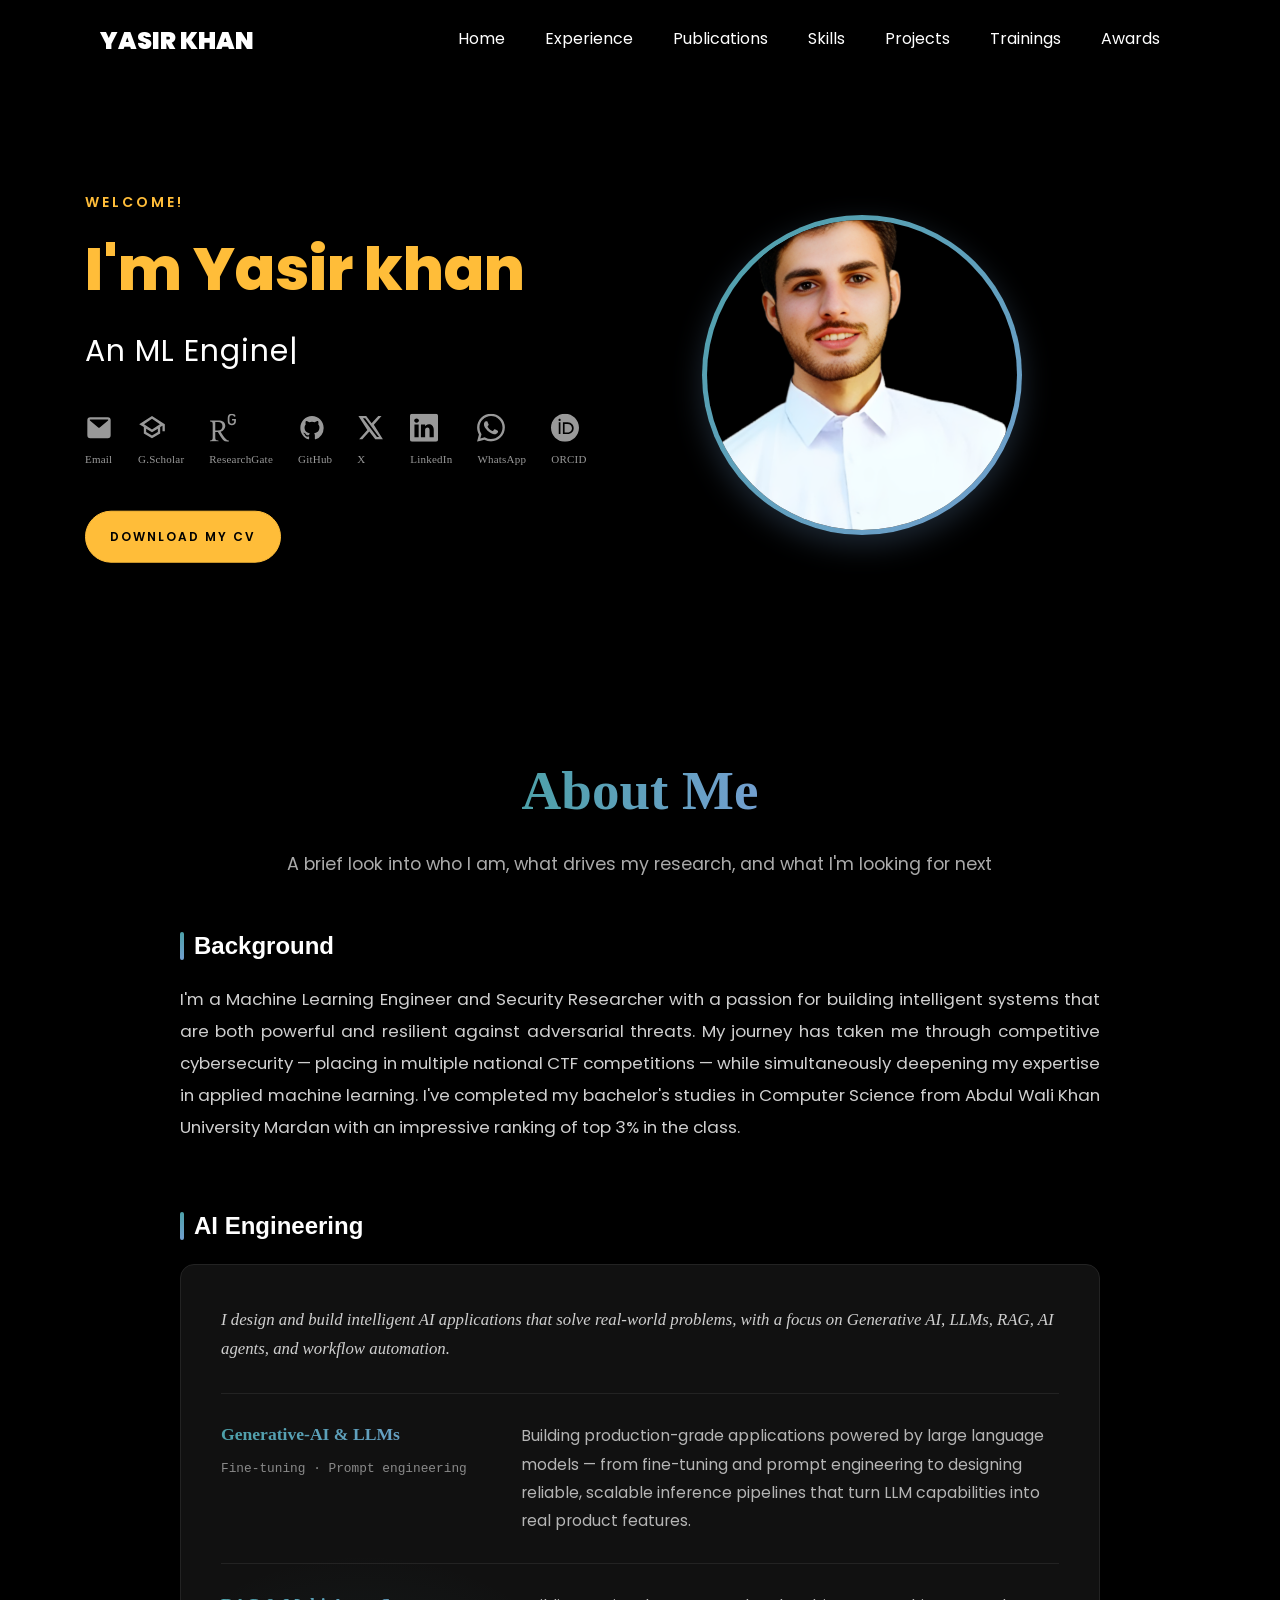
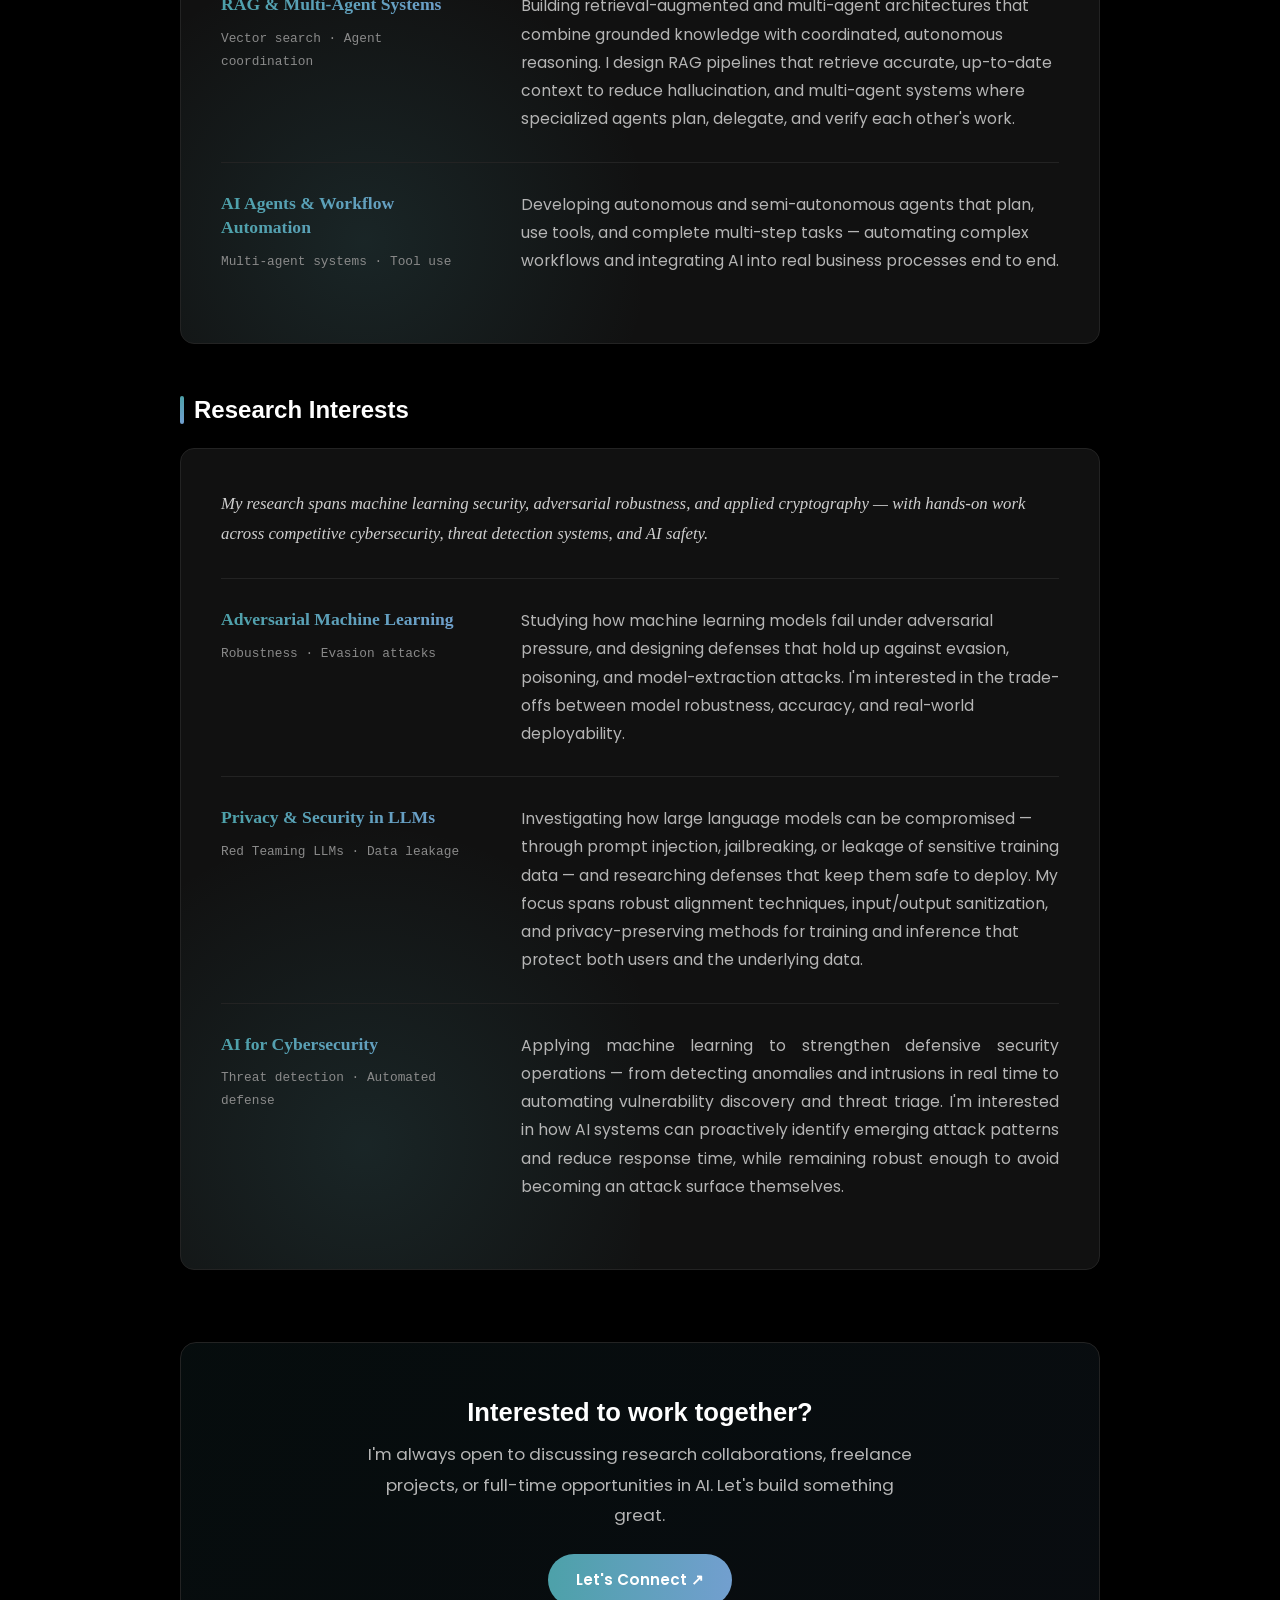
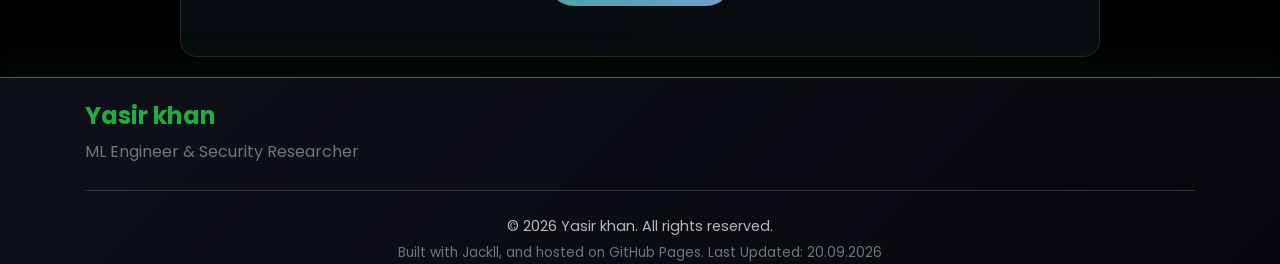
<file: index.html>
<!DOCTYPE html>
<html lang="en">
  <head>
    <title>Yasir Khan - Personal Portfolio</title>
    <meta charset="utf-8">
    <meta name="viewport" content="width=device-width, initial-scale=1, shrink-to-fit=no">

	
    
    <link href="https://fonts.googleapis.com/css?family=Poppins:100,200,300,400,500,600,700,800,900" rel="stylesheet">

    <link rel="stylesheet" href="css/open-iconic-bootstrap.min.css">
    <link rel="stylesheet" href="css/animate.css">
    
    <link rel="stylesheet" href="css/owl.carousel.min.css">
    <link rel="stylesheet" href="css/owl.theme.default.min.css">
    <link rel="stylesheet" href="css/magnific-popup.css">

    <link rel="stylesheet" href="css/aos.css">

    <link rel="stylesheet" href="css/ionicons.min.css">
    
    <link rel="stylesheet" href="css/flaticon.css">
    <link rel="stylesheet" href="css/icomoon.css">
    <link rel="stylesheet" href="css/style.css">

	
  </head>
  <body data-spy="scroll" data-target=".site-navbar-target" data-offset="300">
	  
	  
    <nav class="navbar navbar-expand-lg navbar-dark ftco_navbar ftco-navbar-light site-navbar-target" id="ftco-navbar">
	    <div class="container">
	      <a class="navbar-brand" href="index.html">Yasir khan</a>
	      <button class="navbar-toggler js-fh5co-nav-toggle fh5co-nav-toggle" type="button" data-toggle="collapse" data-target="#ftco-nav" aria-controls="ftco-nav" aria-expanded="false" aria-label="Toggle navigation">
	        <span class="oi oi-menu"></span> Menu
	      </button>

	      <div class="collapse navbar-collapse" id="ftco-nav">
	        <ul class="navbar-nav nav ml-auto">
	          <li class="nav-item"><a href="index.html" class="nav-link"><span>Home</span></a></li>
	          <li class="nav-item"><a href="experience.html" class="nav-link"><span>Experience</span></a></li>
	          <li class="nav-item"><a href="publications.html" class="nav-link"><span>Publications</span></a></li>
	          <li class="nav-item"><a href="skills.html" class="nav-link"><span>Skills</span></a></li>
	          <li class="nav-item"><a href="projects.html" class="nav-link"><span>Projects</span></a></li>
	          <li class="nav-item"><a href="trainings.html" class="nav-link"><span>Trainings</span></a></li>
	          <li class="nav-item"><a href="awards.html" class="nav-link"><span>Awards</span></a></li>
	        </ul>
	      </div>
	    </div>
	  </nav>
	  <section id="home-section" class="hero">
		  <div class="home-slider  owl-carousel">
	      <div class="slider-item ">
	      	<div class="overlay"></div>
	        <div class="container">
	          <div class="row d-flex flex-column flex-md-row-reverse no-gutters slider-text align-items-center justify-content-between" data-scrollax-parent="true">
  
  <div class="one-third d-flex justify-content-center align-items-center mb-5 mb-md-0">
    <div class="hero-profile-img-container">
      
      <img src="images/UpdatedPicture.png" alt="Yasir Khan" class="hero-profile-avatar">
    </div>
  </div>

  <div class="one-forth d-flex align-items-center ftco-animate" data-scrollax=" properties: { translateY: '70%' }">
    <div class="text">
        <span class="subheading">Welcome!</span>
        <h1 class="mb-4 mt-3"><span>I'm Yasir khan</span></h1>
        <p style="color: white;"><span class="typed" data-typed-items="An ML Engineer,A Security Researcher, A Mentor, A Programmer"></span><span class="typed-cursor typed-cursor--blink" aria-hidden="true"></span><span class="typed-cursor typed-cursor--blink" aria-hidden="true"></span></p>

        <div class="icon-bar">
  <a class="icon-item" href="mailto:imyasir.308@gmail.com">
    <svg viewBox="0 0 24 24"><path d="M2 5.5A2.5 2.5 0 0 1 4.5 3h15A2.5 2.5 0 0 1 22 5.5v13a2.5 2.5 0 0 1-2.5 2.5h-15A2.5 2.5 0 0 1 2 18.5v-13Zm2.2.3 7.13 6.06a1 1 0 0 0 1.3 0L19.8 5.8a.5.5 0 0 0-.32-.8H4.52a.5.5 0 0 0-.32.8Z"/></svg>
    <span>Email</span>
  </a>

  <a class="icon-item" href="https://scholar.google.com/citations?user=UYNC5c8AAAAJ&hl=en" target="_blank" rel="noopener noreferrer">
    <svg viewBox="0 0 24 24"><path d="M12 2 1 9l4 2.5V17l7 4 7-4v-5.5l2-1.25V15h2V9L12 2Zm0 2.4L18.8 9 12 13.6 5.2 9 12 4.4ZM7 12.8l5 3.1 5-3.1v2.9l-5 2.9-5-2.9v-2.9Z"/></svg>
    <span>G.Scholar</span>
  </a>

  <a class="icon-item" href="https://www.researchgate.net/profile/Yasir-Khan-85" target="_blank" rel="noopener noreferrer">
    <svg viewBox="0 0 24 24"><path d="M19.586 0c-.818 0-1.508.19-2.073.565-.563.377-.97.936-1.213 1.68a3.193 3.193 0 00-.112.437 8.365 8.365 0 00-.078.53 9 9 0 00-.05.727c-.01.282-.013.621-.013 1.016a31.121 31.123 0 00.014 1.017 9 9 0 00.05.727 7.946 7.946 0 00.077.53h-.005a3.334 3.334 0 00.113.438c.245.743.65 1.303 1.214 1.68.565.376 1.256.564 2.075.564.8 0 1.536-.213 2.105-.603.57-.39.94-.916 1.175-1.65.076-.235.135-.558.177-.93a10.9 10.9 0 00.043-1.207v-.82c0-.095-.047-.142-.14-.142h-3.064c-.094 0-.14.047-.14.141v.956c0 .094.046.14.14.14h1.666c.056 0 .084.03.084.086 0 .36 0 .62-.036.865-.038.244-.1.447-.147.606-.108.385-.348.664-.638.876-.29.212-.738.35-1.227.35-.545 0-.901-.15-1.21-.353-.306-.203-.517-.454-.67-.915a3.136 3.136 0 01-.147-.762 17.366 17.367 0 01-.034-.656c-.01-.26-.014-.572-.014-.939a26.401 26.403 0 01.014-.938 15.821 15.822 0 01.035-.656 3.19 3.19 0 01.148-.76 1.89 1.89 0 01.742-1.01c.344-.244.593-.352 1.137-.352.508 0 .815.096 1.144.303.33.207.528.492.764.925.047.094.111.118.198.07l1.044-.43c.075-.048.09-.115.042-.199a3.549 3.549 0 00-.466-.742 3 3 0 00-.679-.607 3.313 3.313 0 00-.903-.41A4.068 4.068 0 0019.586 0zM8.217 5.836c-1.69 0-3.036.086-4.297.086-1.146 0-2.291 0-3.007-.029v.831l1.088.2c.744.144 1.174.488 1.174 2.264v11.288c0 1.777-.43 2.12-1.174 2.263l-1.088.2v.832c.773-.029 2.12-.086 3.465-.086 1.29 0 2.951.057 3.667.086v-.831l-1.49-.2c-.773-.115-1.174-.487-1.174-2.264v-4.784c.688.057 1.29.057 2.206.057 1.748 3.123 3.41 5.472 4.355 6.56.86 1.032 2.177 1.691 3.839 1.691.487 0 1.003-.086 1.318-.23v-.744c-1.031 0-2.063-.716-2.808-1.518-1.26-1.376-2.95-3.582-4.355-6.074 2.32-.545 4.04-2.722 4.04-4.9 0-3.208-2.492-4.698-5.758-4.698zm-.515 1.29c2.406 0 3.839 1.26 3.839 3.552 0 2.263-1.547 3.782-4.097 3.782-.974 0-1.404-.03-2.063-.086v-7.19c.66-.059 1.547-.059 2.32-.059z"/></svg>
    <span>ResearchGate</span>
  </a>

  <a class="icon-item" href="https://github.com/YasirISkhan" target="_blank" rel="noopener noreferrer">
    <svg viewBox="0 0 24 24"><path d="M12 2C6.48 2 2 6.58 2 12.25c0 4.53 2.87 8.37 6.84 9.73.5.1.68-.22.68-.49 0-.24-.01-1.04-.01-1.89-2.78.62-3.37-1.21-3.37-1.21-.46-1.19-1.11-1.51-1.11-1.51-.91-.64.07-.63.07-.63 1 .07 1.53 1.05 1.53 1.05.89 1.56 2.34 1.11 2.91.85.09-.66.35-1.11.63-1.37-2.22-.26-4.56-1.14-4.56-5.07 0-1.12.39-2.03 1.03-2.75-.1-.26-.45-1.31.1-2.72 0 0 .84-.28 2.75 1.05a9.3 9.3 0 0 1 5 0c1.91-1.33 2.75-1.05 2.75-1.05.55 1.41.2 2.46.1 2.72.64.72 1.03 1.63 1.03 2.75 0 3.94-2.35 4.8-4.58 5.06.36.32.68.94.68 1.9 0 1.37-.01 2.47-.01 2.81 0 .27.18.6.69.49A10.26 10.26 0 0 0 22 12.25C22 6.58 17.52 2 12 2Z"/></svg>
    <span>GitHub</span>
  </a>

  <a class="icon-item" href="https://x.com/Yasirkhan___" target="_blank" rel="noopener noreferrer">
    <svg viewBox="0 0 24 24"><path d="M18.24 2H21l-6.56 7.5L22.2 22h-6.54l-5.12-6.7L4.6 22H1.83l7.02-8.03L1.2 2h6.7l4.63 6.13L18.24 2Zm-1.14 18h1.83L7.02 3.9H5.06L17.1 20Z"/></svg>
    <span>X</span>
  </a>

  <!-- LinkedIn -->
<a class="icon-item" href="https://www.linkedin.com/in/yasir-khan308" target="_blank" rel="noopener noreferrer">
    <svg viewBox="0 0 16 16"><path d="M0 1.146C0 .513.526 0 1.175 0h13.65C15.474 0 16 .513 16 1.146v13.708c0 .633-.526 1.146-1.175 1.146H1.175C.526 16 0 15.487 0 14.854zm4.943 12.248V6.169H2.542v7.225zm-1.2-8.212c.837 0 1.358-.554 1.358-1.248-.015-.709-.52-1.248-1.342-1.248S2.4 3.226 2.4 3.934c0 .694.521 1.248 1.327 1.248zm4.908 8.212V9.359c0-.216.016-.432.08-.586.173-.431.568-.878 1.232-.878.869 0 1.216.662 1.216 1.634v3.865h2.401V9.25c0-2.22-1.184-3.252-2.764-3.252-1.274 0-1.845.7-2.165 1.193v.025h-.016l.016-.025V6.169h-2.4c.03.678 0 7.225 0 7.225z"/></svg>
    <span>LinkedIn</span>
  </a>

<!-- WhatsApp -->
<a class="icon-item" href="https://wa.me/+966531493948" target="_blank" rel="noopener noreferrer">
    <svg viewBox="0 0 16 16"><path d="M13.601 2.326A7.85 7.85 0 0 0 7.994 0C3.627 0 .068 3.558.064 7.926c0 1.399.366 2.76 1.057 3.965L0 16l4.204-1.102a7.9 7.9 0 0 0 3.79.965h.004c4.368 0 7.926-3.558 7.93-7.93A7.9 7.9 0 0 0 13.6 2.326zM7.994 14.521a6.6 6.6 0 0 1-3.356-.92l-.24-.144-2.494.654.666-2.433-.156-.251a6.56 6.56 0 0 1-1.007-3.505c0-3.626 2.957-6.584 6.591-6.584a6.56 6.56 0 0 1 4.66 1.931 6.56 6.56 0 0 1 1.928 4.66c-.004 3.639-2.961 6.592-6.592 6.592m3.615-4.934c-.197-.099-1.17-.578-1.353-.646-.182-.065-.315-.099-.445.099-.133.197-.513.646-.627.775-.114.133-.232.148-.43.05-.197-.1-.836-.308-1.592-.985-.59-.525-.985-1.175-1.103-1.372-.114-.198-.011-.304.088-.403.087-.088.197-.232.296-.346.1-.114.133-.198.198-.33.065-.134.034-.248-.015-.347-.05-.099-.445-1.076-.612-1.47-.16-.389-.323-.335-.445-.34-.114-.007-.247-.007-.38-.007a.73.73 0 0 0-.529.247c-.182.198-.691.677-.691 1.654s.71 1.916.81 2.049c.098.133 1.394 2.132 3.383 2.992.47.205.84.326 1.129.418.475.152.904.129 1.246.08.38-.058 1.171-.48 1.338-.943.164-.464.164-.86.114-.943-.049-.084-.182-.133-.38-.232"/></svg>
    <span>WhatsApp</span>
  </a>

  <a class="icon-item" href="https://orcid.org/0009-0001-9993-2574" target="_blank" rel="noopener noreferrer">
    <svg viewBox="0 0 32 32"><path d="M16 0C7.161 0 0 7.161 0 16s7.161 16 16 16 16-7.161 16-16S24.839 0 16 0zM9.823 5.839c.704 0 1.265.573 1.265 1.26 0 .688-.561 1.265-1.265 1.265a1.268 1.268 0 01-1.26-1.265c0-.697.563-1.26 1.26-1.26zm-.959 4.046h1.923v13.391H8.864zm4.751 0h5.197c4.948 0 7.125 3.541 7.125 6.703 0 3.439-2.687 6.699-7.099 6.699h-5.224zm1.921 1.74v9.927h3.063c4.365 0 5.365-3.312 5.365-4.964 0-2.687-1.713-4.963-5.464-4.963z"/></svg>
    <span>ORCID</span>
  </a>

</div>
        <p><a href="images/Yasir-Khan-CV.pdf" class="btn btn-primary py-3 px-4" target="_blank" rel="noopener noreferrer">Download my CV</a></p>
    </div>
  </div>
</div>
	</div>
	</div>
    </section>

    <section class="ftco-section" id="about-section" style="padding-top: 0px; padding-bottom: 20px;">
  <div class="container">

    <!-- Heading -->
    <div class="row justify-content-center pb-0">
      <div class="col-md-10 heading-section text-center ftco-animate">
        <h2 class="mb-3" style="font-family: Georgia, 'Times New Roman', serif; !important; font-weight: 700; background: linear-gradient(90deg, #4da1a9 0%, #729fcf 100%); -webkit-background-clip: text; -webkit-text-fill-color: transparent; display: inline-block;">About Me</h2>
        <p class="mb-5" style="font-size: 1.1rem; color: #aaaaaa;">A brief look into who I am, what drives my research, and what I'm looking for next</p>
      </div>
    </div>

    <!-- Background -->
    <div class="row justify-content-center ftco-animate">
      <div class="col-lg-10">
        <h4 class="about-subhead">Background</h4>
        <p style="font-size: 1.05rem; line-height: 1.9; color: #cfcfcf; text-align: justify;">
          I'm a Machine Learning Engineer and Security Researcher with a passion for building intelligent
          systems that are both powerful and resilient against adversarial threats. My journey has taken me
          through competitive cybersecurity — placing in multiple national CTF competitions — while
          simultaneously deepening my expertise in applied machine learning. I've completed my bachelor's studies in Computer Science
          from Abdul Wali Khan University Mardan with an impressive ranking of top 3% in the class.
        </p>
      </div>
    </div>

    <!-- AI Engineering -->
<div class="row justify-content-center mt-5 ftco-animate">
  <div class="col-lg-10">
    <h4 class="about-subhead">AI Engineering</h4>

    <div class="research-section">
      <div class="research-intro">
        I design and build intelligent AI applications that solve real-world problems, with a focus on
        Generative AI, LLMs, RAG, AI agents, and workflow automation.
      </div>

      <div class="research-list">

        <div class="research-item">
          <div class="research-label">
            <h3>Generative-AI &amp; LLMs</h3>
            <p class="research-tags">Fine-tuning · Prompt engineering</p>
          </div>
          <div class="research-desc">
            Building production-grade applications powered by large language models — from fine-tuning
            and prompt engineering to designing reliable, scalable inference pipelines that turn LLM
            capabilities into real product features.
          </div>
        </div>

        <div class="research-item">
          <div class="research-label">
            <h3>RAG &amp; Multi-Agent Systems</h3>
            <p class="research-tags">Vector search · Agent coordination</p>
          </div>
          <div class="research-desc">
            Building retrieval-augmented and multi-agent architectures that combine grounded knowledge with
            coordinated, autonomous reasoning. I design RAG pipelines that retrieve accurate, up-to-date context
            to reduce hallucination, and multi-agent systems where specialized agents plan, delegate, and verify
            each other's work.
          </div>
        </div>

        <div class="research-item">
          <div class="research-label">
            <h3>AI Agents &amp; Workflow Automation</h3>
            <p class="research-tags">Multi-agent systems · Tool use</p>
          </div>
          <div class="research-desc">
            Developing autonomous and semi-autonomous agents that plan, use tools, and complete
            multi-step tasks — automating complex workflows and integrating AI into real business
            processes end to end.
          </div>
        </div>

      </div>
    </div>

  </div>
</div>

    <!-- Research Interests -->
    <div class="row justify-content-center mt-5 ftco-animate">
      <div class="col-lg-10">
        <h4 class="about-subhead">Research Interests</h4>

        <div class="research-section">
          <div class="research-intro">
            My research spans machine learning security, adversarial robustness, and applied cryptography —
            with hands-on work across competitive cybersecurity, threat detection systems, and AI safety.
          </div>

          <div class="research-list">

            <div class="research-item">
              <div class="research-label">
                <h3>Adversarial Machine Learning</h3>
                <p class="research-tags">Robustness · Evasion attacks</p>
              </div>
              <div class="research-desc">
                Studying how machine learning models fail under adversarial pressure, and designing defenses
                that hold up against evasion, poisoning, and model-extraction attacks. I'm interested in the
                trade-offs between model robustness, accuracy, and real-world deployability.
              </div>
            </div>

            <div class="research-item">
              <div class="research-label">
                <h3>Privacy &amp; Security in LLMs</h3>
                <p class="research-tags">Red Teaming LLMs · Data leakage</p>
              </div>
              <div class="research-desc">
                Investigating how large language models can be compromised — through prompt injection, jailbreaking,
                or leakage of sensitive training data — and researching defenses that keep them safe to deploy. My
                focus spans robust alignment techniques, input/output sanitization, and privacy-preserving methods for
                training and inference that protect both users and the underlying data.
              </div>
            </div>

            <div class="research-item">
              <div class="research-label">
                <h3>AI for Cybersecurity</h3>
                <p class="research-tags">Threat detection · Automated defense</p>
              </div>
              <div class="research-desc" style=" text-align: justify;">
                Applying machine learning to strengthen defensive security operations — from detecting anomalies and
                intrusions in real time to automating vulnerability discovery and threat triage. I'm interested in how
                AI systems can proactively identify emerging attack patterns and reduce response time, while remaining
                robust enough to avoid becoming an attack surface themselves.
              </div>
            </div>

          </div>
        </div>

      </div>
    </div>

    <!-- Call to Action -->
    <div class="row justify-content-center mt-5 pt-4">
      <div class="col-md-10">
        <div class="cta-banner ftco-animate">
          <h3 class="mb-2">Interested to work together?</h3>
          <p class="mb-4">
            I'm always open to discussing research collaborations, freelance projects, or full-time
            opportunities in AI. Let's build something great.
          </p>
          <a href="mailto:imyasir.308@gmail.com" class="cta-btn">Let's Connect ↗</a>
        </div>
      </div>
    </div>

  </div>
</section>


    <footer class="ftco-footer ftco-section highlighted-footer pb-0">
      <div class="container">
        <div class="row mb-0">
          <div class="col-md">

          </div>
          <div class="col-md">

          </div>
        </div>
        <div class="row">
  <div class="col-md-12">
    <div class="d-flex flex-column flex-md-row justify-content-between align-items-center mb-4">

      <div class="text-center text-md-left mb-3 mb-md-0">
        <h3 class="text-success font-weight-bold mb-1" style="font-size: 1.5rem;">Yasir khan</h3>
        <p class="text-muted mb-0" style="font-size: 1rem;">ML Engineer & Security Researcher</p>
      </div>
    </div>
    <hr style="border-top: 1px solid #333;" class="my-4">

    <div class="text-center text-muted" style="font-size: 0.9rem; line-height: 1.6;">
      <p class="mb-1">
        &copy; <script>document.write(new Date().getFullYear());</script> Yasir khan. All rights reserved.
      </p>
      <p class="mb-0 text-secondary" style="font-size: 0.85rem;">
        Built with Jackll, and hosted on GitHub Pages. Last Updated: 20.09.2026
      </p>
    </div>

  </div>
</div>

      </div>
    </footer>
    
  <!-- loader -->
  <div id="ftco-loader" class="show fullscreen"><svg class="circular" width="48px" height="48px"><circle class="path-bg" cx="24" cy="24" r="22" fill="none" stroke-width="4" stroke="#eeeeee"/><circle class="path" cx="24" cy="24" r="22" fill="none" stroke-width="4" stroke-miterlimit="10" stroke="#F96D00"/></svg></div>


  <script src="js/jquery.min.js"></script>
  <script src="js/jquery-migrate-3.0.1.min.js"></script>
  <script src="js/popper.min.js"></script>
  <script src="js/bootstrap.min.js"></script>
  <script src="js/jquery.easing.1.3.js"></script>
  <script src="js/jquery.waypoints.min.js"></script>
  <script src="js/jquery.stellar.min.js"></script>
  <script src="js/owl.carousel.min.js"></script>
  <script src="js/jquery.magnific-popup.min.js"></script>
  <script src="js/aos.js"></script>
  <script src="js/jquery.animateNumber.min.js"></script>
  <script src="js/scrollax.min.js"></script>
  <script src="js/typed.umd.js"></script>
  <script src="js/main.js"></script>
    
  </body>
</html>
</file>
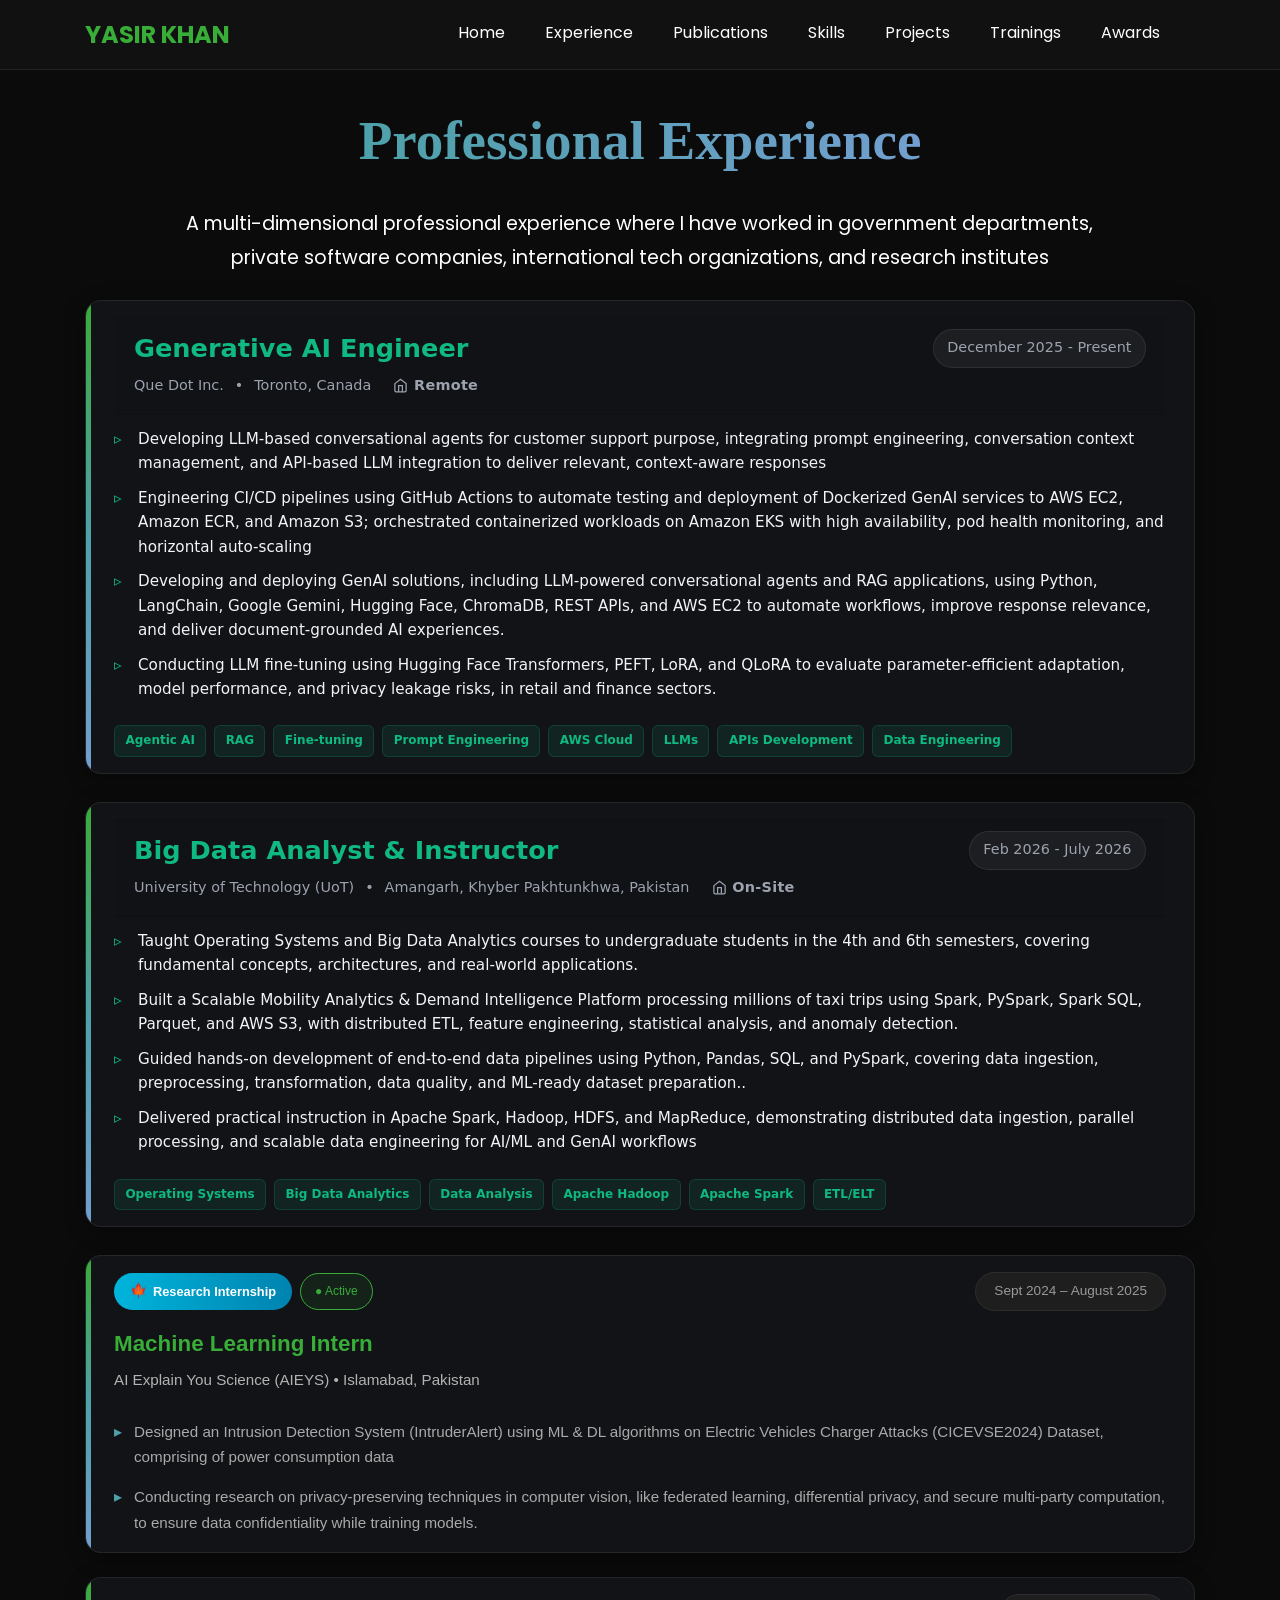
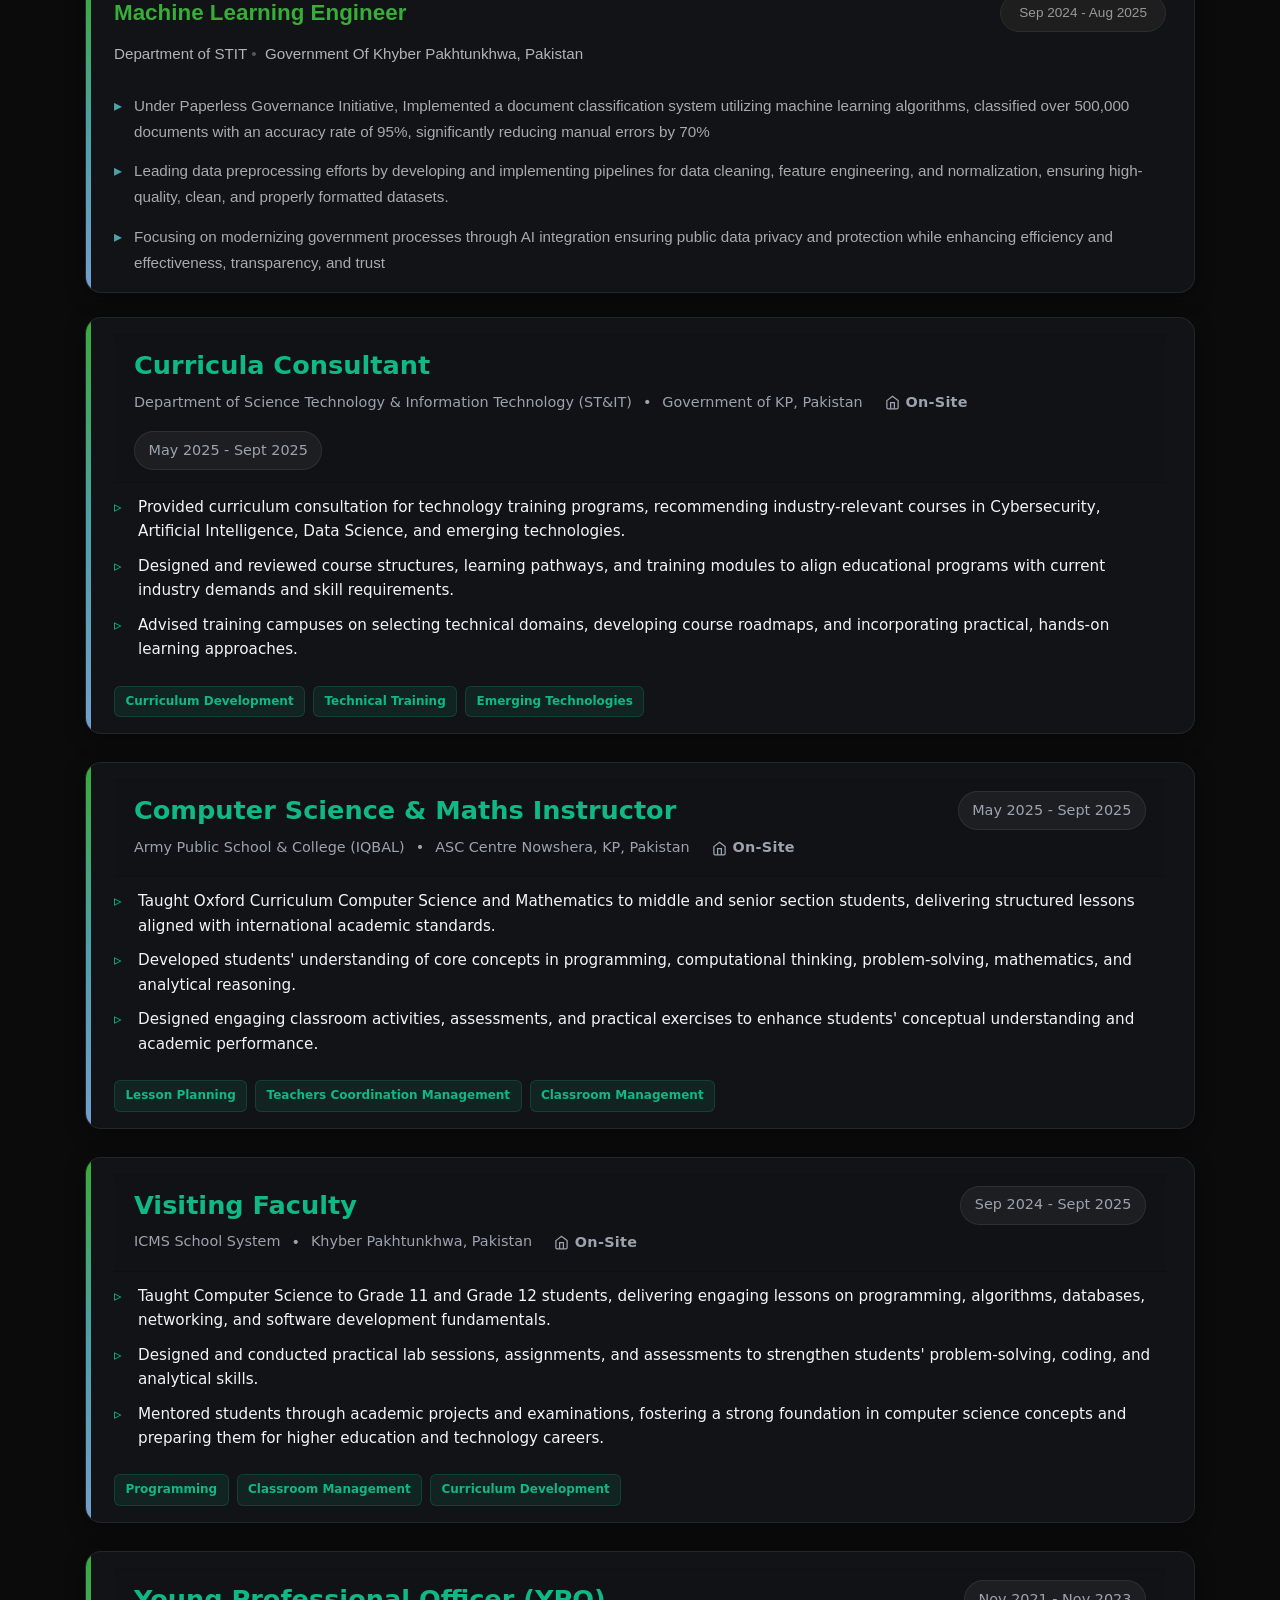
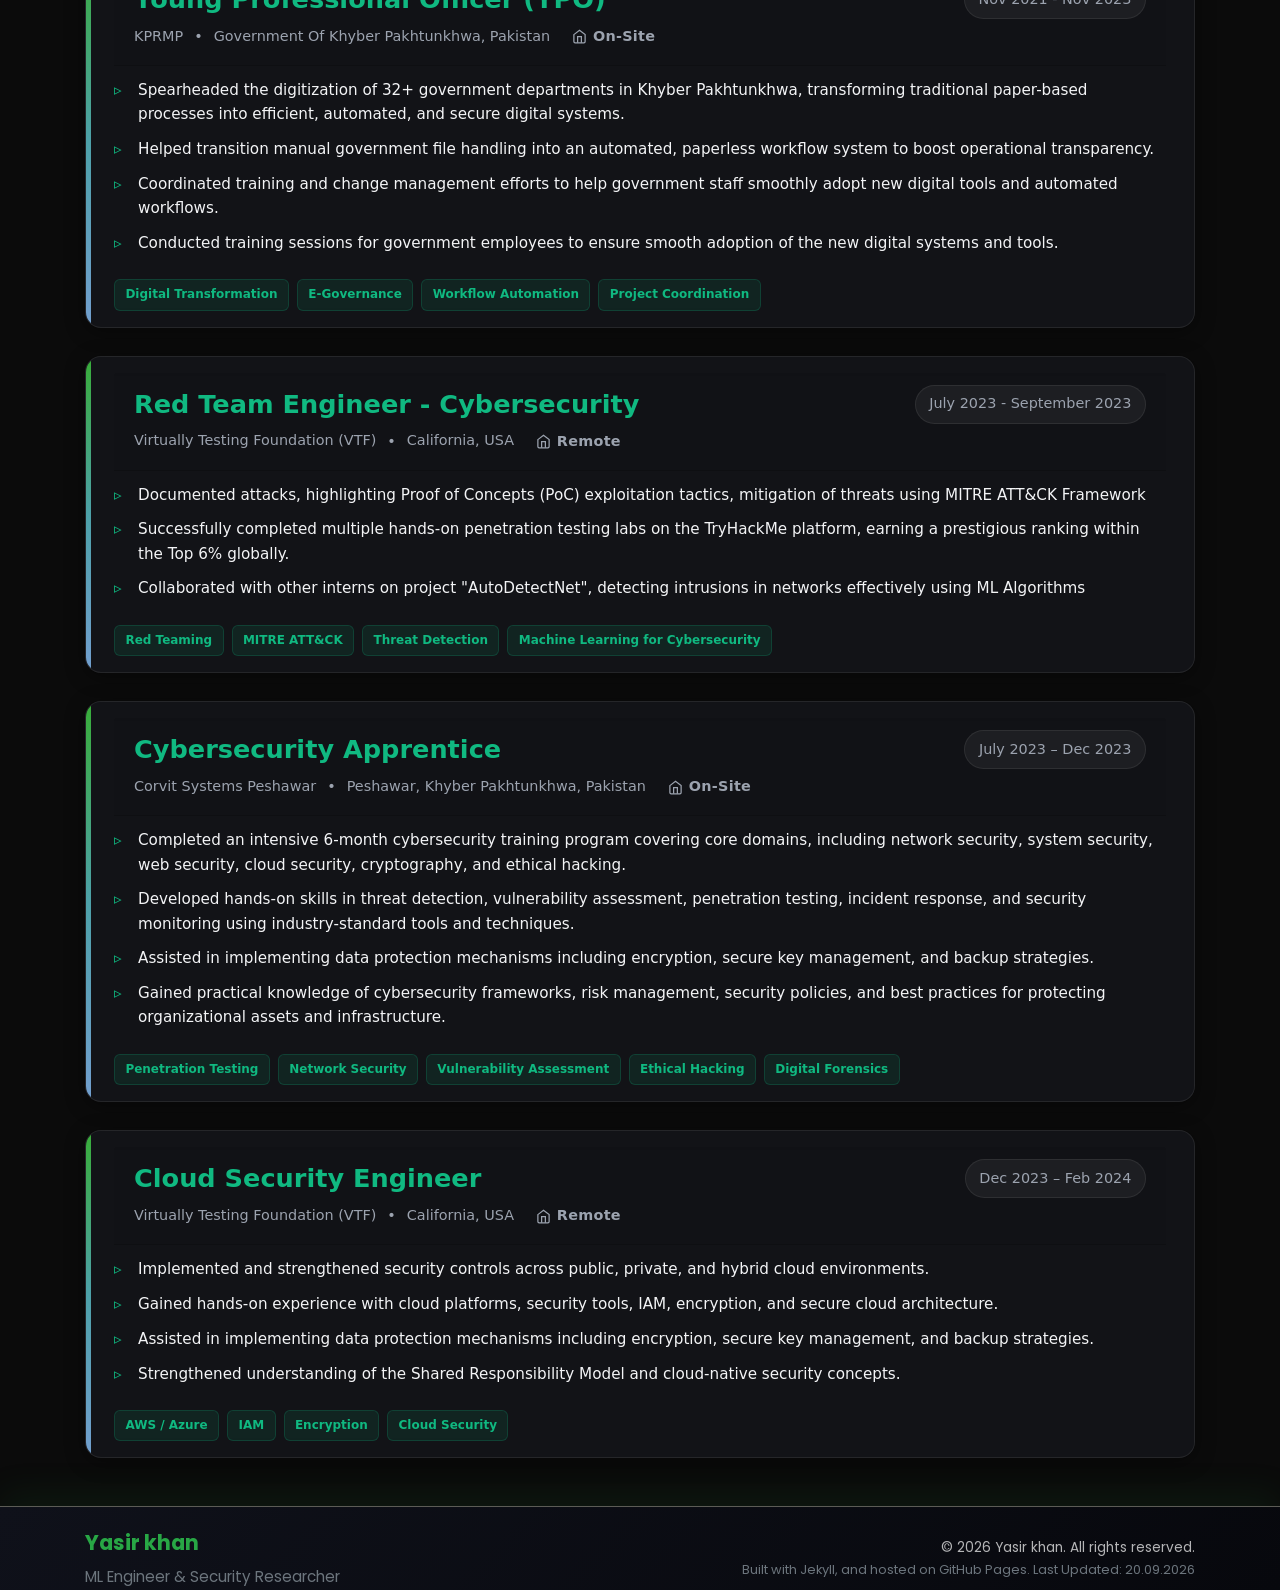
<file: experience.html>
<!DOCTYPE html>
<html lang="en">
<head>
  <meta charset="UTF-8">
  <meta name="viewport" content="width=device-width, initial-scale=1.0">
  <title>Experience</title>
  
  <link href="https://cdn.jsdelivr.net/npm/bootstrap@5.3.0/dist/css/bootstrap.min.css" rel="stylesheet">
  
  <link rel="stylesheet" href="F:\Becoming MASTER\Portfolio\clark-master\clark-master\css\style.css">
  <link href="https://fonts.googleapis.com/css?family=Poppins:100,200,300,400,500,600,700,800,900" rel="stylesheet">

    <link rel="stylesheet" href="css/open-iconic-bootstrap.min.css">
    <link rel="stylesheet" href="css/animate.css">
    
    <link rel="stylesheet" href="css/owl.carousel.min.css">
    <link rel="stylesheet" href="css/owl.theme.default.min.css">
    <link rel="stylesheet" href="css/magnific-popup.css">

    <link rel="stylesheet" href="css/aos.css">

    <link rel="stylesheet" href="css/ionicons.min.css">
    
    <link rel="stylesheet" href="css/flaticon.css">
    <link rel="stylesheet" href="css/icomoon.css">
    <link rel="stylesheet" href="css/style.css">
</head>
<body style="background-color: #0b0b0b; color: #ffffff;">

  <nav class="navbar navbar-expand-lg navbar-dark" style="background-color: #111111; border-bottom: 1px solid #222;">
    <div class="container">
      <a class="navbar-brand" href="index.html" style="font-weight: 700; color: #38ad38;">Yasir khan</a>
      <button class="navbar-toggler" type="button" data-bs-toggle="collapse" data-bs-target="#navbarNav">
        <span class="navbar-toggler-icon"></span>
      </button>
      <nav class="navbar navbar-expand-lg navbar-dark ftco_navbar ftco-navbar-light site-navbar-target" id="ftco-navbar">
	    <div class="container">
	      
	      <button class="navbar-toggler js-fh5co-nav-toggle fh5co-nav-toggle" type="button" data-toggle="collapse" data-target="#ftco-nav" aria-controls="ftco-nav" aria-expanded="false" aria-label="Toggle navigation">
	        <span class="oi oi-menu"></span> Menu
	      </button>

	      <div class="collapse navbar-collapse" id="ftco-nav">
	        <ul class="navbar-nav nav ml-auto">
	          <li class="nav-item"><a href="index.html" class="nav-link"><span>Home</span></a></li>
	          <li class="nav-item"><a href="experience.html" class="nav-link"><span>Experience</span></a></li>
	          <li class="nav-item"><a href="publications.html" class="nav-link"><span>Publications</span></a></li>
	          <li class="nav-item"><a href="skills.html" class="nav-link"><span>Skills</span></a></li>
	          <li class="nav-item"><a href="projects.html" class="nav-link"><span>Projects</span></a></li>
	          <li class="nav-item"><a href="trainings.html" class="nav-link"><span>Trainings</span></a></li>
	          <li class="nav-item"><a href="awards.html" class="nav-link"><span>Awards</span></a></li>
	        </ul>
	      </div>
	    </div>
	  </nav>
    </div>
  </nav>

  <section class="ftco-section ftco-no-pb" id="experience-section" style="padding-top: 30px !important;">
    	<div class="container">

    		<div class="row justify-content-center pb-0">
          <div class="col-md-10 heading-section text-center ftco-animate">
            <h2 class="mb-4" style="font-family: Georgia, 'Times New Roman', serif; !important; font-weight: 700; background: linear-gradient(90deg, #4da1a9 0%, #729fcf 100%); -webkit-background-clip: text; -webkit-text-fill-color: transparent; display: inline-block;">Professional Experience</h2>
            <p class="mb-4 text-center" style="font-size: 1.20rem;">A multi-dimensional professional experience where I have worked in government departments, private software companies, international tech organizations, and research institutes</p>
          </div>
        </div> 

        <div class="row">
    			<div class="col-md-12">
            <div class="experience-card">
  <div class="card-header">
    <div class="title-group">
      <h3 class="role-title"> Generative AI Engineer</h3>
      <p class="company-info">
        <span class="company"> Que Dot Inc. </span>
        <span class="dot">•</span>
        <span class="location">Toronto, Canada</span>
        <span class="work-mode-badge remote">
        <svg class="badge-icon" viewBox="0 0 24 24" fill="none" stroke="currentColor" stroke-width="2">
          <path d="M3 9l9-7 9 7v11a2 2 0 0 1-2 2H5a2 2 0 0 1-2-2z"></path>
          <polyline points="9 22 9 12 15 12 15 22"></polyline>
        </svg>
        Remote
      </span>
      </p>
    </div>
    <span class="date-badge">December 2025 - Present</span>
  </div>

  <ul class="highlights-list">
    <li>Developing LLM-based conversational agents for customer support purpose, integrating prompt engineering, conversation context management, and API-based LLM integration to deliver relevant, context-aware responses</li>
    <li>Engineering CI/CD pipelines using GitHub Actions to automate testing and deployment of Dockerized GenAI services to AWS EC2, Amazon ECR, and Amazon S3; orchestrated containerized workloads on Amazon EKS with high availability, pod health monitoring, and horizontal auto-scaling</li>
    <li>Developing and deploying GenAI solutions, including LLM-powered conversational agents and RAG applications, using Python, LangChain, Google Gemini, Hugging Face, ChromaDB, REST APIs, and AWS EC2 to automate workflows, improve response relevance, and deliver document-grounded AI experiences.</li>
    <li>Conducting LLM fine-tuning using Hugging Face Transformers, PEFT, LoRA, and QLoRA to evaluate parameter-efficient adaptation, model performance, and privacy leakage risks, in retail and finance sectors.</li>
  </ul>
  <div class="skills-tags">
    <span>Agentic AI</span>
    <span>RAG</span>
     <span>Fine-tuning</span>
     <span>Prompt Engineering</span>
     <span>AWS Cloud</span>
     <span>LLMs</span>
     <span>APIs Development</span>
     <span>Data Engineering</span>
  </div>
</div>
        
        
    		<div class="row">
    			<div class="col-md-12">
            <div class="experience-card">
              <div class="card-header">
                <div class="title-group">
      <h3 class="role-title"> Big Data Analyst & Instructor</h3>
      <p class="company-info">
        <span class="company"> University of Technology (UoT)</span>
        <span class="dot">•</span>
        <span class="location">Amangarh, Khyber Pakhtunkhwa, Pakistan</span>
        <span class="work-mode-badge remote">
        <svg class="badge-icon" viewBox="0 0 24 24" fill="none" stroke="currentColor" stroke-width="2">
          <path d="M3 9l9-7 9 7v11a2 2 0 0 1-2 2H5a2 2 0 0 1-2-2z"></path>
          <polyline points="9 22 9 12 15 12 15 22"></polyline>
        </svg>
        On-Site
      </span>
      </p>
    </div>
    <span class="date-badge">Feb 2026 - July 2026</span>
  </div>

  <ul class="highlights-list">
    <li>Taught Operating Systems and Big Data Analytics courses to undergraduate students in the 4th and 6th semesters, covering fundamental concepts, architectures, and real-world applications.</li>
    <li>Built a Scalable Mobility Analytics & Demand Intelligence Platform processing millions of taxi trips using Spark, PySpark, Spark SQL, Parquet, and AWS S3, with distributed ETL, feature engineering, statistical analysis, and anomaly detection.</li>
    <li>Guided hands-on development of end-to-end data pipelines using Python, Pandas, SQL, and PySpark, covering data ingestion, preprocessing, transformation, data quality, and ML-ready dataset preparation..</li>
    <li>Delivered practical instruction in Apache Spark, Hadoop, HDFS, and MapReduce, demonstrating distributed data ingestion, parallel processing, and scalable data engineering for AI/ML and GenAI workflows</li>
  </ul>
  <div class="skills-tags">
    <span>Operating Systems</span>
    <span>Big Data Analytics</span>
     <span>Data Analysis</span>
     <span>Apache Hadoop</span>
     <span>Apache Spark</span>
     <span>ETL/ELT</span>
  </div>
</div>


					<div class="experience-card position-relative mb-4">
  <div class="d-flex flex-column flex-md-row justify-content-between align-items-start align-items-md-center mb-3">
    <div class="d-flex flex-wrap gap-2 mb-2 mb-md-0">
      <span class="badge-pill-program">
        <span class="flag-icon">🍁</span> Research Internship
      </span>
      <span class="badge-pill-active">● Active</span>
    </div>
    
    <div class="date-pill-container">
      Sept 2024 – August 2025
    </div>
  </div>

  <h3 class="experience-role-title">Machine Learning Intern</h3>
  
  <p class="experience-location">
    AI Explain You Science (AIEYS) • Islamabad, Pakistan <span class="location-separator"></span>
  </p>

  <ul class="experience-bullet-list">
    <li>
      <strong class="text-white-emp"></strong>Designed an Intrusion Detection System (IntruderAlert) using ML & DL algorithms on Electric Vehicles Charger Attacks (CICEVSE2024) Dataset, comprising of power consumption data
    </li>
    <li>
      Conducting research on privacy-preserving techniques in computer vision, like federated learning, differential privacy, and secure multi-party computation, to ensure data confidentiality while training models.
    </li>
  </ul>
</div>

    
    <div class="experience-card position-relative mb-4">
  <!-- Top Row: Role Title on Left, Date Box on Right -->
  <div class="d-flex flex-column flex-md-row justify-content-between align-items-start align-items-md-center mb-2">
    <h3 class="experience-role-title mb-2 mb-md-0">Machine Learning Engineer </h3>
    
    <div class="date-pill-container">
      Sep 2024 - Aug 2025
    </div>
  </div>

  <!-- Institution / Location Details -->
  <p class="experience-location">
    Department of STIT<span class="location-separator">•</span> Government Of Khyber Pakhtunkhwa, Pakistan
  </p>

  <!-- Key Achievement Bullet Points -->
  <ul class="experience-bullet-list">
    <li>
        Under Paperless Governance Initiative, Implemented a document classification system utilizing machine learning algorithms, classified over 500,000 documents with an accuracy rate of 95%, significantly reducing manual errors by 70%	
    </li>
    <li>
	Leading data preprocessing efforts by developing and implementing pipelines for data cleaning, feature engineering, and normalization, ensuring high-quality, clean, and properly formatted datasets.
	</li>
    <li>
Focusing on modernizing government processes through AI integration ensuring public data privacy and protection while enhancing efficiency and effectiveness, transparency, and trust	</li>
  </ul>
</div>

<div class="experience-card">
  <div class="card-header">
    <div class="title-group">
      <h3 class="role-title">Curricula Consultant</h3>
      <p class="company-info">
        <span class="company"> Department of Science Technology & Information Technology (ST&IT)</span>
        <span class="dot">•</span>
        <span class="location">Government of KP, Pakistan</span>
        <span class="work-mode-badge remote">
        <svg class="badge-icon" viewBox="0 0 24 24" fill="none" stroke="currentColor" stroke-width="2">
          <path d="M3 9l9-7 9 7v11a2 2 0 0 1-2 2H5a2 2 0 0 1-2-2z"></path>
          <polyline points="9 22 9 12 15 12 15 22"></polyline>
        </svg>
        On-Site
      </span>
      </p>
    </div>
    <span class="date-badge">May 2025 - Sept 2025</span>
  </div>

  <ul class="highlights-list">
    <li>Provided curriculum consultation for technology training programs, recommending industry-relevant courses in Cybersecurity, Artificial Intelligence, Data Science, and emerging technologies.</li>
    <li>Designed and reviewed course structures, learning pathways, and training modules to align educational programs with current industry demands and skill requirements.</li>
    <li>Advised training campuses on selecting technical domains, developing course roadmaps, and incorporating practical, hands-on learning approaches.</li>
  </ul>

  <div class="skills-tags">
    <span>Curriculum Development</span>
    <span>Technical Training</span>
     <span>Emerging Technologies</span>
  </div>
</div>



<div class="experience-card">
  <div class="card-header">
    <div class="title-group">
      <h3 class="role-title">Computer Science & Maths Instructor</h3>
      <p class="company-info">
        <span class="company"> Army Public School & College (IQBAL)</span>
        <span class="dot">•</span>
        <span class="location">ASC Centre Nowshera, KP, Pakistan</span>
        <span class="work-mode-badge remote">
        <svg class="badge-icon" viewBox="0 0 24 24" fill="none" stroke="currentColor" stroke-width="2">
          <path d="M3 9l9-7 9 7v11a2 2 0 0 1-2 2H5a2 2 0 0 1-2-2z"></path>
          <polyline points="9 22 9 12 15 12 15 22"></polyline>
        </svg>
        On-Site
      </span>
      </p>
    </div>
    <span class="date-badge">May 2025 - Sept 2025</span>
  </div>

  <ul class="highlights-list">
    <li>Taught Oxford Curriculum Computer Science and Mathematics to middle and senior section students, delivering structured lessons aligned with international academic standards.</li>
    <li>Developed students' understanding of core concepts in programming, computational thinking, problem-solving, mathematics, and analytical reasoning.</li>
    <li>Designed engaging classroom activities, assessments, and practical exercises to enhance students' conceptual understanding and academic performance.</li>
  </ul>

  <div class="skills-tags">
    <span>Lesson Planning</span>
    <span>Teachers Coordination Management</span>
     <span>Classroom Management</span>
  </div>
</div>

<div class="experience-card">
  <div class="card-header">
    <div class="title-group">
      <h3 class="role-title">Visiting Faculty</h3>
      <p class="company-info">
        <span class="company"> ICMS School System</span>
        <span class="dot">•</span>
        <span class="location">Khyber Pakhtunkhwa, Pakistan</span>
        <span class="work-mode-badge remote">
        <svg class="badge-icon" viewBox="0 0 24 24" fill="none" stroke="currentColor" stroke-width="2">
          <path d="M3 9l9-7 9 7v11a2 2 0 0 1-2 2H5a2 2 0 0 1-2-2z"></path>
          <polyline points="9 22 9 12 15 12 15 22"></polyline>
        </svg>
        On-Site
      </span>
      </p>
    </div>
    <span class="date-badge">Sep 2024 - Sept 2025</span>
  </div>

  <ul class="highlights-list">
    <li>Taught Computer Science to Grade 11 and Grade 12 students, delivering engaging lessons on programming, algorithms, databases, networking, and software development fundamentals.</li>
    <li>Designed and conducted practical lab sessions, assignments, and assessments to strengthen students' problem-solving, coding, and analytical skills.</li>
    <li>Mentored students through academic projects and examinations, fostering a strong foundation in computer science concepts and preparing them for higher education and technology careers.</li>
  </ul>

  <div class="skills-tags">
    <span>Programming</span>
    <span>Classroom Management</span>
    <span>Curriculum Development</span>
  </div>
</div>


<div class="experience-card">
  <div class="card-header">
    <div class="title-group">
      <h3 class="role-title">Young Professional Officer (YPO)</h3>
      <p class="company-info">
        <span class="company"> KPRMP</span>
        <span class="dot">•</span>
        <span class="location">Government Of Khyber Pakhtunkhwa, Pakistan</span>
        <span class="work-mode-badge remote">
        <svg class="badge-icon" viewBox="0 0 24 24" fill="none" stroke="currentColor" stroke-width="2">
          <path d="M3 9l9-7 9 7v11a2 2 0 0 1-2 2H5a2 2 0 0 1-2-2z"></path>
          <polyline points="9 22 9 12 15 12 15 22"></polyline>
        </svg>
        On-Site
      </span>
      </p>
    </div>
    <span class="date-badge">Nov 2021 - Nov 2023</span>
  </div>

  <ul class="highlights-list">
    <li>Spearheaded the digitization of 32+ government departments in Khyber Pakhtunkhwa, transforming traditional paper-based processes into efficient, automated, and secure digital systems.</li>
    <li>Helped transition manual government file handling into an automated, paperless workflow system to boost operational transparency.</li>
    <li>Coordinated training and change management efforts to help government staff smoothly adopt new digital tools and automated workflows.</li>
    <li>Conducted training sessions for government employees to ensure smooth adoption of the new digital systems and tools.</li>
  </ul>

  <div class="skills-tags">
    <span>Digital Transformation</span>
    <span>E-Governance</span>
    <span>Workflow Automation</span>
    <span>Project Coordination</span>
  </div>
</div>


<div class="experience-card">
  <div class="card-header">
    <div class="title-group">
      <h3 class="role-title">Red Team Engineer - Cybersecurity</h3>
      <p class="company-info">
        <span class="company"> Virtually Testing Foundation (VTF)</span>
        <span class="dot">•</span>
        <span class="location">California, USA</span>
        <span class="work-mode-badge remote">
        <svg class="badge-icon" viewBox="0 0 24 24" fill="none" stroke="currentColor" stroke-width="2">
          <path d="M3 9l9-7 9 7v11a2 2 0 0 1-2 2H5a2 2 0 0 1-2-2z"></path>
          <polyline points="9 22 9 12 15 12 15 22"></polyline>
        </svg>
        Remote
      </span>
      </p>
    </div>
    <span class="date-badge">July 2023 - September 2023</span>
  </div>

  <ul class="highlights-list">
    <li>Documented attacks, highlighting Proof of Concepts (PoC) exploitation tactics, mitigation of threats using MITRE ATT&CK Framework</li>
    <li>Successfully completed multiple hands-on penetration testing labs on the TryHackMe platform, earning a prestigious ranking within the Top 6% globally.</li>
    <li>Collaborated with other interns on project "AutoDetectNet", detecting intrusions in networks effectively using ML Algorithms</li>
  </ul>

  <div class="skills-tags">
    <span>Red Teaming</span>
    <span>MITRE ATT&CK</span>
    <span>Threat Detection</span>
    <span>Machine Learning for Cybersecurity</span>
  </div>
</div>

	

<div class="experience-card">
  <div class="card-header">
    <div class="title-group">
      <h3 class="role-title">Cybersecurity Apprentice</h3>
      <p class="company-info">
        <span class="company"> Corvit Systems Peshawar</span>
        <span class="dot">•</span>
        <span class="location">Peshawar, Khyber Pakhtunkhwa, Pakistan</span>
        <span class="work-mode-badge remote">
        <svg class="badge-icon" viewBox="0 0 24 24" fill="none" stroke="currentColor" stroke-width="2">
          <path d="M3 9l9-7 9 7v11a2 2 0 0 1-2 2H5a2 2 0 0 1-2-2z"></path>
          <polyline points="9 22 9 12 15 12 15 22"></polyline>
        </svg>
        On-Site
      </span>
      </p>
    </div>
    <span class="date-badge">July 2023 – Dec 2023</span>
  </div>

  <ul class="highlights-list">
    <li>Completed an intensive 6-month cybersecurity training program covering core domains, including network security, system security, web security, cloud security, cryptography, and ethical hacking.</li>
    <li>Developed hands-on skills in threat detection, vulnerability assessment, penetration testing, incident response, and security monitoring using industry-standard tools and techniques.</li>
    <li>Assisted in implementing data protection mechanisms including encryption, secure key management, and backup strategies.</li>
    <li>Gained practical knowledge of cybersecurity frameworks, risk management, security policies, and best practices for protecting organizational assets and infrastructure.</li>
  </ul>

  <div class="skills-tags">
    <span>Penetration Testing</span>
    <span>Network Security</span>
    <span>Vulnerability Assessment</span>
    <span>Ethical Hacking</span>
    <span>Digital Forensics</span>
  </div>
</div>


				
				<div class="experience-card">
  <div class="card-header">
    <div class="title-group">
      <h3 class="role-title">Cloud Security Engineer</h3>
      <p class="company-info">
        <span class="company">Virtually Testing Foundation (VTF)</span>
        <span class="dot">•</span>
        <span class="location">California, USA</span>
        <span class="work-mode-badge remote">
        <svg class="badge-icon" viewBox="0 0 24 24" fill="none" stroke="currentColor" stroke-width="2">
          <path d="M3 9l9-7 9 7v11a2 2 0 0 1-2 2H5a2 2 0 0 1-2-2z"></path>
          <polyline points="9 22 9 12 15 12 15 22"></polyline>
        </svg>
        Remote
      </span>
      </p>
    </div>
    <span class="date-badge">Dec 2023 – Feb 2024</span>
  </div>

  <ul class="highlights-list">
    <li>Implemented and strengthened security controls across public, private, and hybrid cloud environments.</li>
    <li>Gained hands-on experience with cloud platforms, security tools, IAM, encryption, and secure cloud architecture.</li>
    <li>Assisted in implementing data protection mechanisms including encryption, secure key management, and backup strategies.</li>
    <li>Strengthened understanding of the Shared Responsibility Model and cloud-native security concepts.</li>
  </ul>

  <div class="skills-tags">
    <span>AWS / Azure</span>
    <span>IAM</span>
    <span>Encryption</span>
    <span>Cloud Security</span>
  </div>
</div>

    			</div>
    		</div>
    		<div class="row justify-content-center mt-5">
    			
    		</div>
    	</div>
    </section>

    <!-- CLEAN COMPACT FOOTER GRID -->
  <footer class="ftco-footer ftco-section highlighted-footer pb-0" style="padding: 50px 0;">
  <div class="container">
    <div class="d-flex flex-column flex-md-row justify-content-between align-items-center">
      <div class="text-center text-md-left mb-3 mb-md-0">
        <h3 class="text-success font-weight-bold mb-1" style="font-size: 1.3rem;">Yasir khan</h3>
        <p class="text-muted mb-0" style="font-size: 0.95rem;">ML Engineer & Security Researcher</p>
      </div>

      <div class="text-center text-md-right text-muted" style="font-size: 0.85rem; line-height: 1.7;">
        <p class="mb-0">
          &copy; <script>document.write(new Date().getFullYear());</script> Yasir khan. All rights reserved.
        </p>
        <p class="mb-0 text-secondary" style="font-size: 0.8rem;">
          Built with Jekyll, and hosted on GitHub Pages. Last Updated: 20.09.2026
        </p>
      </div>

    </div>
  </div>
</footer>

  <script src="https://cdn.jsdelivr.net/npm/bootstrap@5.3.0/dist/js/bootstrap.bundle.min.js"></script>

  <script>
  document.querySelectorAll('.ftco-animate').forEach(el => {
    el.classList.add('fadeIn', 'ftco-animated');
  });
</script>
</body>
</html>
</file>
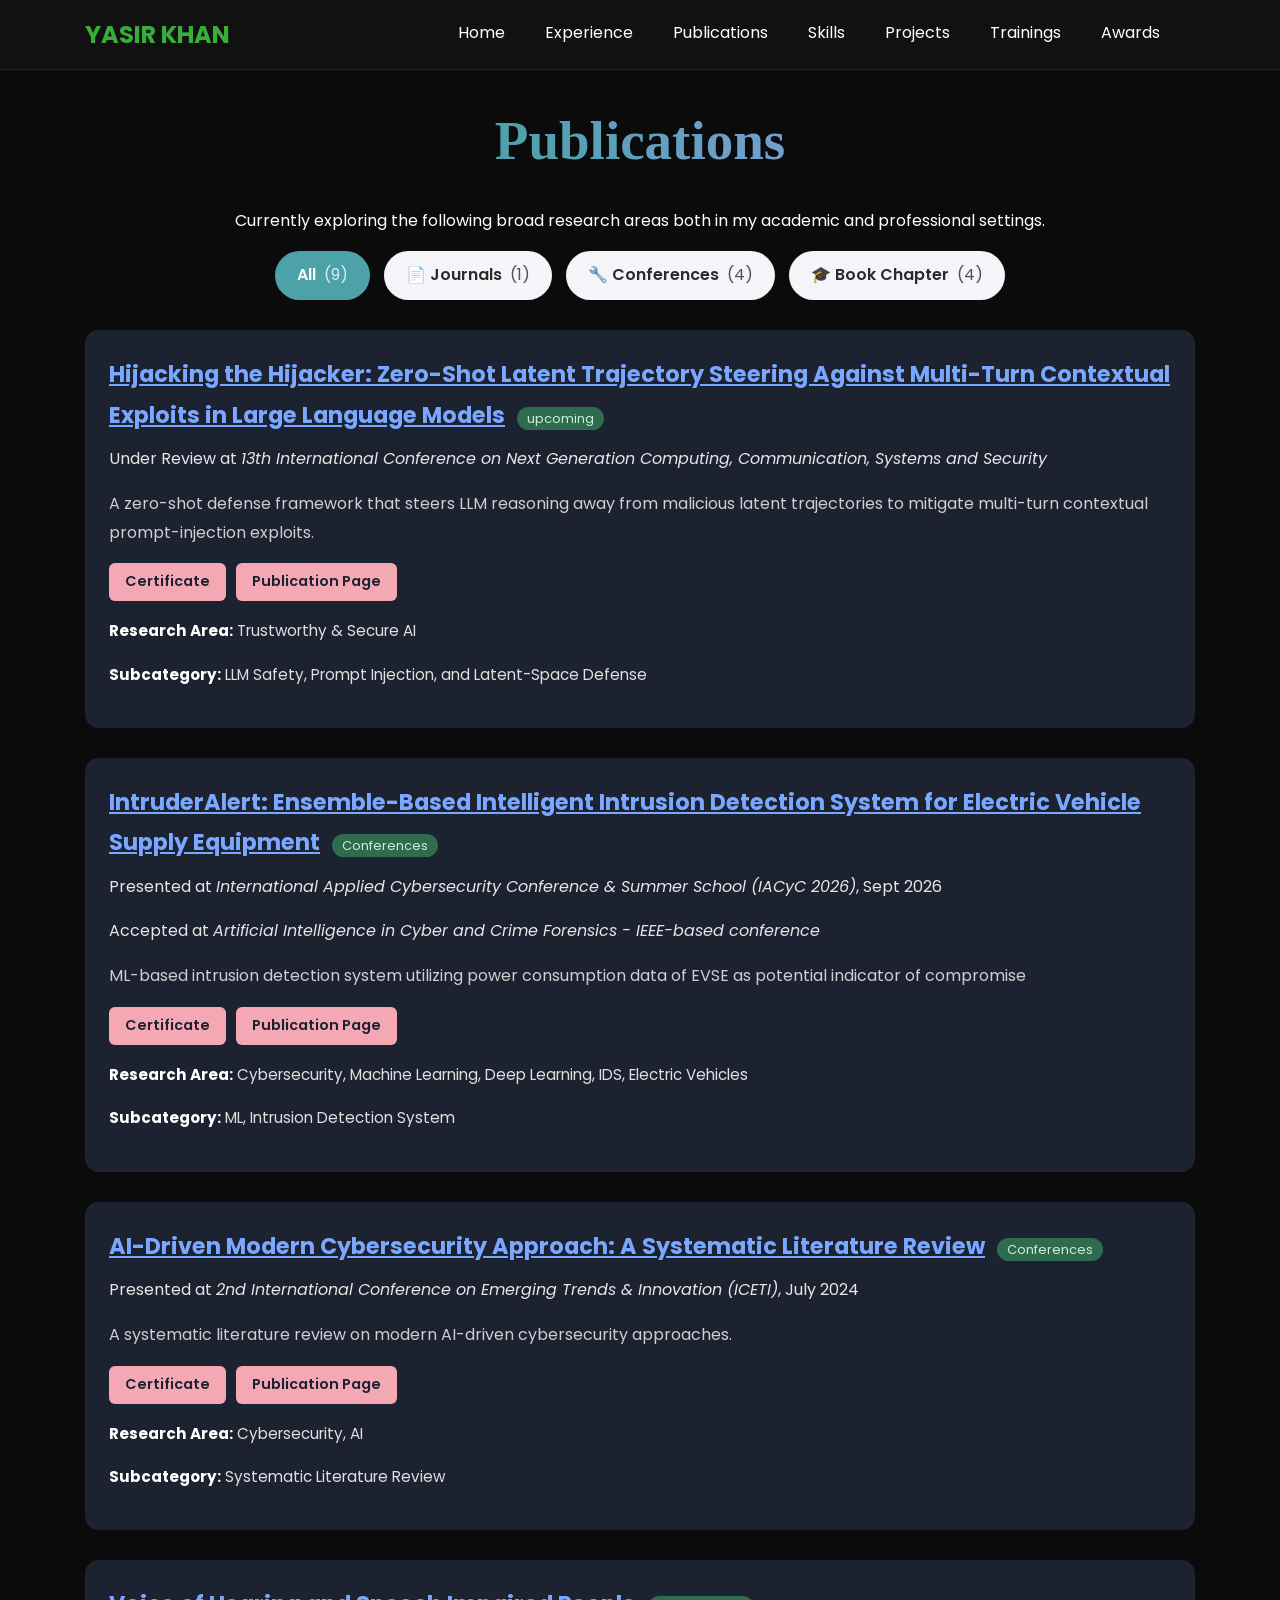
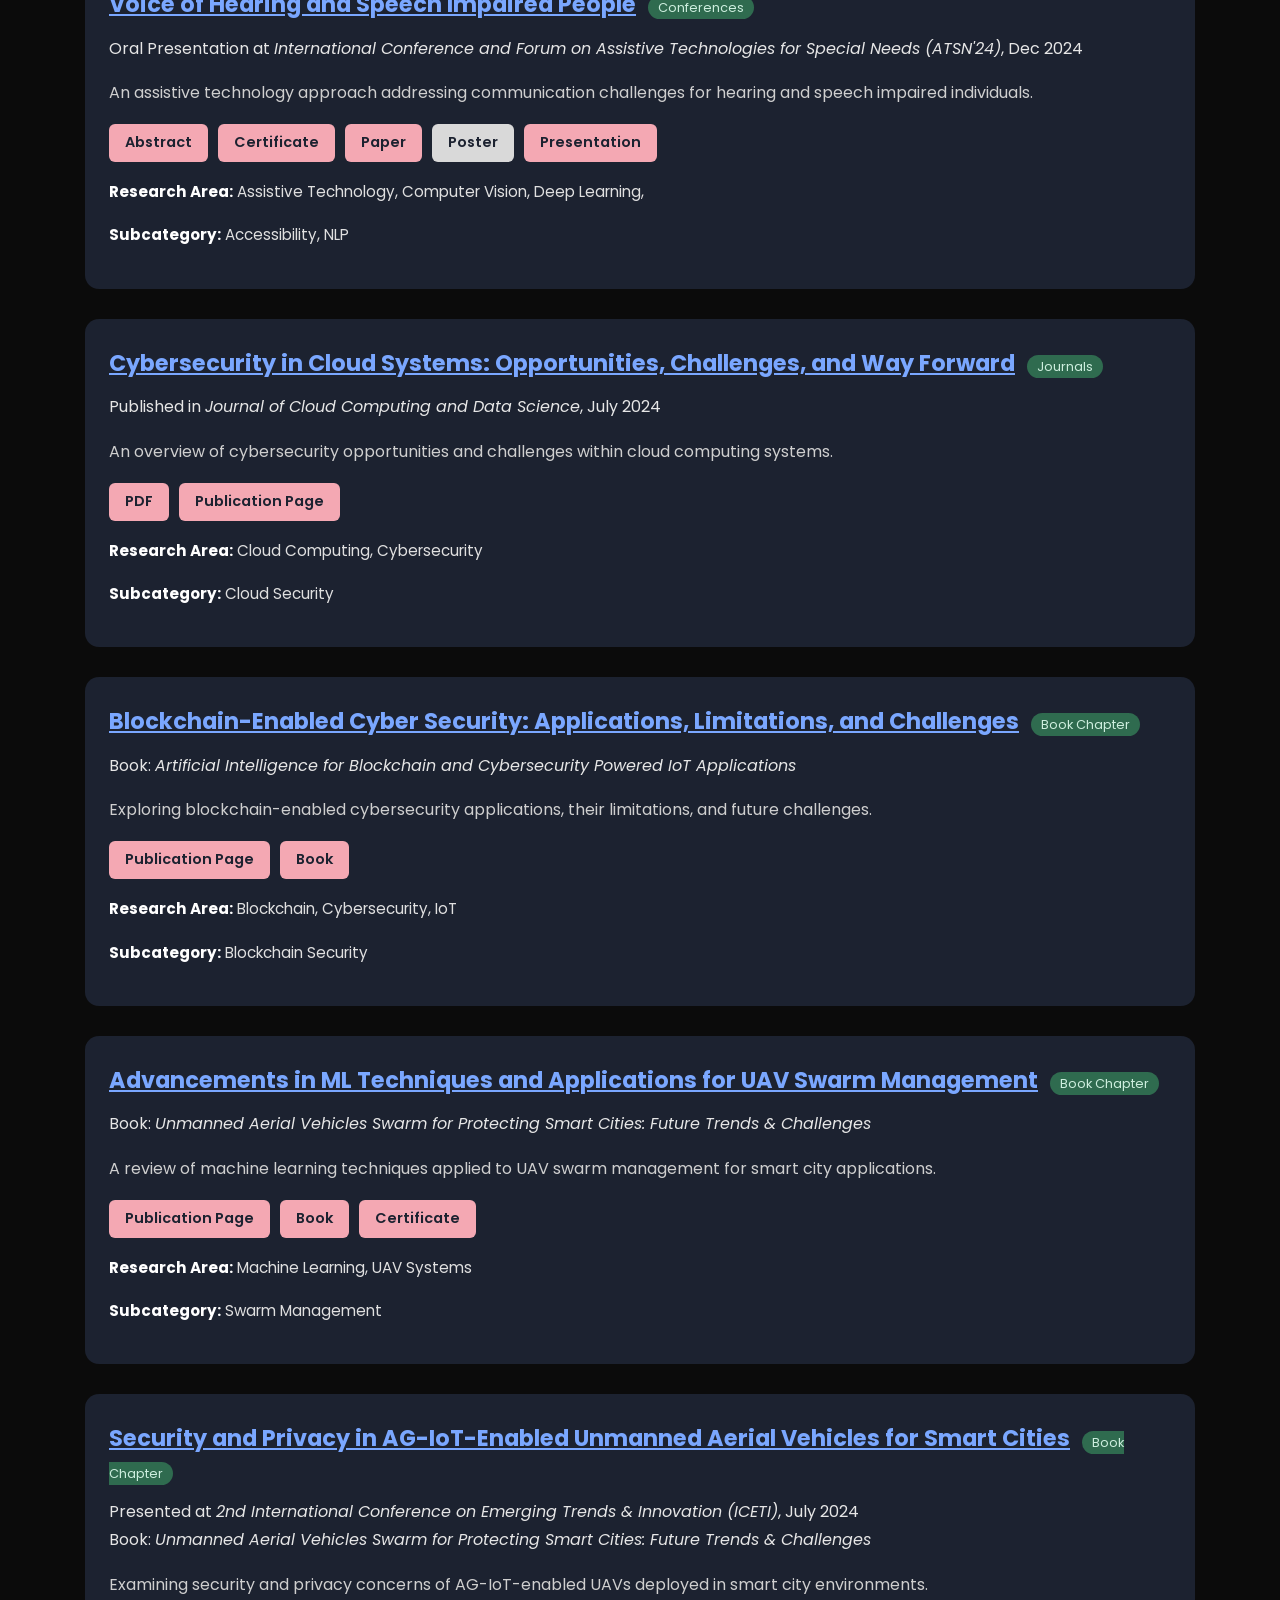
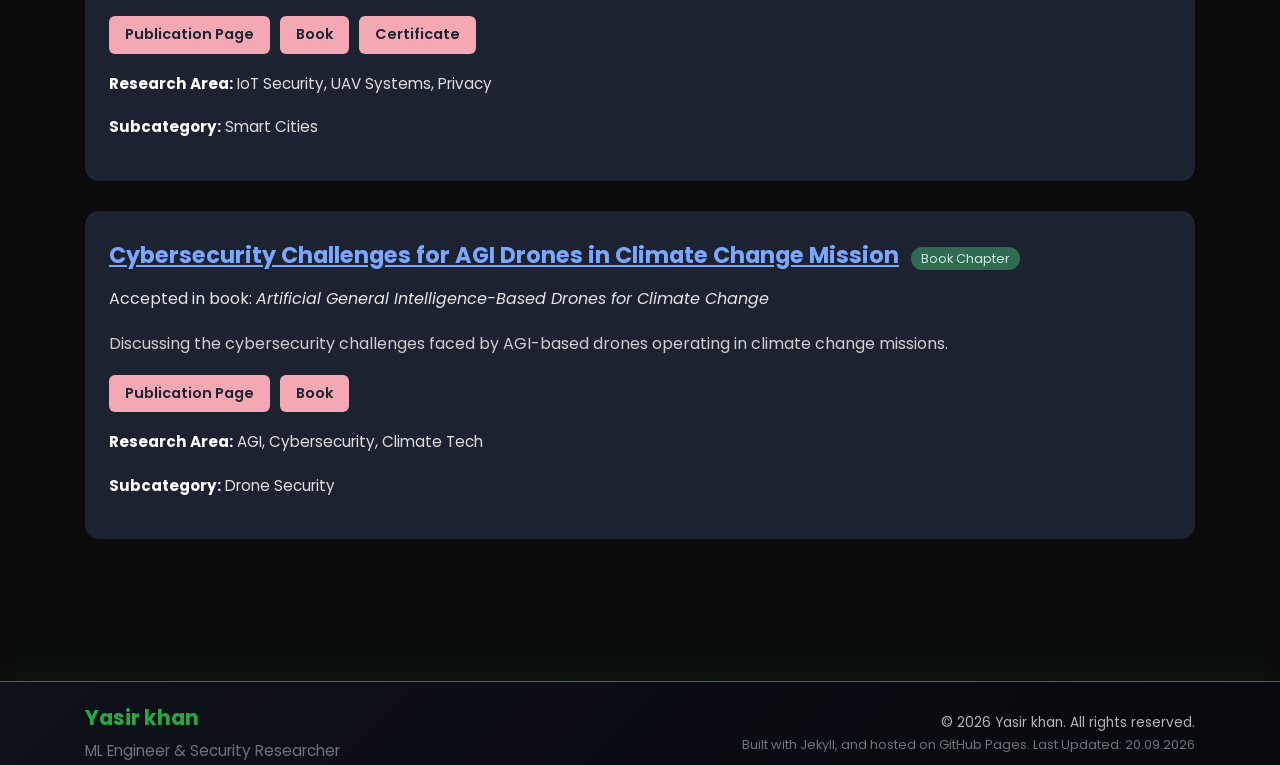
<file: publications.html>
<!DOCTYPE html>
<html lang="en">
<head>
  <meta charset="UTF-8">
  <meta name="viewport" content="width=device-width, initial-scale=1.0">
  <title>Publications</title>
  
  <link href="https://cdn.jsdelivr.net/npm/bootstrap@5.3.0/dist/css/bootstrap.min.css" rel="stylesheet">
  <link href="https://fonts.googleapis.com/css?family=Poppins:100,200,300,400,500,600,700,800,900" rel="stylesheet">

  <link rel="stylesheet" href="css/open-iconic-bootstrap.min.css">
  <link rel="stylesheet" href="css/animate.css">
  <link rel="stylesheet" href="css/owl.carousel.min.css">
  <link rel="stylesheet" href="css/owl.theme.default.min.css">
  <link rel="stylesheet" href="css/magnific-popup.css">
  <link rel="stylesheet" href="css/aos.css">
  <link rel="stylesheet" href="css/ionicons.min.css">
  <link rel="stylesheet" href="css/flaticon.css">
  <link rel="stylesheet" href="css/icomoon.css">
  <link rel="stylesheet" href="css/style.css">
</head>
<body style="background-color: #0b0b0b; color: #ffffff;">

  <nav class="navbar navbar-expand-lg navbar-dark" style="background-color: #111111; border-bottom: 1px solid #222;">
    <div class="container">
      <a class="navbar-brand" href="index.html" style="font-weight: 700; color: #38ad38;">Yasir khan</a>
      <button class="navbar-toggler" type="button" data-bs-toggle="collapse" data-bs-target="#navbarNav">
        <span class="navbar-toggler-icon"></span>
      </button>
      <nav class="navbar navbar-expand-lg navbar-dark ftco_navbar ftco-navbar-light site-navbar-target" id="ftco-navbar">
	    <div class="container">
	      
	      <button class="navbar-toggler js-fh5co-nav-toggle fh5co-nav-toggle" type="button" data-toggle="collapse" data-target="#ftco-nav" aria-controls="ftco-nav" aria-expanded="false" aria-label="Toggle navigation">
	        <span class="oi oi-menu"></span> Menu
	      </button>

	      <div class="collapse navbar-collapse" id="ftco-nav">
	        <ul class="navbar-nav nav ml-auto">
	          <li class="nav-item"><a href="index.html" class="nav-link"><span>Home</span></a></li>
	          <li class="nav-item"><a href="experience.html" class="nav-link"><span>Experience</span></a></li>
	          <li class="nav-item"><a href="publications.html" class="nav-link"><span>Publications</span></a></li>
	          <li class="nav-item"><a href="skills.html" class="nav-link"><span>Skills</span></a></li>
	          <li class="nav-item"><a href="projects.html" class="nav-link"><span>Projects</span></a></li>
	          <li class="nav-item"><a href="trainings.html" class="nav-link"><span>Trainings</span></a></li>
	          <li class="nav-item"><a href="awards.html" class="nav-link"><span>Awards</span></a></li>
	        </ul>
	      </div>
	    </div>
	  </nav>
    </div>
  </nav>

  <section class="ftco-section" id="services-section" style="padding-top: 30px !important;">
    <div class="container">
      
      <div class="row justify-content-center py-0 mt-0">
        <div class="col-md-12 heading-section text-center ftco-animate">
          <h2 class="mb-4" style="font-family: Georgia, 'Times New Roman', serif; !important; font-weight: 700; background: linear-gradient(90deg, #4da1a9 0%, #729fcf 100%); -webkit-background-clip: text; -webkit-text-fill-color: transparent; display: inline-block;">Publications</h2>
          <p>Currently exploring the following broad research areas both in my academic and professional settings.</p>
        </div>
      </div>

  <div class="filter-bar">
  <button class="filter-btn active" data-filter="all">All <span class="count" data-count-for="all">(0)</span></button>
  <button class="filter-btn" data-filter="journal">📄 Journals <span class="count" data-count-for="journal">(0)</span></button>
  <button class="filter-btn" data-filter="conference">🔧 Conferences <span class="count" data-count-for="conference">(0)</span></button>
  <button class="filter-btn" data-filter="book">🎓 Book Chapter <span class="count" data-count-for="book">(0)</span></button>
</div>

      <div class="pub-card" data-category="conference">
        <div class="pub-content">
          <a href="#" class="pub-title">Hijacking the Hijacker: Zero-Shot Latent Trajectory Steering Against Multi-Turn Contextual Exploits in Large Language Models</a>
          <span class="pub-badge">upcoming</span>
          <p class="pub-venue">Under Review at <em>13th International Conference on Next Generation Computing, Communication, Systems and Security </em></p>

          <p class="pub-desc">A zero-shot defense framework that steers LLM reasoning away from malicious latent trajectories to mitigate multi-turn contextual prompt-injection exploits.</p>
          <div class="pub-links">
            <a href="" class="pub-btn pub-btn-pub">Certificate</a>
            <a href="" class="pub-btn pub-btn-arxiv">Publication Page</a>
          </div>
          <p class="pub-meta"><strong>Research Area:</strong> Trustworthy & Secure AI</p>
          <p class="pub-meta"><strong>Subcategory:</strong> LLM Safety, Prompt Injection, and Latent-Space Defense</p>
        </div>
      </div>

      <div class="pub-card" data-category="conference">
        <div class="pub-content">
          <a href="#" class="pub-title">IntruderAlert: Ensemble-Based Intelligent Intrusion Detection System for Electric Vehicle Supply Equipment</a>
          <span class="pub-badge">Conferences</span>
          <p class="pub-venue">Presented at <em>International Applied Cybersecurity Conference & Summer School (IACyC 2026)</em>, Sept 2026</p>
          <p class="pub-venue">Accepted at <em>Artificial Intelligence in Cyber and Crime Forensics - IEEE-based conference</em></p>

          <p class="pub-desc">ML-based intrusion detection system utilizing power consumption data of EVSE as potential indicator of compromise</p>
          <div class="pub-links">
            <a href="images/IAcYC2026.jpeg" class="pub-btn pub-btn-pub">Certificate</a>
            <a href="" class="pub-btn pub-btn-arxiv">Publication Page</a>
          </div>
          <p class="pub-meta"><strong>Research Area:</strong> Cybersecurity, Machine Learning, Deep Learning, IDS, Electric Vehicles</p>
          <p class="pub-meta"><strong>Subcategory:</strong> ML, Intrusion Detection System</p>
        </div>
      </div>

      <div class="pub-card" data-category="conference">
        <div class="pub-content">
          <a href="#" class="pub-title">AI-Driven Modern Cybersecurity Approach: A Systematic Literature Review</a>
          <span class="pub-badge">Conferences</span>
          <p class="pub-venue">Presented at <em>2nd International Conference on Emerging Trends & Innovation (ICETI)</em>, July 2024</p>
          <p class="pub-desc">A systematic literature review on modern AI-driven cybersecurity approaches.</p>
          <div class="pub-links">
            <a href="https://github.com/YasirISkhan/Files/blob/6f236ff936d9f39b93868f305120c3f1db5b6e9e/Cert3.png" class="pub-btn pub-btn-pub">Certificate</a>
            <a href="https://link.springer.com/chapter/10.1007/978-3-031-81481-5_1" class="pub-btn pub-btn-arxiv">Publication Page</a>
          </div>
          <p class="pub-meta"><strong>Research Area:</strong> Cybersecurity, AI</p>
          <p class="pub-meta"><strong>Subcategory:</strong> Systematic Literature Review</p>
        </div>
      </div>

      <div class="pub-card" data-category="conference">
        <div class="pub-content">
          <a href="#" class="pub-title">Voice of Hearing and Speech Impaired People</a>
          <span class="pub-badge">Conferences</span>
          <p class="pub-venue">Oral Presentation at <em>International Conference and Forum on Assistive Technologies for Special Needs (ATSN'24)</em>, Dec 2024</p>
          <p class="pub-desc">An assistive technology approach addressing communication challenges for hearing and speech impaired individuals.</p>
          <div class="pub-links">
            <a href="https://github.com/YasirISkhan/ATSN-24-Conference/blob/main/YasirKhan_Abstract.pdf" class="pub-btn pub-btn-pub">Abstract</a>
            <a href="images/ATSN-certificate.png" class="pub-btn pub-btn-pub">Certificate</a>
            <a href="https://www.researchgate.net/publication/398781150_Voice_of_Hearing_and_Speech_Impaired_People" class="pub-btn pub-btn-paper">Paper</a>
            <a href="https://github.com/YasirISkhan/ATSN-24-Conference/blob/7e7c56e733131443f78282dda8717891ba8db5ae/Poster_image.png" class="pub-btn pub-btn-poster">Poster</a>
            <a href="https://www.youtube.com/watch?t=14300&v=jTFplmoF7q4&feature=youtu.be" class="pub-btn pub-btn-pub">Presentation</a>
          </div>
          <p class="pub-meta"><strong>Research Area:</strong> Assistive Technology, Computer Vision, Deep Learning, </p>
          <p class="pub-meta"><strong>Subcategory:</strong> Accessibility, NLP</p>
        </div>
      </div>

      <div class="pub-card" data-category="journal">
        <div class="pub-content">
          <a href="#" class="pub-title">Cybersecurity in Cloud Systems: Opportunities, Challenges, and Way Forward</a>
          <span class="pub-badge">Journals</span>
          <p class="pub-venue">Published in <em>Journal of Cloud Computing and Data Science</em>, July 2024</p>
          <p class="pub-desc">An overview of cybersecurity opportunities and challenges within cloud computing systems.</p>
          <div class="pub-links">
            <a href="https://ojs.wiserpub.com/index.php/CCDS/article/view/6399/3263" class="pub-btn pub-btn-paper">PDF</a>
            <a href="https://ojs.wiserpub.com/index.php/CCDS/article/view/6399" class="pub-btn pub-btn-arxiv">Publication Page</a>
          </div>
          <p class="pub-meta"><strong>Research Area:</strong> Cloud Computing, Cybersecurity</p>
          <p class="pub-meta"><strong>Subcategory:</strong> Cloud Security</p>
        </div>
      </div>

      <div class="pub-card" data-category="book">
        <div class="pub-content">
          <a href="#" class="pub-title">Blockchain-Enabled Cyber Security: Applications, Limitations, and Challenges</a>
          <span class="pub-badge">Book Chapter</span>
          <p class="pub-venue">Book: <em>Artificial Intelligence for Blockchain and Cybersecurity Powered IoT Applications</em></p>
          <p class="pub-desc">Exploring blockchain-enabled cybersecurity applications, their limitations, and future challenges.</p>
          <div class="pub-links">
            <a href="https://www.taylorfrancis.com/chapters/edit/10.1201/9781003497585-4/blockchain-enabled-cyber-security-yasir-khan?context=ubx&refId=a6c34180-0057-4d63-838d-090c2efc1c9c" class="pub-btn pub-btn-pub">Publication Page</a>
            <a href="https://www.taylorfrancis.com/books/edit/10.1201/9781003497585/artificial-intelligence-blockchain-cybersecurity-powered-iot-applications-mariya-ouaissa-mariyam-ouaissa-zakaria-boulouard-abhishek-kumar-vandana-sharma-keshav-kaushik?refId=32f48dcf-538e-4fdc-8e0d-60c9e3b2b34f&context=ubx" class="pub-btn pub-btn-paper">Book</a>
          </div>
          <p class="pub-meta"><strong>Research Area:</strong> Blockchain, Cybersecurity, IoT</p>
          <p class="pub-meta"><strong>Subcategory:</strong> Blockchain Security</p>
        </div>
      </div>

      <div class="pub-card" data-category="book">
        <div class="pub-content">
          <a href="#" class="pub-title">Advancements in ML Techniques and Applications for UAV Swarm Management</a>
          <span class="pub-badge">Book Chapter</span>
          <p class="pub-venue">Book: <em>Unmanned Aerial Vehicles Swarm for Protecting Smart Cities: Future Trends & Challenges</em></p>
          <p class="pub-desc">A review of machine learning techniques applied to UAV swarm management for smart city applications.</p>
          <div class="pub-links">
            <a href="https://link.springer.com/chapter/10.1007/979-8-8688-1047-3_17" class="pub-btn pub-btn-pub">Publication Page</a>
            <a href="https://link.springer.com/book/10.1007/979-8-8688-1047-3" class="pub-btn pub-btn-paper">Book</a>
            <a href="https://github.com/YasirISkhan/Files/blob/6f236ff936d9f39b93868f305120c3f1db5b6e9e/Cert1.png" class="pub-btn pub-btn-paper">Certificate</a>

          </div>
          <p class="pub-meta"><strong>Research Area:</strong> Machine Learning, UAV Systems</p>
          <p class="pub-meta"><strong>Subcategory:</strong> Swarm Management</p>
        </div>
      </div>

      <div class="pub-card" data-category="book">
        <div class="pub-content">
          <a href="#" class="pub-title">Security and Privacy in AG-IoT-Enabled Unmanned Aerial Vehicles for Smart Cities</a>
          <span class="pub-badge">Book Chapter</span>
          <p class="pub-venue">Presented at <em>2nd International Conference on Emerging Trends & Innovation (ICETI)</em>, July 2024<br>Book: <em>Unmanned Aerial Vehicles Swarm for Protecting Smart Cities: Future Trends & Challenges</em></p>
          <p class="pub-desc">Examining security and privacy concerns of AG-IoT-enabled UAVs deployed in smart city environments.</p>
          <div class="pub-links">
            <a href="https://link.springer.com/chapter/10.1007/979-8-8688-1047-3_10" class="pub-btn pub-btn-pub">Publication Page</a>
            <a href="https://link.springer.com/book/10.1007/979-8-8688-1047-3" class="pub-btn pub-btn-paper">Book</a>
            <a href="https://github.com/YasirISkhan/Files/blob/6f236ff936d9f39b93868f305120c3f1db5b6e9e/Cert2.png" class="pub-btn pub-btn-pub">Certificate</a>
          </div>
          <p class="pub-meta"><strong>Research Area:</strong> IoT Security, UAV Systems, Privacy</p>
          <p class="pub-meta"><strong>Subcategory:</strong> Smart Cities</p>
        </div>
      </div>

      <div class="pub-card" data-category="book">
        <div class="pub-content">
          <a href="#" class="pub-title">Cybersecurity Challenges for AGI Drones in Climate Change Mission</a>
          <span class="pub-badge">Book Chapter</span>
          <p class="pub-venue">Accepted in book: <em>Artificial General Intelligence-Based Drones for Climate Change</em></p>
          <p class="pub-desc">Discussing the cybersecurity challenges faced by AGI-based drones operating in climate change missions.</p>
          <div class="pub-links">
            <a href="https://www.igi-global.com/chapter/cybersecurity-challenges-for-agi-drones-in-climate-change-missions/377188" class="pub-btn pub-btn-pub">Publication Page</a>
            <a href="https://www.igi-global.com/book/artificial-general-intelligence-based-drones/344410" class="pub-btn pub-btn-paper">Book</a>
          </div>
          <p class="pub-meta"><strong>Research Area:</strong> AGI, Cybersecurity, Climate Tech</p>
          <p class="pub-meta"><strong>Subcategory:</strong> Drone Security</p>
        </div>
      </div>      
  </section>

<!-- CLEAN COMPACT FOOTER GRID -->
  <footer class="ftco-footer ftco-section highlighted-footer pb-0" style="padding: 50px 0;">
  <div class="container">
    <div class="d-flex flex-column flex-md-row justify-content-between align-items-center">
      <div class="text-center text-md-left mb-3 mb-md-0">
        <h3 class="text-success font-weight-bold mb-1" style="font-size: 1.3rem;">Yasir khan</h3>
        <p class="text-muted mb-0" style="font-size: 0.95rem;">ML Engineer & Security Researcher</p>
      </div>

      <div class="text-center text-md-right text-muted" style="font-size: 0.85rem; line-height: 1.7;">
        <p class="mb-0">
          &copy; <script>document.write(new Date().getFullYear());</script> Yasir khan. All rights reserved.
        </p>
        <p class="mb-0 text-secondary" style="font-size: 0.8rem;">
          Built with Jekyll, and hosted on GitHub Pages. Last Updated: 20.09.2026
        </p>
      </div>

    </div>
  </div>
</footer>

  <script src="https://cdn.jsdelivr.net/npm/bootstrap@5.3.0/dist/js/bootstrap.bundle.min.js"></script>

  <script>
    document.querySelectorAll('.ftco-animate').forEach(el => {
      el.classList.add('fadeIn', 'ftco-animated');
    });
  </script>

  <script>
    document.addEventListener('DOMContentLoaded', () => {
      const buttons = document.querySelectorAll('.filter-btn');
      const cards = document.querySelectorAll('.pub-card');

      buttons.forEach(btn => {
        btn.addEventListener('click', () => {
          buttons.forEach(b => b.classList.remove('active'));
          btn.classList.add('active');

          const filter = btn.dataset.filter;

          cards.forEach(card => {
            if (filter === 'all' || card.dataset.category === filter) {
              card.style.display = 'flex';
            } else {
              card.style.display = 'none';
            }
          });
        });
      });
    });
  </script>

  <script>
  document.addEventListener('DOMContentLoaded', function () {
    const items = document.querySelectorAll('.pub-card[data-category]');

    const counts = { all: items.length };

    items.forEach(item => {
      const category = item.getAttribute('data-category');
      counts[category] = (counts[category] || 0) + 1;
    });

    document.querySelectorAll('.count[data-count-for]').forEach(span => {
      const key = span.getAttribute('data-count-for');
      span.textContent = `(${counts[key] || 0})`;
    });
  });
</script>
</body>
</html>
</file>
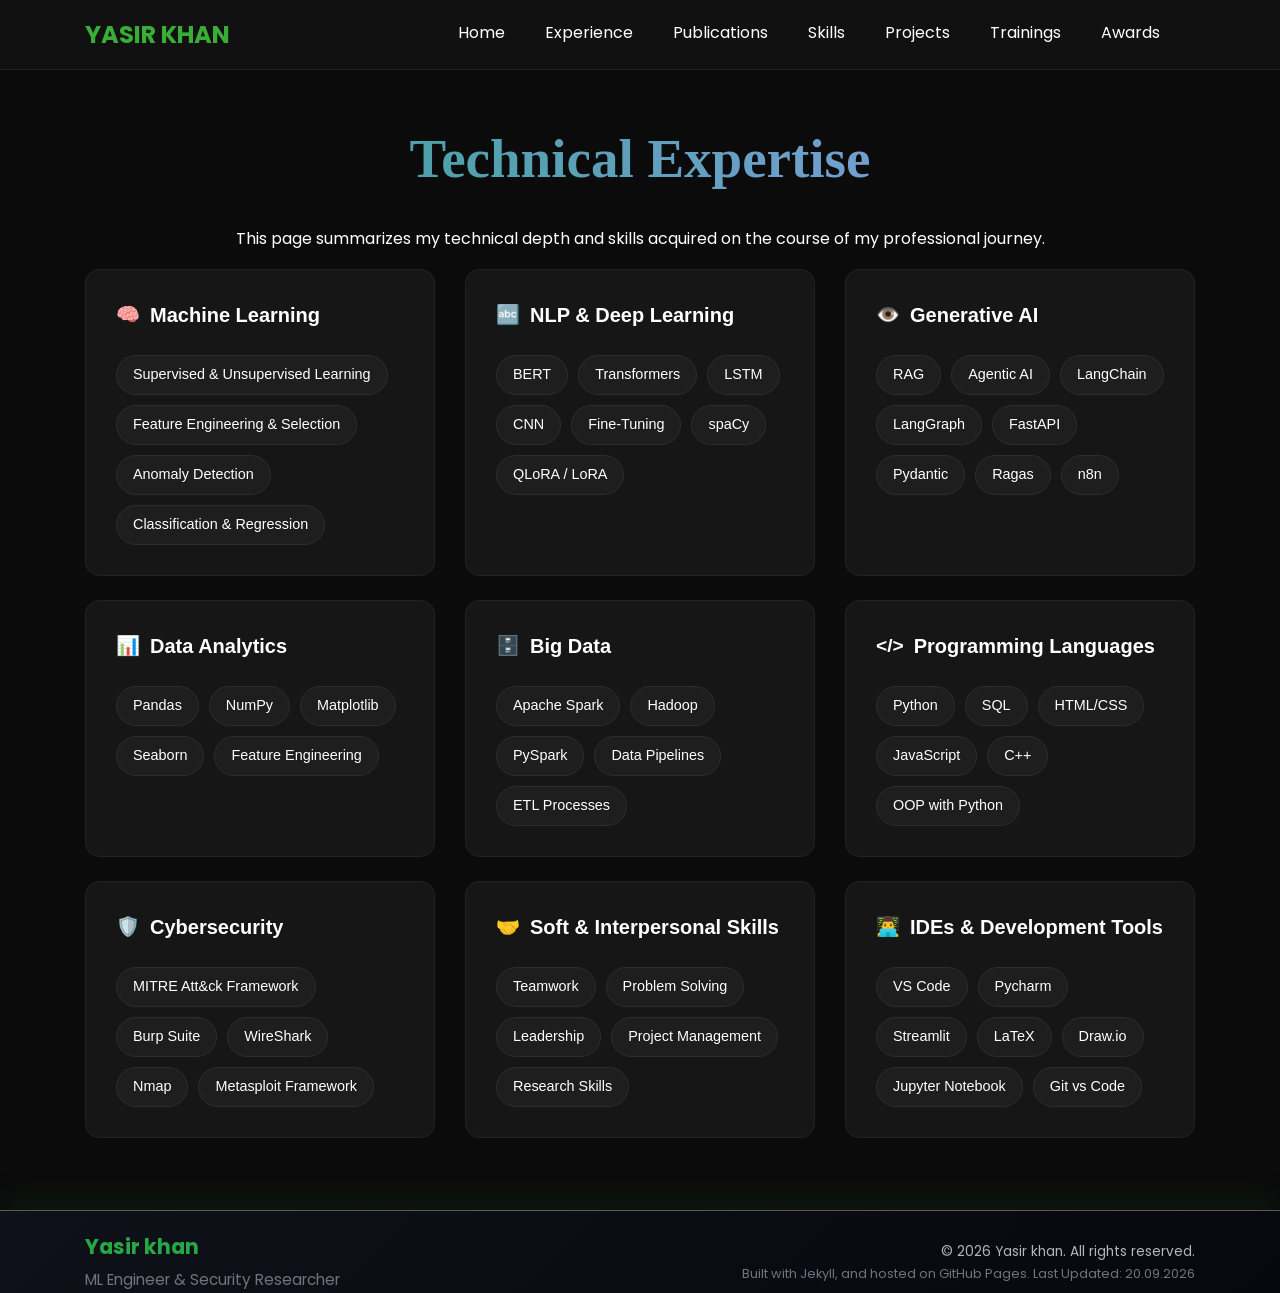
<file: skills.html>
<!DOCTYPE html>
<html lang="en">
<head>
  <meta charset="UTF-8">
  <meta name="viewport" content="width=device-width, initial-scale=1.0">
  <title>Skills</title>
  
  <link href="https://cdn.jsdelivr.net/npm/bootstrap@5.3.0/dist/css/bootstrap.min.css" rel="stylesheet">
  <link href="https://fonts.googleapis.com/css?family=Poppins:100,200,300,400,500,600,700,800,900" rel="stylesheet">

    <link rel="stylesheet" href="css/open-iconic-bootstrap.min.css">
    <link rel="stylesheet" href="css/animate.css">
    
    <link rel="stylesheet" href="css/owl.carousel.min.css">
    <link rel="stylesheet" href="css/owl.theme.default.min.css">
    <link rel="stylesheet" href="css/magnific-popup.css">

    <link rel="stylesheet" href="css/aos.css">

    <link rel="stylesheet" href="css/ionicons.min.css">
    
    <link rel="stylesheet" href="css/flaticon.css">
    <link rel="stylesheet" href="css/icomoon.css">
    <link rel="stylesheet" href="css/style.css">
  
  <link rel="stylesheet" href="F:\Becoming MASTER\Portfolio\clark-master\clark-master\css\style.css">
</head>
<body style="background-color: #0b0b0b; color: #ffffff;">

  <nav class="navbar navbar-expand-lg navbar-dark" style="background-color: #111111; border-bottom: 1px solid #222;">
    <div class="container">
      <a class="navbar-brand" href="index.html" style="font-weight: 700; color: #38ad38;">Yasir khan</a>
      <button class="navbar-toggler" type="button" data-bs-toggle="collapse" data-bs-target="#navbarNav">
        <span class="navbar-toggler-icon"></span>
      </button>
      <nav class="navbar navbar-expand-lg navbar-dark ftco_navbar ftco-navbar-light site-navbar-target" id="ftco-navbar">
	    <div class="container">
	      
	      <button class="navbar-toggler js-fh5co-nav-toggle fh5co-nav-toggle" type="button" data-toggle="collapse" data-target="#ftco-nav" aria-controls="ftco-nav" aria-expanded="false" aria-label="Toggle navigation">
	        <span class="oi oi-menu"></span> Menu
	      </button>

	      <div class="collapse navbar-collapse" id="ftco-nav">
	        <ul class="navbar-nav nav ml-auto">
	          <li class="nav-item"><a href="index.html" class="nav-link"><span>Home</span></a></li>
	          <li class="nav-item"><a href="experience.html" class="nav-link"><span>Experience</span></a></li>
	          <li class="nav-item"><a href="publications.html" class="nav-link"><span>Publications</span></a></li>
	          <li class="nav-item"><a href="skills.html" class="nav-link"><span>Skills</span></a></li>
	          <li class="nav-item"><a href="projects.html" class="nav-link"><span>Projects</span></a></li>
	          <li class="nav-item"><a href="trainings.html" class="nav-link"><span>Trainings</span></a></li>
	          <li class="nav-item"><a href="awards.html" class="nav-link"><span>Awards</span></a></li>
	        </ul>
	      </div>
	    </div>
	  </nav>
    </div>
  </nav>

  <body style="background-color: #0b0b0b; color: #ffffff;">


  <div class="container my-5">
      <div class="row justify-content-center py-0 mt-0">
        <div class="col-md-12 heading-section text-center ftco-animate">
          <h2 class="mb-4" style="font-family: Georgia, 'Times New Roman', serif; !important; font-weight: 700; background: linear-gradient(90deg, #4da1a9 0%, #729fcf 100%); -webkit-background-clip: text; -webkit-text-fill-color: transparent; display: inline-block;">Technical Expertise</h2>
          <p>This page summarizes my technical depth and skills acquired on the course of my professional journey.</p>
        </div>
      </div>
    <div class="row justify-content-center">
      
      <div class="col-lg-4 col-md-6 mb-4">
        <div class="skills-category-card">
          <h4 class="skills-card-title"><span class="skills-icon">🧠</span> Machine Learning</h4>
          <div class="skills-pill-wrapper">
            <span class="skill-tag">Supervised & Unsupervised Learning</span>
            <span class="skill-tag">Feature Engineering & Selection</span>
            <span class="skill-tag">Anomaly Detection</span>
            <span class="skill-tag">Classification & Regression</span>
          </div>
        </div>
      </div>

      <div class="col-lg-4 col-md-6 mb-4">
        <div class="skills-category-card">
          <h4 class="skills-card-title"><span class="skills-icon">🔤</span> NLP & Deep Learning</h4>
          <div class="skills-pill-wrapper">
            <span class="skill-tag">BERT</span>
            <span class="skill-tag">Transformers</span>
            <span class="skill-tag">LSTM</span>
            <span class="skill-tag">CNN</span>
            <span class="skill-tag">Fine-Tuning</span>
            <span class="skill-tag">spaCy</span>
            <span class="skill-tag">QLoRA / LoRA</span>
          </div>
        </div>
      </div>

      <div class="col-lg-4 col-md-6 mb-4">
        <div class="skills-category-card">
          <h4 class="skills-card-title"><span class="skills-icon">👁️</span> Generative AI</h4>
          <div class="skills-pill-wrapper">
            <span class="skill-tag">RAG</span>
            <span class="skill-tag">Agentic AI</span>
            <span class="skill-tag">LangChain</span>
            <span class="skill-tag">LangGraph</span>
            <span class="skill-tag">FastAPI</span>
            <span class="skill-tag">Pydantic</span>
            <span class="skill-tag">Ragas</span>
            <span class="skill-tag">n8n</span>
          </div>
        </div>
      </div>

      <div class="col-lg-4 col-md-6 mb-4">
        <div class="skills-category-card">
          <h4 class="skills-card-title"><span class="skills-icon">📊</span> Data Analytics</h4>
          <div class="skills-pill-wrapper">
            <span class="skill-tag">Pandas</span>
            <span class="skill-tag">NumPy</span>
            <span class="skill-tag">Matplotlib</span>
            <span class="skill-tag">Seaborn</span>
            <span class="skill-tag">Feature Engineering</span>
          </div>
        </div>
      </div>

      <div class="col-lg-4 col-md-6 mb-4">
        <div class="skills-category-card">
          <h4 class="skills-card-title"><span class="skills-icon">🗄️</span> Big Data</h4>
          <div class="skills-pill-wrapper">
            <span class="skill-tag">Apache Spark</span>
            <span class="skill-tag">Hadoop</span>
            <span class="skill-tag">PySpark</span>
            <span class="skill-tag">Data Pipelines</span>
            <span class="skill-tag">ETL Processes</span>
          </div>
        </div>
      </div>

      <div class="col-lg-4 col-md-6 mb-4">
        <div class="skills-category-card">
          <h4 class="skills-card-title"><span class="skills-icon">&lt;/&gt;</span> Programming Languages</h4>
          <div class="skills-pill-wrapper">
            <span class="skill-tag">Python</span>
            <span class="skill-tag">SQL</span>
            <span class="skill-tag">HTML/CSS</span>
            <span class="skill-tag">JavaScript</span>
            <span class="skill-tag">C++</span>
            <span class="skill-tag">OOP with Python</span>
          </div>
        </div>
      </div>

      <div class="col-lg-4 col-md-6 mb-4">
        <div class="skills-category-card">
          <h4 class="skills-card-title"><span class="skills-icon">🛡️</span> Cybersecurity</h4>
          <div class="skills-pill-wrapper">
            <span class="skill-tag">MITRE Att&ck Framework</span>
            <span class="skill-tag">Burp Suite</span>
            <span class="skill-tag">WireShark</span>
            <span class="skill-tag">Nmap</span>
            <span class="skill-tag">Metasploit Framework</span>
          </div>
        </div>
      </div>

      <div class="col-lg-4 col-md-6 mb-4">
        <div class="skills-category-card">
          <h4 class="skills-card-title"><span class="skills-icon">🤝</span> Soft & Interpersonal Skills</h4>
          <div class="skills-pill-wrapper">
            <span class="skill-tag">Teamwork</span>
            <span class="skill-tag">Problem Solving</span>
            <span class="skill-tag">Leadership</span>
            <span class="skill-tag">Project Management</span>
            <span class="skill-tag">Research Skills</span>
          </div>
        </div>
      </div>

      <div class="col-lg-4 col-md-6 mb-4">
        <div class="skills-category-card">
          <h4 class="skills-card-title"><span class="skills-icon">👨‍💻</span> IDEs & Development Tools</h4>
          <div class="skills-pill-wrapper">
            <span class="skill-tag">VS Code</span>
            <span class="skill-tag">Pycharm</span>
            <span class="skill-tag">Streamlit</span>
            <span class="skill-tag">LaTeX</span>
            <span class="skill-tag">Draw.io</span>
            <span class="skill-tag">Jupyter Notebook</span>
            <span class="skill-tag">Git vs Code</span>
          </div>
        </div>
      </div>

    </div>
  </div>

  <!-- CLEAN COMPACT FOOTER GRID -->
  <footer class="ftco-footer ftco-section highlighted-footer pb-0" style="padding: 50px 0;">
  <div class="container">
    <div class="d-flex flex-column flex-md-row justify-content-between align-items-center">
      <div class="text-center text-md-left mb-3 mb-md-0">
        <h3 class="text-success font-weight-bold mb-1" style="font-size: 1.3rem;">Yasir khan</h3>
        <p class="text-muted mb-0" style="font-size: 0.95rem;">ML Engineer & Security Researcher</p>
      </div>

      <div class="text-center text-md-right text-muted" style="font-size: 0.85rem; line-height: 1.7;">
        <p class="mb-0">
          &copy; <script>document.write(new Date().getFullYear());</script> Yasir khan. All rights reserved.
        </p>
        <p class="mb-0 text-secondary" style="font-size: 0.8rem;">
          Built with Jekyll, and hosted on GitHub Pages. Last Updated: 20.09.2026
        </p>
      </div>

    </div>
  </div>
</footer>

  <script src="https://cdn.jsdelivr.net/npm/bootstrap@5.3.0/dist/js/bootstrap.bundle.min.js"></script>

  <script>
    document.querySelectorAll('.ftco-animate').forEach(el => {
      el.classList.add('fadeIn', 'ftco-animated');
    });
  </script>
</body>
</body>
</html>
</file>
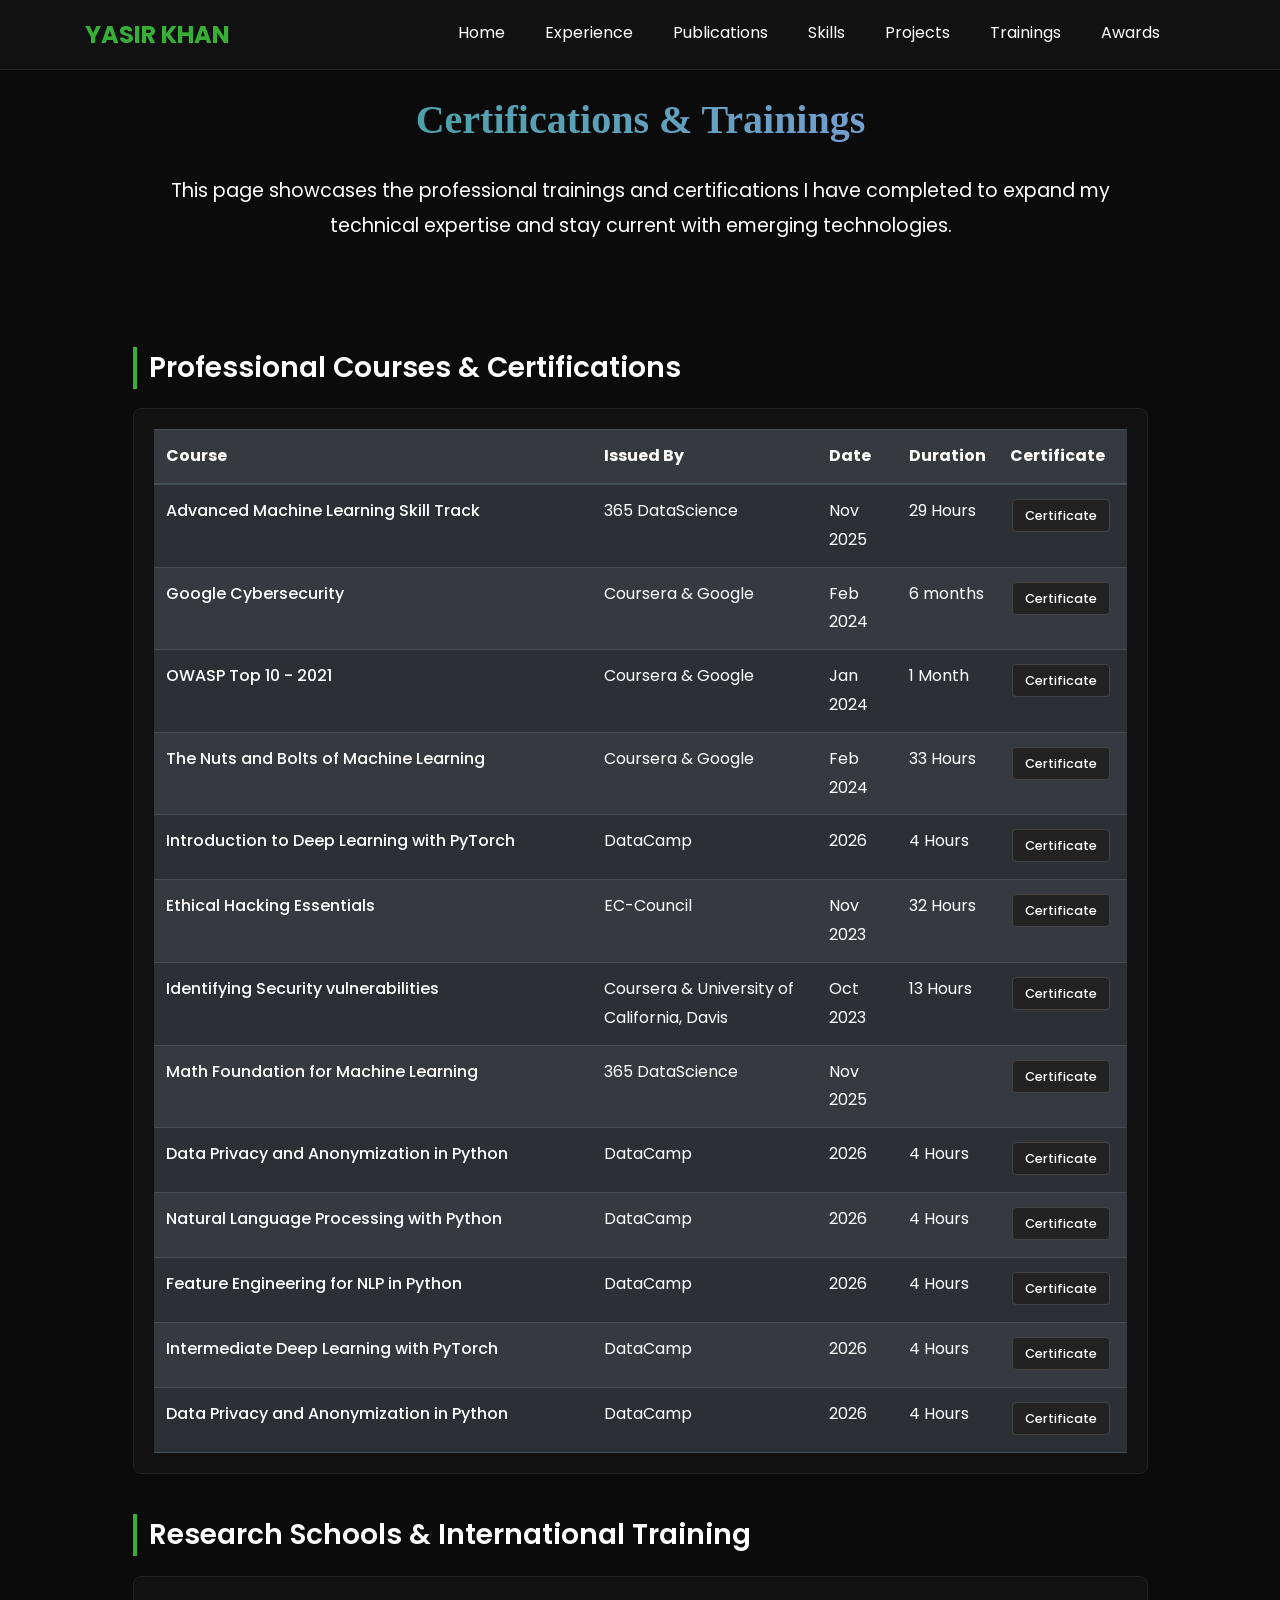
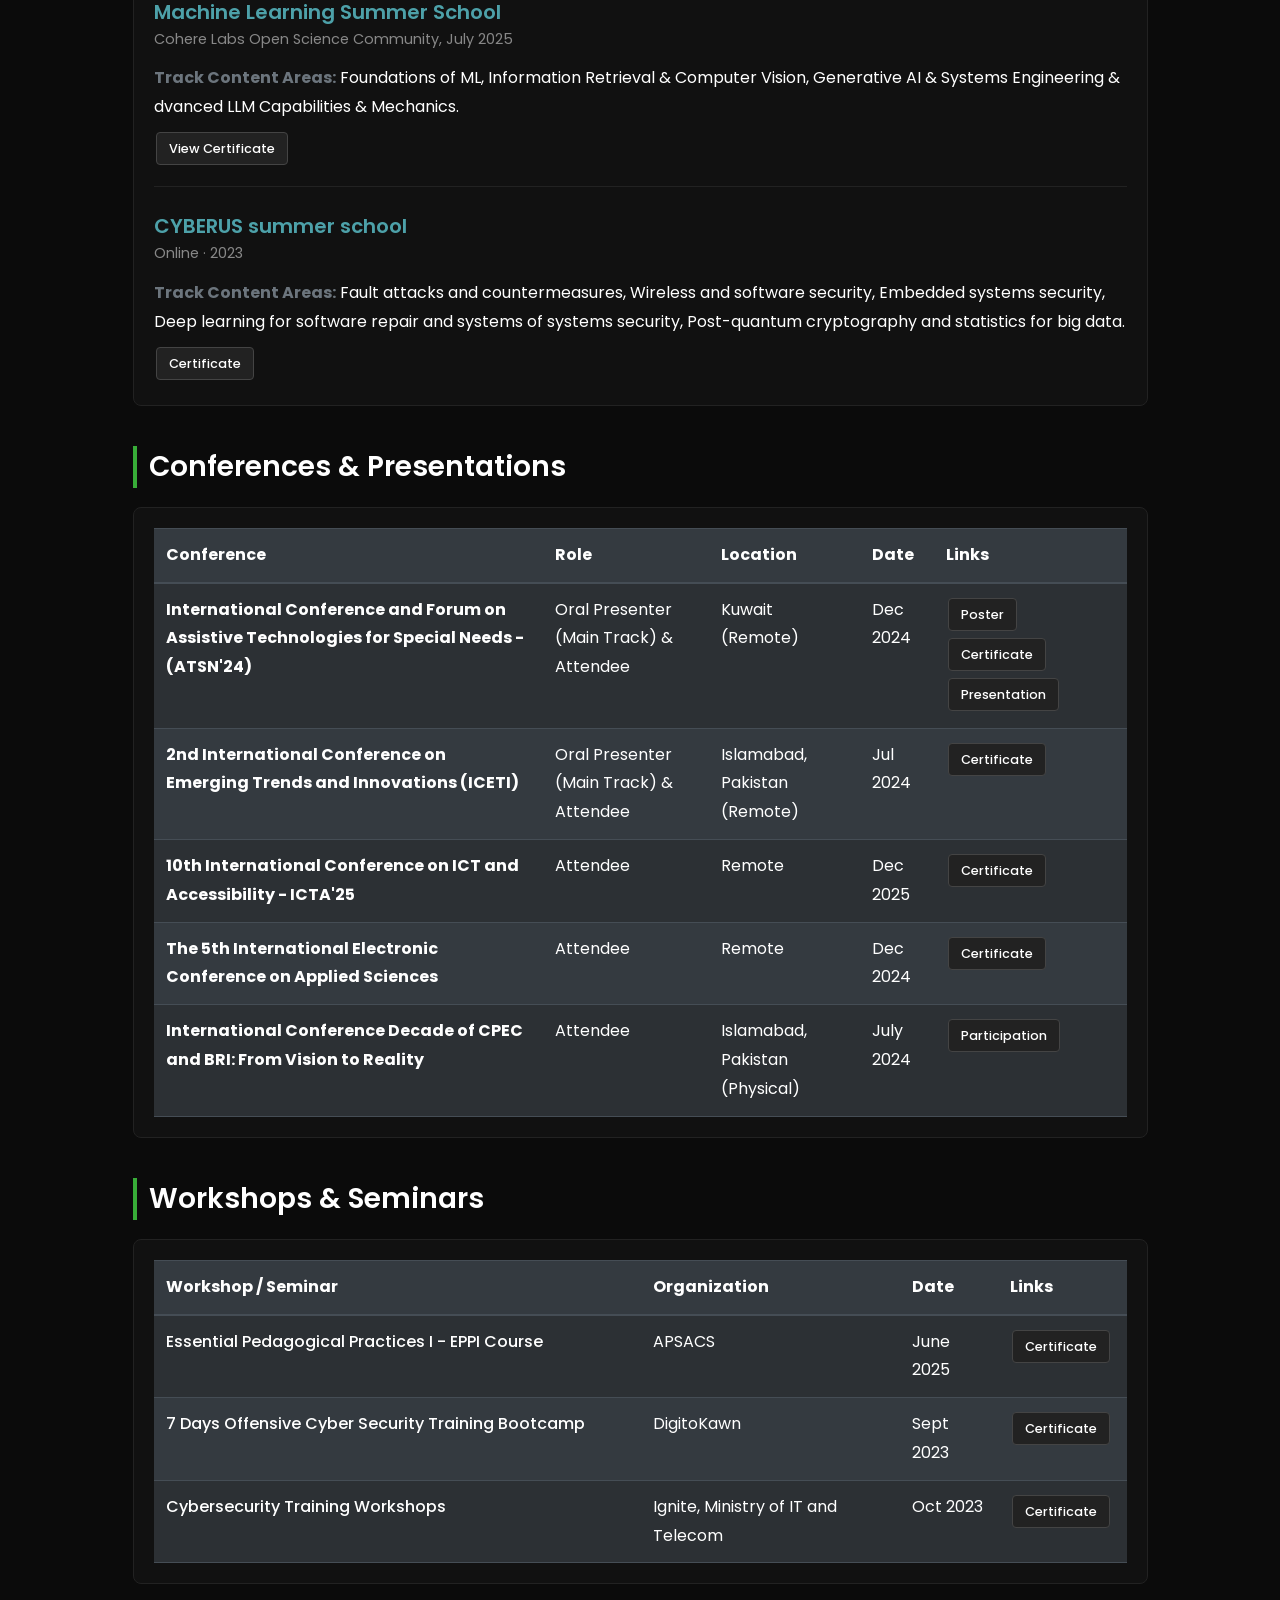
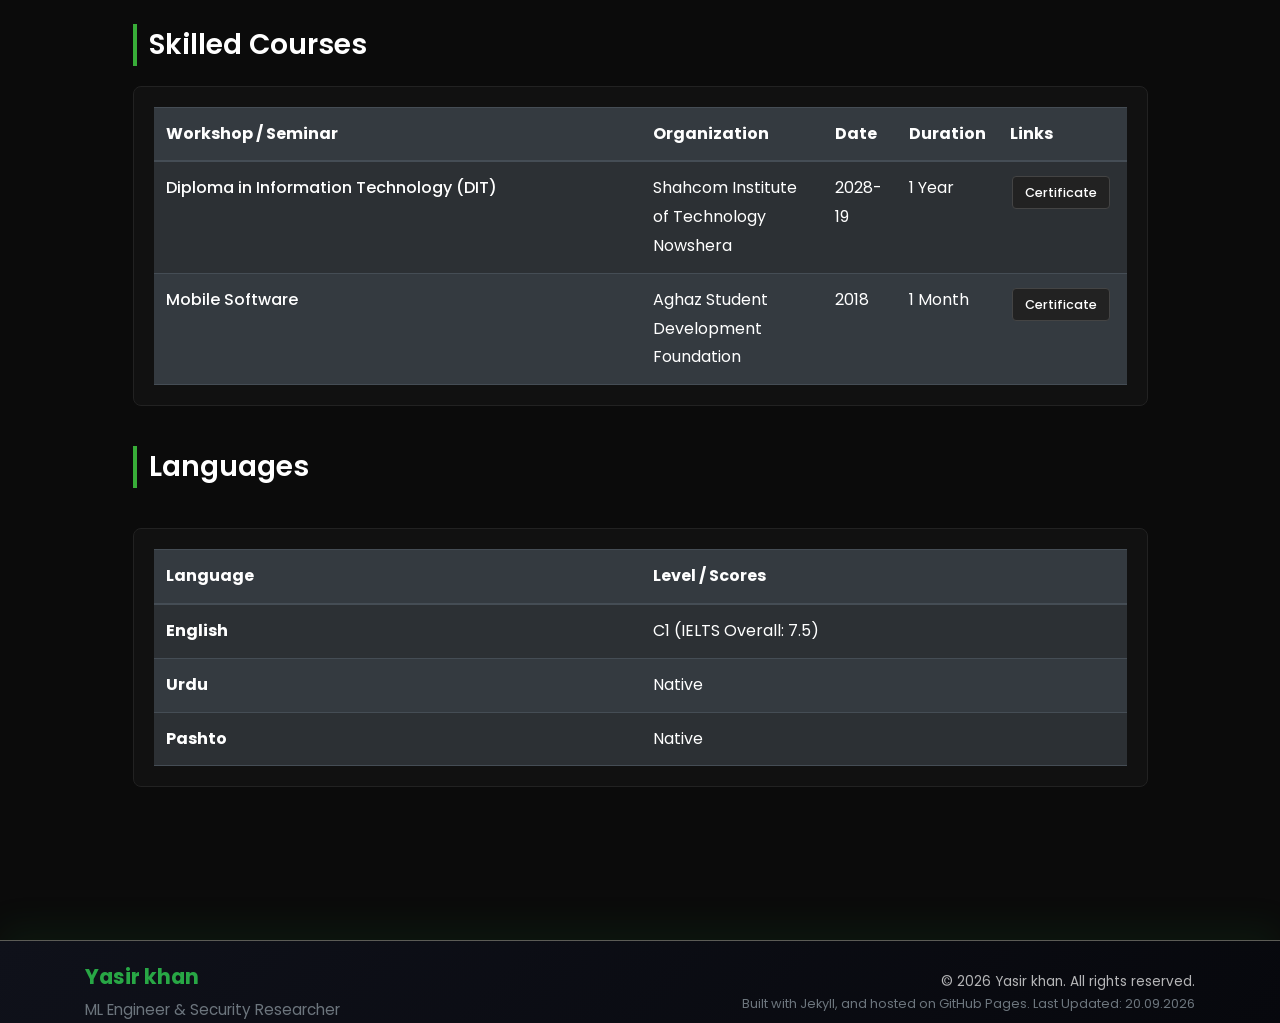
<file: trainings.html>
<!DOCTYPE html>
<html lang="en">
<head>
  <meta charset="UTF-8">
  <meta name="viewport" content="width=device-width, initial-scale=1.0">
  <title>Trainings</title>
  
  <!-- Bootstrap 5 CSS -->
  <link href="https://cdn.jsdelivr.net/npm/bootstrap@5.3.0/dist/css/bootstrap.min.css" rel="stylesheet">
  <link href="https://fonts.googleapis.com/css?family=Poppins:100,200,300,400,500,600,700,800,900" rel="stylesheet">

  <!-- Core Theme Custom Icons & Modules Assets -->
  <link rel="stylesheet" href="css/open-iconic-bootstrap.min.css">
  <link rel="stylesheet" href="css/animate.css">
  <link rel="stylesheet" href="css/owl.carousel.min.css">
  <link rel="stylesheet" href="css/owl.theme.default.min.css">
  <link rel="stylesheet" href="css/magnific-popup.css">
  <link rel="stylesheet" href="css/aos.css">
  <link rel="stylesheet" href="css/ionicons.min.css">
  <link rel="stylesheet" href="css/flaticon.css">
  <link rel="stylesheet" href="css/icomoon.css">
  <link rel="stylesheet" href="css/style.css">

  
</head>
<body style="background-color: #0b0b0b; color: #ffffff;">

  <!-- UNIFIED NAVIGATION HEADER -->
  <nav class="navbar navbar-expand-lg navbar-dark" style="background-color: #111111; border-bottom: 1px solid #222;">
    <div class="container">
      <a class="navbar-brand" href="index.html" style="font-weight: 700; color: #38ad38;">Yasir khan</a>
      <button class="navbar-toggler" type="button" data-bs-toggle="collapse" data-bs-target="#navbarNav">
        <span class="navbar-toggler-icon"></span>
      </button>
      <nav class="navbar navbar-expand-lg navbar-dark ftco_navbar ftco-navbar-light site-navbar-target" id="ftco-navbar">
	    <div class="container">
	      
	      <button class="navbar-toggler js-fh5co-nav-toggle fh5co-nav-toggle" type="button" data-toggle="collapse" data-target="#ftco-nav" aria-controls="ftco-nav" aria-expanded="false" aria-label="Toggle navigation">
	        <span class="oi oi-menu"></span> Menu
	      </button>

	      <div class="collapse navbar-collapse" id="ftco-nav">
	        <ul class="navbar-nav nav ml-auto">
	          <li class="nav-item"><a href="index.html" class="nav-link"><span>Home</span></a></li>
	          <li class="nav-item"><a href="experience.html" class="nav-link"><span>Experience</span></a></li>
	          <li class="nav-item"><a href="publications.html" class="nav-link"><span>Publications</span></a></li>
	          <li class="nav-item"><a href="skills.html" class="nav-link"><span>Skills</span></a></li>
	          <li class="nav-item"><a href="projects.html" class="nav-link"><span>Projects</span></a></li>
	          <li class="nav-item"><a href="trainings.html" class="nav-link"><span>Trainings</span></a></li>
	          <li class="nav-item"><a href="awards.html" class="nav-link"><span>Awards</span></a></li>
	        </ul>
	      </div>
	    </div>
	  </nav>
    </div>
  </nav>

  <!-- CONTENT WRAPPER CONTAINER GRID -->
  <section class="ftco-section" id="trainings-section" style="padding-top: 20px !important;">
    <div class="container">
      <!-- HEADING HERO ROW -->
      <div class="row justify-content-center mb-5">
        <div class="col-md-11 text-center ftco-animate">
           <h1 class="mb-4" style="font-family: Georgia, 'Times New Roman', serif; !important; font-weight: 800; background: linear-gradient(90deg, #4da1a9 0%, #729fcf 100%); -webkit-background-clip: text; -webkit-text-fill-color: transparent; display: inline-block;">Certifications &amp; Trainings</h1>
          <p class="mb-4 text-center" style="font-size: 1.20rem;">This page showcases the professional trainings and certifications I have completed to expand my technical expertise and stay current with emerging technologies.</p> 
        </div>
      </div>
      <!-- MAIN LAYOUT ROW ELEMENT -->
      <div class="row justify-content-center">
        <div class="col-md-11 ftco-animate">

        <!-- 3. Professional Courses & Certifications -->
          <h2 class="train-section-title" id="professional-courses">Professional Courses &amp; Certifications</h2>
          <div class="table-responsive train-table-wrapper">
            <table class="table table-dark table-striped align-middle mb-0" style="--bs-table-bg: transparent;">
              <thead>
                <tr class="text-secondary" style="border-bottom: 2px solid #333;">
                  <th scope="col" style="width: 45%;">Course</th>
                  <th scope="col">Issued By</th>
                  <th scope="col">Date</th>
                  <th scope="col">Duration</th>
                  <th scope="col">Certificate</th>
                </tr>
              </thead>
              <tbody>
                <tr>
                  <td><a href="#" style="color: #ffffff; font-weight: 500;">Advanced Machine Learning Skill Track</a></td>
                  <td>365 DataScience</td>
                  <td>Nov 2025</td>
                  <td>29 Hours</td>
                  <td><a href="https://cdn.jsdelivr.net/gh/YasirISkhan/Files@6072202781ece5529e2b8a620c641e76582a8d02/Advanced%20ML%20Skill%20Track.pdf"
                  target="_blank" class="train-btn">Certificate</a></td>
                </tr>
                <tr>
                  <td><a href="#" style="color: #ffffff; font-weight: 500;">Google Cybersecurity</a></td>
                  <td>Coursera &amp; Google</td>
                  <td>Feb 2024</td>
                  <td>6 months</td>
                  <td><a href="https://coursera.org/share/84bc4aae66ede67d34e919fc75f609cc" class="train-btn">Certificate</a></td>
                </tr>
                <tr>
                  <td><a href="#" style="color: #ffffff; font-weight: 500;">OWASP Top 10 - 2021</a></td>
                  <td>Coursera &amp; Google</td>
                  <td>Jan 2024</td>
                  <td>1 Month</td>
                  <td><a href="https://coursera.org/share/cfa82f99fd4fa4439534156265df2d89" class="train-btn">Certificate</a></td>
                </tr>
                <tr>
                  <td><a href="#" style="color: #ffffff; font-weight: 500;">The Nuts and Bolts of Machine Learning</a></td>
                  <td>Coursera &amp; Google</td>
                  <td>Feb 2024</td>
                  <td>33 Hours</td>
                  <td><a href="https://coursera.org/share/5be0c45096e5313582131d8cee633544" class="train-btn">Certificate</a></td>
                </tr>
                <tr>
                  <td><a href="#" style="color: #ffffff; font-weight: 500;">Introduction to Deep Learning with PyTorch</a></td>
                  <td>DataCamp</td>
                  <td>2026</td>
                  <td>4 Hours</td>
                  <td><a href="https://www.datacamp.com/completed/statement-of-accomplishment/course/14a593c252ce7b600d020d0a98dada66d5bade99?utm_medium=organic_social&utm_campaign=sharewidget&utm_content=soa" class="train-btn">Certificate</a></td>
                </tr>
                <tr>
                  <td><a href="#" style="color: #ffffff; font-weight: 500;">Ethical Hacking Essentials</a></td>
                  <td>EC-Council</td>
                  <td>Nov 2023</td>
                  <td>32 Hours</td>
                  <td><a href="https://coursera.org/share/6a893da76e9cdc23e04022d7b287cb0d" class="train-btn">Certificate</a></td>
                </tr>
                <tr>
                  <td><a href="#" style="color: #ffffff; font-weight: 500;">Identifying Security vulnerabilities</a></td>
                  <td>Coursera &amp; University of California, Davis</td>
                  <td>Oct 2023</td>
                  <td>13 Hours</td>
                  <td><a href="https://coursera.org/share/7abcc61681d2854d1c016c9ed84baa70" class="train-btn">Certificate</a></td>
                </tr>
                <tr>
                  <td><a href="#" style="color: #ffffff; font-weight: 500;">Math Foundation for Machine Learning</a></td>
                  <td>365 DataScience</td>
                  <td>Nov 2025</td>
                  <td></td>
                  <td><a href="https://learn.365datascience.com/c/ad3e19a304/" class="train-btn">Certificate</a></td>
                </tr>
                <tr>
                  <td><a href="#" style="color: #ffffff; font-weight: 500;">Data Privacy and Anonymization in Python</a></td>
                  <td>DataCamp</td>
                  <td>2026</td>
                  <td>4 Hours</td>
                  <td><a href="https://www.datacamp.com/completed/statement-of-accomplishment/course/3e9a7bf629197a764b22e11d625da697e399c29d?utm_medium=organic_social&utm_campaign=sharewidget&utm_content=soa" class="train-btn">Certificate</a></td>
                </tr>
                <tr>
                  <td><a href="#" style="color: #ffffff; font-weight: 500;">Natural Language Processing with Python </a></td>
                  <td>DataCamp</td>
                  <td>2026</td>
                  <td>4 Hours</td>
                  <td><a href="https://www.datacamp.com/completed/statement-of-accomplishment/course/3f578f0b19b473ebbbd229366e0d7515d5be4391?utm_medium=organic_social&utm_campaign=sharewidget&utm_content=soa" class="train-btn">Certificate</a></td>
                </tr>
                <tr>
                  <td><a href="#" style="color: #ffffff; font-weight: 500;">Feature Engineering for NLP in Python</a></td>
                  <td>DataCamp</td>
                  <td>2026</td>
                  <td>4 Hours</td>
                  <td><a href="https://www.datacamp.com/completed/statement-of-accomplishment/course/38b3137b2aca05c4b08d3066d28aa5eec62ddcc7?utm_medium=organic_social&utm_campaign=sharewidget&utm_content=soa" class="train-btn">Certificate</a></td>
                </tr>
                <tr>
                  <td><a href="#" style="color: #ffffff; font-weight: 500;">Intermediate Deep Learning with PyTorch</a></td>
                  <td>DataCamp</td>
                  <td>2026</td>
                  <td>4 Hours</td>
                  <td><a href="https://www.datacamp.com/courses/intermediate-deep-learning-with-pytorch?utm_medium=organic_social&utm_campaign=sharewidget&utm_content=coursedetailpage" class="train-btn">Certificate</a></td>
                </tr>
                <tr>
                  <td><a href="#" style="color: #ffffff; font-weight: 500;">Data Privacy and Anonymization in Python</a></td>
                  <td>DataCamp</td>
                  <td>2026</td>
                  <td>4 Hours</td>
                  <td><a href="https://www.datacamp.com/completed/statement-of-accomplishment/course/3e9a7bf629197a764b22e11d625da697e399c29d?utm_medium=organic_social&utm_campaign=sharewidget&utm_content=soa" class="train-btn">Certificate</a></td>
                </tr>
              </tbody>
            </table>
            
          </div>
      <!-- 2. Research Schools & International Training -->
          <h2 class="train-section-title" id="research-schools">Research Schools &amp; International Training</h2>
          <div class="train-table-wrapper">
            <div class="mb-4 pb-3" style="border-bottom: 1px solid #222;">
              <h3 class="train-subsection-title m-0">Machine Learning Summer School</h3>
              <p class="train-sub-text">Cohere Labs Open Science Community, July 2025</p>
              <p class="mb-2"><strong class="text-secondary">Track Content Areas:</strong> Foundations of ML, Information Retrieval & Computer Vision, Generative AI & Systems Engineering &amp; dvanced LLM Capabilities & Mechanics.</p>
              <a href="images/cohere-school-2025.png" class="train-btn">View Certificate</a>
            </div>

            <div>
              <h3 class="train-subsection-title m-0">CYBERUS summer school</h3>
              <p class="train-sub-text">Online &middot; 2023</p>
              <p class="mb-2"><strong class="text-secondary">Track Content Areas:</strong> Fault attacks and countermeasures, Wireless and software security, Embedded systems security, Deep learning for software repair and systems of systems security, Post-quantum cryptography and statistics for big data.</p>
              <a href="images/cyberus-school.png" class="train-btn">Certificate</a>
            
            </div>
          </div>

          <!-- 3. Conferences & Presentations -->
          <h2 class="train-section-title" id="conferences">Conferences &amp; Presentations</h2>
          <div class="table-responsive train-table-wrapper">
            <table class="table table-dark table-striped align-middle mb-0" style="--bs-table-bg: transparent;">
              <thead>
                <tr class="text-secondary" style="border-bottom: 2px solid #333;">
                  <th scope="col" style="width: 40%;">Conference</th>
                  <th scope="col">Role</th>
                  <th scope="col">Location</th>
                  <th scope="col">Date</th>
                  <th scope="col">Links</th>
                </tr>
              </thead>
              <tbody>
                <tr>
                  <td class="fw-bold">International Conference and Forum on Assistive Technologies for Special Needs - (ATSN'24)</td>
                  <td>Oral Presenter (Main Track) &amp; Attendee</td>
                  <td>Kuwait (Remote)</td>
                  <td>Dec 2024</td>
                  <td>
                    <a href="https://github.com/YasirISkhan/ATSN-24-Conference/blob/7e7c56e733131443f78282dda8717891ba8db5ae/Poster_image.png" class="train-btn">Poster</a>
                    <a href="images/ATSN-certificate.png" class="train-btn">Certificate</a>
                    <a href="https://www.youtube.com/watch?t=14300&v=jTFplmoF7q4&feature=youtu.be" class="train-btn">Presentation</a>
                  </td>
                </tr>
                
                <tr>
                  <td class="fw-bold">2nd International Conference on Emerging Trends and Innovations (ICETI)</td>
                  <td>Oral Presenter (Main Track) &amp; Attendee</td>
                  <td>Islamabad, Pakistan (Remote)</td>
                  <td>Jul 2024</td>
                  <td>
                    <a href="images/ICETI-1st.png" class="train-btn">Certificate</a>
                  </td>
                </tr>
                
                <tr>
                  <td class="fw-bold">10th International Conference on ICT and Accessibility - ICTA'25</td>
                  <td>Attendee</td>
                  <td>Remote</td>
                  <td>Dec 2025</td>
                  <td><a href="images/ICTA-25.png" class="train-btn">Certificate</a></td>
                </tr>
                <tr>
                  <td class="fw-bold">The 5th International Electronic Conference on Applied Sciences</td>
                  <td>Attendee</td>
                  <td>Remote</td>
                  <td>Dec 2024</td>
                  <td><a href="images/ASEC-24.jpg" class="train-btn">Certificate</a></td>
                </tr>
                <tr>
                  <td class="fw-bold">International Conference Decade of CPEC and BRI: From Vision to Reality</td>
                  <td>Attendee</td>
                  <td>Islamabad, Pakistan (Physical)</td>
                  <td>July 2024</td>
                  <td><a href="images/CPEC-conference.jpg" class="train-btn">Participation</a></td>
                </tr>
              </tbody>
            </table>
          </div>


          <!-- 4. Workshops & Seminars -->
          <h2 class="train-section-title" id="workshops">Workshops &amp; Seminars</h2>
          <div class="table-responsive train-table-wrapper">
            <table class="table table-dark table-striped align-middle mb-0" style="--bs-table-bg: transparent;">
              <thead>
                <tr class="text-secondary" style="border-bottom: 2px solid #333;">
                  <th scope="col" style="width: 50%;">Workshop / Seminar</th>
                  <th scope="col">Organization</th>
                  <th scope="col">Date</th>
                  <th scope="col">Links</th>
                </tr>
              </thead>
              <tbody>
                <tr>
                  <td><a href="#" style="color: #ffffff; font-weight: 500;">Essential Pedagogical Practices I - EPPI Course </a></td>
                  <td>APSACS</td>
                  <td>June 2025</td>
                  <td><a href="images/APSACS.jpeg" class="train-btn">Certificate</a></td>
                </tr>
                <tr>
                  <td><a href="#" style="color: #ffffff; font-weight: 500;">7 Days Offensive Cyber Security Training Bootcamp </a></td>
                  <td>DigitoKawn</td>
                  <td>Sept 2023</td>
                  <td><a href="images/offensive-workshop.png" class="train-btn">Certificate</a></td>
                </tr>
                <tr>
                  <td><a href="#" style="color: #ffffff; font-weight: 500;">Cybersecurity Training Workshops</a></td>
                  <td>Ignite, Ministry of IT and Telecom</td>
                  <td>Oct 2023</td>
                  <td>
                    <a href="images/cyber-workshop.png" class="train-btn">Certificate</a>
                  </td>
                </tr>
              </tbody>
            </table>
          </div>

          <!-- 4. Skilled Courses -->
          <h2 class="train-section-title" id="workshops">Skilled Courses</h2>
          <div class="table-responsive train-table-wrapper">
            <table class="table table-dark table-striped align-middle mb-0" style="--bs-table-bg: transparent;">
              <thead>
                <tr class="text-secondary" style="border-bottom: 2px solid #333;">
                  <th scope="col" style="width: 50%;">Workshop / Seminar</th>
                  <th scope="col">Organization</th>
                  <th scope="col">Date</th>
                  <th scope="col">Duration</th>
                  <th scope="col">Links</th>
                </tr>
              </thead>
              <tbody>
                <tr>
                  <td><a href="#" style="color: #ffffff; font-weight: 500;">Diploma in Information Technology (DIT) </a></td>
                  <td>Shahcom Institute of Technology Nowshera</td>
                  <td>2028-19</td>
                  <td>1 Year</td>
                  <td><a href="images/DIT.png" class="train-btn">Certificate</a></td>
                </tr>
                <tr>
                  <td><a href="#" style="color: #ffffff; font-weight: 500;">Mobile Software</a></td>
                  <td>Aghaz Student Development Foundation</td>
                  <td>2018</td>
                  <td>1 Month</td>
                  <td>
                    <a href="images/Software.png" class="train-btn">Certificate</a>
                  </td>
                </tr>
              </tbody>
            </table>
          </div>

          <!-- 7. Languages -->
          <h2 class="train-section-title" id="languages">Languages</h2>
          <div class="train-section" id="languages">
  <div class="table-responsive train-table-wrapper">
    <!-- Removed max-width restriction to allow the columns to expand naturally -->
    <table class="table table-dark table-striped align-middle mb-0" style="--bs-table-bg: transparent; width: 100%;">
      <thead>
        <tr class="text-secondary" style="border-bottom: 2px solid #333;">
          <!-- w-50 splits the columns perfectly in half, creating a wide layout gap -->
          <th scope="col" class="w-50">Language</th>
          <th scope="col" class="w-50">Level / Scores</th>
        </tr>
      </thead>
      <tbody>
        <tr><td class="fw-bold">English</td><td>C1 (IELTS Overall: 7.5)</td></tr>
        <tr><td class="fw-bold">Urdu</td><td>Native</td></tr>
        <tr><td class="fw-bold">Pashto</td><td>Native</td></tr>
      </tbody>
    </table>
  </div>
</div>
        </div>
      </div>
    </div>
  </section>

  <!-- CLEAN COMPACT FOOTER GRID -->
  <footer class="ftco-footer ftco-section highlighted-footer pb-0" style="padding: 50px 0;">
  <div class="container">
    <div class="d-flex flex-column flex-md-row justify-content-between align-items-center">
      <div class="text-center text-md-left mb-3 mb-md-0">
        <h3 class="text-success font-weight-bold mb-1" style="font-size: 1.3rem;">Yasir khan</h3>
        <p class="text-muted mb-0" style="font-size: 0.95rem;">ML Engineer & Security Researcher</p>
      </div>

      <div class="text-center text-md-right text-muted" style="font-size: 0.85rem; line-height: 1.7;">
        <p class="mb-0">
          &copy; <script>document.write(new Date().getFullYear());</script> Yasir khan. All rights reserved.
        </p>
        <p class="mb-0 text-secondary" style="font-size: 0.8rem;">
          Built with Jekyll, and hosted on GitHub Pages. Last Updated: 20.09.2026
        </p>
      </div>

    </div>
  </div>
</footer>

  <!-- Bootstrap Bundle with Popper JS Javascript Link -->
  <script src="https://cdn.jsdelivr.net/npm/bootstrap@5.3.0/dist/js/bootstrap.bundle.min.js"></script>

  <!-- Script wrapper fallback handling rendering transitions -->
  <script>
    document.querySelectorAll('.ftco-animate').forEach(el => {
      el.classList.add('fadeIn', 'ftco-animated');
    });
  </script>
  
</body>
</html>
</file>
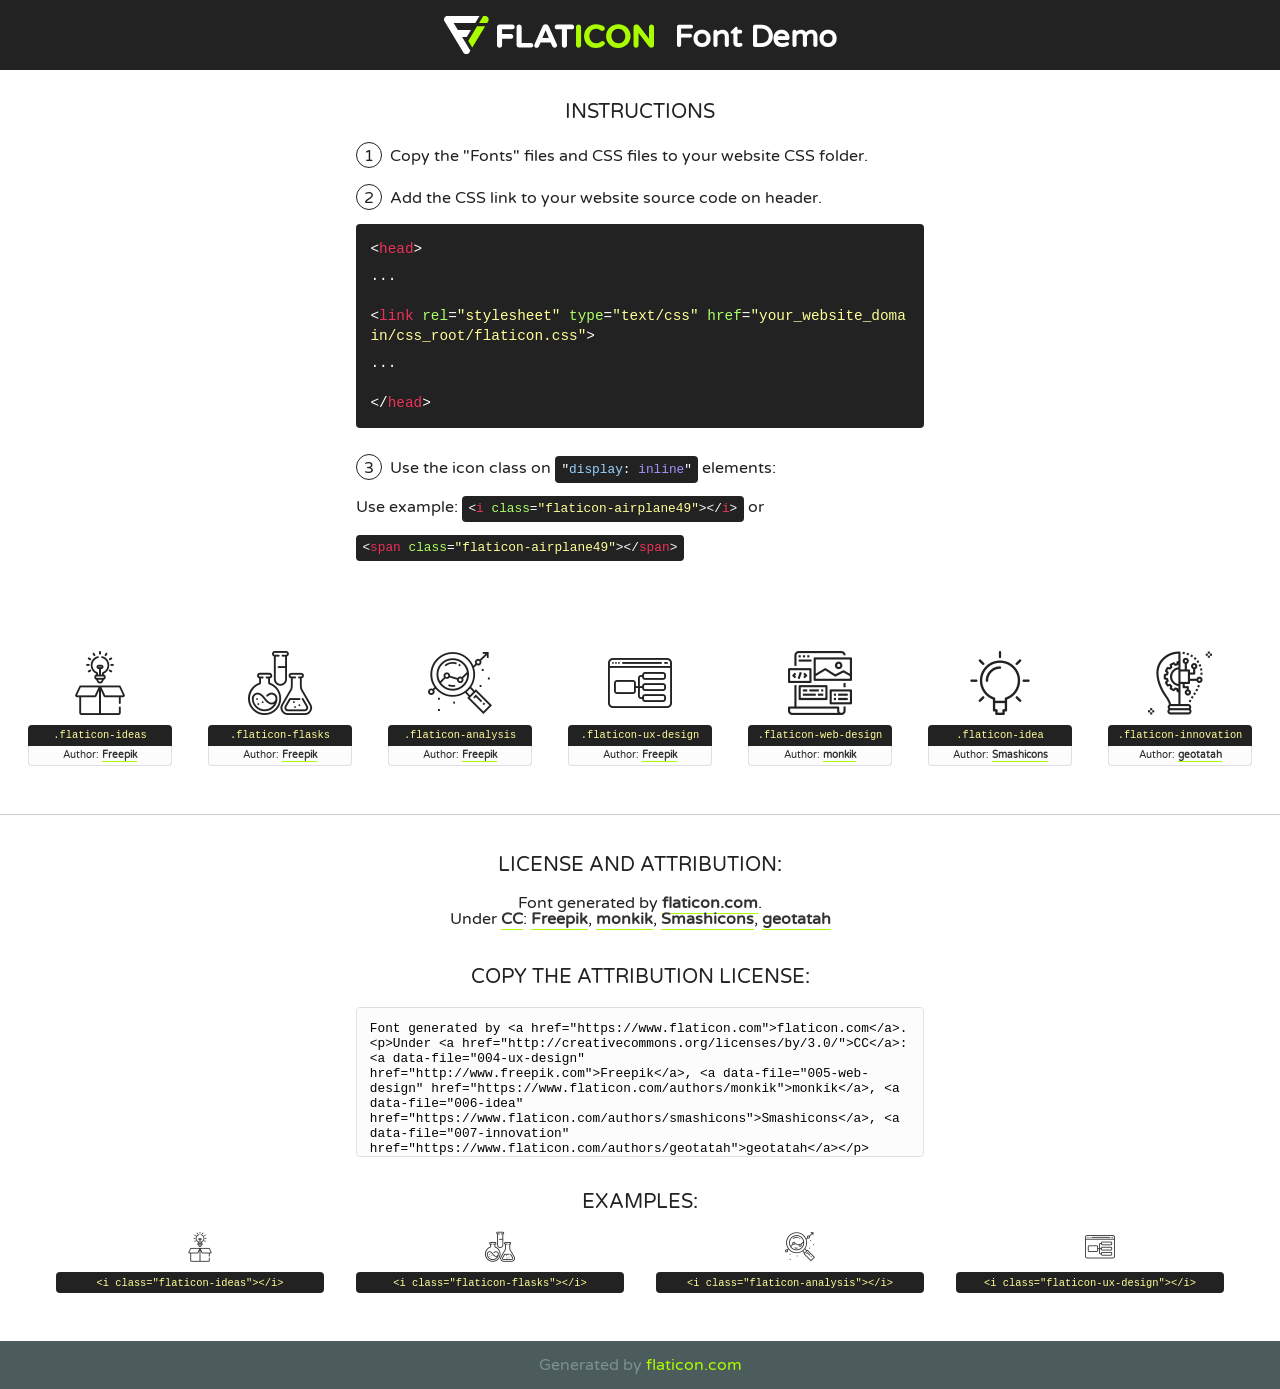
<file: fonts/flaticon/font/flaticon.html>
<!DOCTYPE html>
<!--
  Flaticon icon font: Flaticon
  Creation date: 20/03/2019 02:18
-->
<html>
<!DOCTYPE html>
<html>

<head>
    <title>Flaticon WebFont</title>
    <link href="http://fonts.googleapis.com/css?family=Varela+Round" rel="stylesheet" type="text/css" />
    <link rel="stylesheet" type="text/css" href="flaticon.css">
    <meta charset="UTF-8">
    <style>
    html, body, div, span, applet, object, iframe,
    h1, h2, h3, h4, h5, h6, p, blockquote, pre,
    a, abbr, acronym, address, big, cite, code,
    del, dfn, em, img, ins, kbd, q, s, samp,
    small, strike, strong, sub, sup, tt, var,
    b, u, i, center,
    dl, dt, dd, ol, ul, li,
    fieldset, form, label, legend,
    table, caption, tbody, tfoot, thead, tr, th, td,
    article, aside, canvas, details, embed, 
    figure, figcaption, footer, header, hgroup, 
    menu, nav, output, ruby, section, summary,
    time, mark, audio, video {
        margin: 0;
        padding: 0;
        border: 0;
        font-size: 100%;
        font: inherit;
        vertical-align: baseline;
    }
    /* HTML5 display-role reset for older browsers */
    article, aside, details, figcaption, figure, 
    footer, header, hgroup, menu, nav, section {
        display: block;
    }
    body {
        line-height: 1;
    }
    ol, ul {
        list-style: none;
    }
    blockquote, q {
        quotes: none;
    }
    blockquote:before, blockquote:after,
    q:before, q:after {
        content: '';
        content: none;
    }
    table {
        border-collapse: collapse;
        border-spacing: 0;
    }
    body {
        font-family: 'Varela Round', Helvetica, Arial, sans-serif;
        font-size: 16px;
        color: #222;
    }
    a {
        color: #333;
        border-bottom: 1px solid #a9fd00;
        font-weight: bold;
        text-decoration: none;
    }
    * {
        -moz-box-sizing: border-box;
        -webkit-box-sizing: border-box;
        box-sizing: border-box;
        margin: 0;
        padding: 0;
    }
    [class^="flaticon-"]:before, [class*=" flaticon-"]:before, [class^="flaticon-"]:after, [class*=" flaticon-"]:after {
        font-family: Flaticon;
        font-size: 30px;
        font-style: normal;
        margin-left: 20px;
        color: #333;
    }
    .wrapper {
        max-width: 600px;
        margin: auto;
        padding: 0 1em;
    }
    .title {
        font-size: 1.25em;
        text-align: center;
        margin-bottom: 1em;
        text-transform: uppercase;
    }
    header {
        text-align: center;
        background-color: #222;
        color: #fff;
        padding: 1em;
    }
    header .logo {
        width: 210px;
        height: 38px;
        display: inline-block;
        vertical-align: middle;
        margin-right: 1em;
        border: none;
    }
    header strong {
        font-size: 1.95em;
        font-weight: bold;
        vertical-align: middle;
        margin-top: 5px;
        display: inline-block;
    }
    .demo {
        margin: 2em auto;
        line-height: 1.25em;
    }
    .demo ul li {
        margin-bottom: 1em;
    }
    .demo ul li .num {
        color: #222;
        border-radius: 20px;
        display: inline-block;
        width: 26px;
        padding: 3px;
        height: 26px;
        text-align: center;
        margin-right: 0.5em;
        border: 1px solid #222;
    }
    .demo ul li code {
        background-color: #222;
        border-radius: 4px;
        padding: 0.25em 0.5em;
        display: inline-block;
        color: #fff;
        font-family: Consolas,Monaco,Lucida Console,Liberation Mono,DejaVu Sans Mono,Bitstream Vera Sans Mono,Courier New, monospace;
        font-weight: lighter;
        margin-top: 1em;
        font-size: 0.8em;
        word-break: break-all;
    }
    .demo ul li code.big {
        padding: 1em;
        font-size: 0.9em;
    }
    .demo ul li code .red {
        color: #EF3159;
    }
    .demo ul li code .green {
        color: #ACFF65;
    }
    .demo ul li code .yellow {
        color: #FFFF99;
    }
    .demo ul li code .blue {
        color: #99D3FF;
    }
    .demo ul li code .purple {
        color: #A295FF;
    }
    .demo ul li code .dots {
        margin-top: 0.5em;
        display: block;
    }
    #glyphs {
        border-bottom: 1px solid #ccc;
        padding: 2em 0;
        text-align: center;
    }
    .glyph {
        display: inline-block;
        width: 9em;
        margin: 1em;
        text-align: center;
        vertical-align: top;
        background: #FFF;
    }
    .glyph .glyph-icon {
        padding: 10px;
        display: block;
        font-family:"Flaticon";
        font-size: 64px;
        line-height: 1;
    }
    .glyph .glyph-icon:before {
        font-size: 64px;
        color: #222;
        margin-left: 0;
    }
    .class-name {
        font-size: 0.65em;
        background-color: #222;
        color: #fff;
        border-radius: 4px 4px 0 0;
        padding: 0.5em;
        color: #FFFF99;
        font-family: Consolas,Monaco,Lucida Console,Liberation Mono,DejaVu Sans Mono,Bitstream Vera Sans Mono,Courier New, monospace;
    }
    .author-name {
        font-size: 0.6em;
        background-color: #fcfcfd;
        border: 1px solid #DEDEE4;
        border-top: 0;
        border-radius: 0 0 4px 4px;
        padding: 0.5em;
    }
    .class-name:last-child {
        font-size: 10px;
        color:#888;
    }
    .class-name:last-child a {
        font-size: 10px;
        color:#555;
    }
    .class-name:last-child a:hover {
        color:#a9fd00;
    }
    .glyph > input {
        display: block;
        width: 100px;
        margin: 5px auto;
        text-align: center;
        font-size: 12px;
        cursor: text;
    }
    .glyph > input.icon-input {
        font-family:"Flaticon";
        font-size: 16px;
        margin-bottom: 10px;
    }
    .attribution .title {
        margin-top: 2em;
    }
    .attribution textarea {
        background-color: #fcfcfd;
        padding: 1em;
        border: none;
        box-shadow: none;
        border: 1px solid #DEDEE4;
        border-radius: 4px;
        resize: none;
        width: 100%;
        height: 150px;
        font-size: 0.8em;
        font-family: Consolas,Monaco,Lucida Console,Liberation Mono,DejaVu Sans Mono,Bitstream Vera Sans Mono,Courier New, monospace;
        -webkit-appearance: none;
    }
    .iconsuse {
        margin: 2em auto;
        text-align: center;
        max-width: 1200px;
    }
    .iconsuse:after {
        content: '';
        display: table;
        clear: both;
    }
    .iconsuse .image {
        float: left;
        width: 25%;
        padding: 0 1em;
    }
    .iconsuse .image p {
        margin-bottom: 1em;
    }
    .iconsuse .image span {
        display: block;
        font-size: 0.65em;
        background-color: #222;
        color: #fff;
        border-radius: 4px;
        padding: 0.5em;
        color: #FFFF99;
        margin-top: 1em;
        font-family: Consolas,Monaco,Lucida Console,Liberation Mono,DejaVu Sans Mono,Bitstream Vera Sans Mono,Courier New, monospace;
    }
    #footer {
        text-align: center;
        background-color: #4C5B5C;
        color: #7c9192;
        padding: 1em;
    }
    #footer a {
        border: none;
        color: #a9fd00;
        font-weight: normal;
    }
    @media (max-width: 960px) {
        .iconsuse .image {
            width: 50%;
        }
    }
    @media (max-width: 560px) {
        .iconsuse .image {
            width: 100%;
        }
    }
    </style>
</head>

<body class="characters-off">

    <header>
        <a href="https://www.flaticon.com" target="_blank" class="logo">
            <svg version="1.1" xmlns="http://www.w3.org/2000/svg" xmlns:xlink="http://www.w3.org/1999/xlink" xmlns:a="http://ns.adobe.com/AdobeSVGViewerExtensions/3.0/" viewBox="0 0 560.875 102.036" enable-background="new 0 0 560.875 102.036" xml:space="preserve">
                <defs>
                </defs>
                <g>
                    <g class="letters">
                        <path fill="#ffffff" d="M141.596,29.675c0-3.777,2.985-6.767,6.764-6.767h34.438c3.426,0,6.15,2.728,6.15,6.15
                        c0,3.43-2.724,6.149-6.15,6.149h-27.674v13.091h23.719c3.429,0,6.151,2.724,6.151,6.15c0,3.43-2.723,6.149-6.151,6.149h-23.719
                        v17.574c0,3.773-2.986,6.761-6.764,6.761c-3.779,0-6.764-2.989-6.764-6.761V29.675z"></path>
                        <path fill="#ffffff" d="M193.844,29.149c0-3.781,2.985-6.767,6.764-6.767c3.776,0,6.763,2.985,6.763,6.767v42.957h25.039
                        c3.426,0,6.149,2.726,6.149,6.153c0,3.425-2.723,6.15-6.149,6.15h-31.802c-3.779,0-6.764-2.986-6.764-6.768V29.149z"></path>
                        <path fill="#ffffff" d="M241.891,75.71l21.438-48.407c1.492-3.341,4.215-5.357,7.906-5.357h0.792
                        c3.686,0,6.323,2.017,7.815,5.357l21.439,48.407c0.436,0.967,0.701,1.845,0.701,2.723c0,3.602-2.809,6.501-6.414,6.501
                        c-3.161,0-5.269-1.845-6.499-4.655l-4.132-9.661h-27.059l-4.301,10.102c-1.144,2.631-3.426,4.214-6.237,4.214
                        c-3.517,0-6.24-2.81-6.24-6.325C241.1,77.64,241.451,76.677,241.891,75.71z M279.932,58.666l-8.521-20.297l-8.526,20.297H279.932
                        z"></path>
                        <path fill="#ffffff" d="M314.864,35.387H301.86c-3.429,0-6.239-2.813-6.239-6.238c0-3.429,2.811-6.24,6.239-6.24h39.533
                        c3.426,0,6.237,2.811,6.237,6.24c0,3.425-2.811,6.238-6.237,6.238h-13.001v42.785c0,3.773-2.99,6.761-6.764,6.761
                        c-3.779,0-6.764-2.989-6.764-6.761V35.387z"></path>
                        <path fill="#A9FD00" d="M352.615,29.149c0-3.781,2.985-6.767,6.767-6.767c3.774,0,6.761,2.985,6.761,6.767v49.024
                        c0,3.773-2.987,6.761-6.761,6.761c-3.781,0-6.767-2.989-6.767-6.761V29.149z"></path>
                        <path fill="#A9FD00" d="M374.132,53.836v-0.179c0-17.481,13.178-31.801,32.065-31.801c9.22,0,15.459,2.458,20.557,6.238
                        c1.402,1.054,2.637,2.985,2.637,5.357c0,3.692-2.985,6.59-6.681,6.59c-1.845,0-3.071-0.702-4.044-1.319
                        c-3.776-2.813-7.729-4.393-12.562-4.393c-10.364,0-17.831,8.611-17.831,19.154v0.173c0,10.542,7.291,19.329,17.831,19.329
                        c5.715,0,9.492-1.756,13.359-4.834c1.049-0.874,2.458-1.491,4.039-1.491c3.429,0,6.325,2.813,6.325,6.236
                        c0,2.106-1.056,3.78-2.282,4.834c-5.539,4.834-12.036,7.733-21.878,7.733C387.572,85.464,374.132,71.493,374.132,53.836z"></path>
                        <path fill="#A9FD00" d="M433.009,53.836v-0.179c0-17.481,13.79-31.801,32.766-31.801c18.981,0,32.592,14.143,32.592,31.628v0.173
                        c0,17.483-13.785,31.807-32.769,31.807C446.625,85.464,433.009,71.32,433.009,53.836z M484.224,53.836v-0.179
                        c0-10.539-7.725-19.326-18.626-19.326c-10.893,0-18.449,8.611-18.449,19.154v0.173c0,10.542,7.73,19.329,18.626,19.329
                        C476.676,72.986,484.224,64.378,484.224,53.836z"></path>
                        <path fill="#A9FD00" d="M506.233,29.321c0-3.774,2.99-6.763,6.767-6.763h1.401c3.252,0,5.183,1.583,7.029,3.953l26.093,34.265
                        V29.059c0-3.692,2.99-6.677,6.681-6.677c3.683,0,6.671,2.985,6.671,6.677v48.934c0,3.78-2.987,6.765-6.764,6.765h-0.436
                        c-3.257,0-5.188-1.581-7.034-3.953l-27.056-35.492v32.944c0,3.687-2.985,6.676-6.678,6.676c-3.683,0-6.673-2.989-6.673-6.676
                        V29.321z"></path>
                    </g>
                    <g class="insignia">
                        <path fill="#ffffff" d="M48.372,56.137h12.517l11.156-18.537H37.186L25.688,18.539h57.825L94.668,0H9.271
                        C5.925,0,2.842,1.801,1.198,4.716c-1.644,2.907-1.593,6.482,0.134,9.343l50.38,83.501c1.678,2.781,4.689,4.476,7.938,4.476
                        c3.246,0,6.257-1.695,7.935-4.476l2.898-4.804L48.372,56.137z"></path>
                        <g class="i">
                            <path fill="#A9FD00" d="M93.575,18.539h0.031v0.004l21.652,0.004l2.705-4.488c1.727-2.861,1.778-6.436,0.133-9.343
                            C116.454,1.801,113.371,0,110.026,0h-5.294L93.575,18.539z"></path>
                            <polygon fill="#A9FD00" points="88.291,27.356 64.725,66.486 75.519,84.404 109.942,27.356"></polygon>
                        </g>
                    </g>
                </g>
            </svg>
        </a>
        <strong>Font Demo</strong>
    </header>


    <section class="demo wrapper">

        <p class="title">Instructions</p>

        <ul>
            <li>
                <span class="num">1</span>Copy the "Fonts" files and CSS files to your website CSS folder.
            </li>
            <li>
                <span class="num">2</span>Add the CSS link to your website source code on header.
                <code class="big">
                    &lt;<span class="red">head</span>&gt;
                    <br/><span class="dots">...</span>
                    <br/>&lt;<span class="red">link</span> <span class="green">rel</span>=<span class="yellow">"stylesheet"</span> <span class="green">type</span>=<span class="yellow">"text/css"</span> <span class="green">href</span>=<span class="yellow">"your_website_domain/css_root/flaticon.css"</span>&gt;
                    <br/><span class="dots">...</span>
                    <br/>&lt;/<span class="red">head</span>&gt;
                </code>
            </li>

            <li>
                <p>
                    <span class="num">3</span>Use the icon class on <code>"<span class="blue">display</span>:<span class="purple"> inline</span>"</code> elements:
                    <br />
                    Use example: <code>&lt;<span class="red">i</span> <span class="green">class</span>=<span class="yellow">&quot;flaticon-airplane49&quot;</span>&gt;&lt;/<span class="red">i</span>&gt;</code> or <code>&lt;<span class="red">span</span> <span class="green">class</span>=<span class="yellow">&quot;flaticon-airplane49&quot;</span>&gt;&lt;/<span class="red">span</span>&gt;</code>
            </li>
        </ul>

    </section>




   <section id="glyphs">          
    
      
        <div class="glyph"><div class="glyph-icon flaticon-ideas"></div>
            <div class="class-name">.flaticon-ideas</div>
            <div class="author-name">Author: <a data-file="001-ideas" href="http://www.freepik.com">Freepik</a> </div> 
        </div>        
        
        <div class="glyph"><div class="glyph-icon flaticon-flasks"></div>
            <div class="class-name">.flaticon-flasks</div>
            <div class="author-name">Author: <a data-file="002-flasks" href="http://www.freepik.com">Freepik</a> </div> 
        </div>        
        
        <div class="glyph"><div class="glyph-icon flaticon-analysis"></div>
            <div class="class-name">.flaticon-analysis</div>
            <div class="author-name">Author: <a data-file="003-analysis" href="http://www.freepik.com">Freepik</a> </div> 
        </div>        
        
        <div class="glyph"><div class="glyph-icon flaticon-ux-design"></div>
            <div class="class-name">.flaticon-ux-design</div>
            <div class="author-name">Author: <a data-file="004-ux-design" href="http://www.freepik.com">Freepik</a> </div> 
        </div>        
        
        <div class="glyph"><div class="glyph-icon flaticon-web-design"></div>
            <div class="class-name">.flaticon-web-design</div>
            <div class="author-name">Author: <a data-file="005-web-design" href="https://www.flaticon.com/authors/monkik">monkik</a> </div> 
        </div>        
        
        <div class="glyph"><div class="glyph-icon flaticon-idea"></div>
            <div class="class-name">.flaticon-idea</div>
            <div class="author-name">Author: <a data-file="006-idea" href="https://www.flaticon.com/authors/smashicons">Smashicons</a> </div> 
        </div>        
        
        <div class="glyph"><div class="glyph-icon flaticon-innovation"></div>
            <div class="class-name">.flaticon-innovation</div>
            <div class="author-name">Author: <a data-file="007-innovation" href="https://www.flaticon.com/authors/geotatah">geotatah</a> </div> 
        </div>        
        

    </section>



    <section class="attribution wrapper"   style="text-align:center;">

      <div class="title">License and attribution:</div><div class="attrDiv">Font generated by <a href="https://www.flaticon.com">flaticon.com</a>. <div><p>Under <a href="http://creativecommons.org/licenses/by/3.0/">CC</a>: <a data-file="004-ux-design" href="http://www.freepik.com">Freepik</a>, <a data-file="005-web-design" href="https://www.flaticon.com/authors/monkik">monkik</a>, <a data-file="006-idea" href="https://www.flaticon.com/authors/smashicons">Smashicons</a>, <a data-file="007-innovation" href="https://www.flaticon.com/authors/geotatah">geotatah</a></p>  </div>
      </div>
      <div class="title">Copy the Attribution License:</div>

    <textarea onclick="this.focus();this.select();">Font generated by &lt;a href=&quot;https://www.flaticon.com&quot;&gt;flaticon.com&lt;/a&gt;. <p>Under <a href="http://creativecommons.org/licenses/by/3.0/">CC</a>: <a data-file="004-ux-design" href="http://www.freepik.com">Freepik</a>, <a data-file="005-web-design" href="https://www.flaticon.com/authors/monkik">monkik</a>, <a data-file="006-idea" href="https://www.flaticon.com/authors/smashicons">Smashicons</a>, <a data-file="007-innovation" href="https://www.flaticon.com/authors/geotatah">geotatah</a></p>  
     </textarea>

    </section>

    <section class="iconsuse">

          <div class="title">Examples:</div>            
             
            <div class="image">
                <p>
                    <i class="glyph-icon flaticon-ideas"></i> 
                    <span>&lt;i class=&quot;flaticon-ideas&quot;&gt;&lt;/i&gt;</span>
                </p>
            </div>
            
            <div class="image">
                <p>
                    <i class="glyph-icon flaticon-flasks"></i> 
                    <span>&lt;i class=&quot;flaticon-flasks&quot;&gt;&lt;/i&gt;</span>
                </p>
            </div>
            
            <div class="image">
                <p>
                    <i class="glyph-icon flaticon-analysis"></i> 
                    <span>&lt;i class=&quot;flaticon-analysis&quot;&gt;&lt;/i&gt;</span>
                </p>
            </div>
            
            <div class="image">
                <p>
                    <i class="glyph-icon flaticon-ux-design"></i> 
                    <span>&lt;i class=&quot;flaticon-ux-design&quot;&gt;&lt;/i&gt;</span>
                </p>
            </div>
                       
        </div>
                            
    </section>

<div id="footer">
    <div>Generated by <a href="https://www.flaticon.com">flaticon.com</a>
    </div>
</div>



</body>
</html>
</file>
<file: css/flaticon.css>
/*
  	Flaticon icon font: Flaticon
  	Creation date: 04/01/2019 13:45
  	*/


@font-face {
  font-family: "Flaticon";
  src: url("../fonts/flaticon/font/Flaticon.eot");
  src: url("../fonts/flaticon/font/Flaticon.eot?#iefix") format("embedded-opentype"),
       url("../fonts/flaticon/font/Flaticon.woff") format("woff"),
       url("../fonts/flaticon/font/Flaticon.ttf") format("truetype"),
       url("../fonts/flaticon/font/Flaticon.svg#Flaticon") format("svg");
  font-weight: normal;
  font-style: normal;
}

@media screen and (-webkit-min-device-pixel-ratio:0) {
  @font-face {
    font-family: "Flaticon";
    src: url("../fonts/flaticon/font/Flaticon.svg#Flaticon") format("svg");
  }
}

[class^="flaticon-"]:before, [class*=" flaticon-"]:before,
[class^="flaticon-"]:after, [class*=" flaticon-"]:after {   
  font-family: Flaticon;
  font-style: normal;
  font-weight: normal;
  font-variant: normal;
  text-transform: none;
  line-height: 1;

  /* Better Font Rendering =========== */
  -webkit-font-smoothing: antialiased;
  -moz-osx-font-smoothing: grayscale;
}

.flaticon-ideas:before { content: "\f100"; }
.flaticon-flasks:before { content: "\f101"; }
.flaticon-analysis:before { content: "\f102"; }
.flaticon-ux-design:before { content: "\f103"; }
.flaticon-web-design:before { content: "\f104"; }
.flaticon-idea:before { content: "\f105"; }
.flaticon-innovation:before { content: "\f106"; }
</file>
<file: css/icomoon.css>
@font-face {
  font-family: 'icomoon';
  src:  url('../fonts/icomoon/icomoon.eot?6tt51o');
  src:  url('../fonts/icomoon/icomoon.eot?6tt51o#iefix') format('embedded-opentype'),
    url('../fonts/icomoon/icomoon.ttf?6tt51o') format('truetype'),
    url('../fonts/icomoon/icomoon.woff?6tt51o') format('woff'),
    url('../fonts/icomoon/icomoon.svg?6tt51o#icomoon') format('svg');
  font-weight: normal;
  font-style: normal;
}

[class^="icon-"], [class*=" icon-"] {
  /* use !important to prevent issues with browser extensions that change fonts */
  font-family: 'icomoon' !important;
  speak: none;
  font-style: normal;
  font-weight: normal;
  font-variant: normal;
  text-transform: none;
  line-height: 1;

  /* Better Font Rendering =========== */
  -webkit-font-smoothing: antialiased;
  -moz-osx-font-smoothing: grayscale;
}

.icon-asterisk:before {
  content: "\f069";
}
.icon-plus:before {
  content: "\f067";
}
.icon-question:before {
  content: "\f128";
}
.icon-minus:before {
  content: "\f068";
}
.icon-glass:before {
  content: "\f000";
}
.icon-music:before {
  content: "\f001";
}
.icon-search:before {
  content: "\f002";
}
.icon-envelope-o:before {
  content: "\f003";
}
.icon-heart:before {
  content: "\f004";
}
.icon-star:before {
  content: "\f005";
}
.icon-star-o:before {
  content: "\f006";
}
.icon-user:before {
  content: "\f007";
}
.icon-film:before {
  content: "\f008";
}
.icon-th-large:before {
  content: "\f009";
}
.icon-th:before {
  content: "\f00a";
}
.icon-th-list:before {
  content: "\f00b";
}
.icon-check:before {
  content: "\f00c";
}
.icon-close:before {
  content: "\f00d";
}
.icon-remove:before {
  content: "\f00d";
}
.icon-times:before {
  content: "\f00d";
}
.icon-search-plus:before {
  content: "\f00e";
}
.icon-search-minus:before {
  content: "\f010";
}
.icon-power-off:before {
  content: "\f011";
}
.icon-signal:before {
  content: "\f012";
}
.icon-cog:before {
  content: "\f013";
}
.icon-gear:before {
  content: "\f013";
}
.icon-trash-o:before {
  content: "\f014";
}
.icon-home:before {
  content: "\f015";
}
.icon-file-o:before {
  content: "\f016";
}
.icon-clock-o:before {
  content: "\f017";
}
.icon-road:before {
  content: "\f018";
}
.icon-download:before {
  content: "\f019";
}
.icon-arrow-circle-o-down:before {
  content: "\f01a";
}
.icon-arrow-circle-o-up:before {
  content: "\f01b";
}
.icon-inbox:before {
  content: "\f01c";
}
.icon-play-circle-o:before {
  content: "\f01d";
}
.icon-repeat:before {
  content: "\f01e";
}
.icon-rotate-right:before {
  content: "\f01e";
}
.icon-refresh:before {
  content: "\f021";
}
.icon-list-alt:before {
  content: "\f022";
}
.icon-lock:before {
  content: "\f023";
}
.icon-flag:before {
  content: "\f024";
}
.icon-headphones:before {
  content: "\f025";
}
.icon-volume-off:before {
  content: "\f026";
}
.icon-volume-down:before {
  content: "\f027";
}
.icon-volume-up:before {
  content: "\f028";
}
.icon-qrcode:before {
  content: "\f029";
}
.icon-barcode:before {
  content: "\f02a";
}
.icon-tag:before {
  content: "\f02b";
}
.icon-tags:before {
  content: "\f02c";
}
.icon-book:before {
  content: "\f02d";
}
.icon-bookmark:before {
  content: "\f02e";
}
.icon-print:before {
  content: "\f02f";
}
.icon-camera:before {
  content: "\f030";
}
.icon-font:before {
  content: "\f031";
}
.icon-bold:before {
  content: "\f032";
}
.icon-italic:before {
  content: "\f033";
}
.icon-text-height:before {
  content: "\f034";
}
.icon-text-width:before {
  content: "\f035";
}
.icon-align-left:before {
  content: "\f036";
}
.icon-align-center:before {
  content: "\f037";
}
.icon-align-right:before {
  content: "\f038";
}
.icon-align-justify:before {
  content: "\f039";
}
.icon-list:before {
  content: "\f03a";
}
.icon-dedent:before {
  content: "\f03b";
}
.icon-outdent:before {
  content: "\f03b";
}
.icon-indent:before {
  content: "\f03c";
}
.icon-video-camera:before {
  content: "\f03d";
}
.icon-image:before {
  content: "\f03e";
}
.icon-photo:before {
  content: "\f03e";
}
.icon-picture-o:before {
  content: "\f03e";
}
.icon-pencil:before {
  content: "\f040";
}
.icon-map-marker:before {
  content: "\f041";
}
.icon-adjust:before {
  content: "\f042";
}
.icon-tint:before {
  content: "\f043";
}
.icon-edit:before {
  content: "\f044";
}
.icon-pencil-square-o:before {
  content: "\f044";
}
.icon-share-square-o:before {
  content: "\f045";
}
.icon-check-square-o:before {
  content: "\f046";
}
.icon-arrows:before {
  content: "\f047";
}
.icon-step-backward:before {
  content: "\f048";
}
.icon-fast-backward:before {
  content: "\f049";
}
.icon-backward:before {
  content: "\f04a";
}
.icon-play:before {
  content: "\f04b";
}
.icon-pause:before {
  content: "\f04c";
}
.icon-stop:before {
  content: "\f04d";
}
.icon-forward:before {
  content: "\f04e";
}
.icon-fast-forward:before {
  content: "\f050";
}
.icon-step-forward:before {
  content: "\f051";
}
.icon-eject:before {
  content: "\f052";
}
.icon-chevron-left:before {
  content: "\f053";
}
.icon-chevron-right:before {
  content: "\f054";
}
.icon-plus-circle:before {
  content: "\f055";
}
.icon-minus-circle:before {
  content: "\f056";
}
.icon-times-circle:before {
  content: "\f057";
}
.icon-check-circle:before {
  content: "\f058";
}
.icon-question-circle:before {
  content: "\f059";
}
.icon-info-circle:before {
  content: "\f05a";
}
.icon-crosshairs:before {
  content: "\f05b";
}
.icon-times-circle-o:before {
  content: "\f05c";
}
.icon-check-circle-o:before {
  content: "\f05d";
}
.icon-ban:before {
  content: "\f05e";
}
.icon-arrow-left:before {
  content: "\f060";
}
.icon-arrow-right:before {
  content: "\f061";
}
.icon-arrow-up:before {
  content: "\f062";
}
.icon-arrow-down:before {
  content: "\f063";
}
.icon-mail-forward:before {
  content: "\f064";
}
.icon-share:before {
  content: "\f064";
}
.icon-expand:before {
  content: "\f065";
}
.icon-compress:before {
  content: "\f066";
}
.icon-exclamation-circle:before {
  content: "\f06a";
}
.icon-gift:before {
  content: "\f06b";
}
.icon-leaf:before {
  content: "\f06c";
}
.icon-fire:before {
  content: "\f06d";
}
.icon-eye:before {
  content: "\f06e";
}
.icon-eye-slash:before {
  content: "\f070";
}
.icon-exclamation-triangle:before {
  content: "\f071";
}
.icon-warning:before {
  content: "\f071";
}
.icon-plane:before {
  content: "\f072";
}
.icon-calendar:before {
  content: "\f073";
}
.icon-random:before {
  content: "\f074";
}
.icon-comment:before {
  content: "\f075";
}
.icon-magnet:before {
  content: "\f076";
}
.icon-chevron-up:before {
  content: "\f077";
}
.icon-chevron-down:before {
  content: "\f078";
}
.icon-retweet:before {
  content: "\f079";
}
.icon-shopping-cart:before {
  content: "\f07a";
}
.icon-folder:before {
  content: "\f07b";
}
.icon-folder-open:before {
  content: "\f07c";
}
.icon-arrows-v:before {
  content: "\f07d";
}
.icon-arrows-h:before {
  content: "\f07e";
}
.icon-bar-chart:before {
  content: "\f080";
}
.icon-bar-chart-o:before {
  content: "\f080";
}
.icon-twitter-square:before {
  content: "\f081";
}
.icon-facebook-square:before {
  content: "\f082";
}
.icon-camera-retro:before {
  content: "\f083";
}
.icon-key:before {
  content: "\f084";
}
.icon-cogs:before {
  content: "\f085";
}
.icon-gears:before {
  content: "\f085";
}
.icon-comments:before {
  content: "\f086";
}
.icon-thumbs-o-up:before {
  content: "\f087";
}
.icon-thumbs-o-down:before {
  content: "\f088";
}
.icon-star-half:before {
  content: "\f089";
}
.icon-heart-o:before {
  content: "\f08a";
}
.icon-sign-out:before {
  content: "\f08b";
}
.icon-linkedin-square:before {
  content: "\f08c";
}
.icon-thumb-tack:before {
  content: "\f08d";
}
.icon-external-link:before {
  content: "\f08e";
}
.icon-sign-in:before {
  content: "\f090";
}
.icon-trophy:before {
  content: "\f091";
}
.icon-github-square:before {
  content: "\f092";
}
.icon-upload:before {
  content: "\f093";
}
.icon-lemon-o:before {
  content: "\f094";
}
.icon-phone:before {
  content: "\f095";
}
.icon-square-o:before {
  content: "\f096";
}
.icon-bookmark-o:before {
  content: "\f097";
}
.icon-phone-square:before {
  content: "\f098";
}
.icon-twitter:before {
  content: "\f099";
}
.icon-facebook:before {
  content: "\f09a";
}
.icon-facebook-f:before {
  content: "\f09a";
}
.icon-github:before {
  content: "\f09b";
}
.icon-unlock:before {
  content: "\f09c";
}
.icon-credit-card:before {
  content: "\f09d";
}
.icon-feed:before {
  content: "\f09e";
}
.icon-rss:before {
  content: "\f09e";
}
.icon-hdd-o:before {
  content: "\f0a0";
}
.icon-bullhorn:before {
  content: "\f0a1";
}
.icon-bell-o:before {
  content: "\f0a2";
}
.icon-certificate:before {
  content: "\f0a3";
}
.icon-hand-o-right:before {
  content: "\f0a4";
}
.icon-hand-o-left:before {
  content: "\f0a5";
}
.icon-hand-o-up:before {
  content: "\f0a6";
}
.icon-hand-o-down:before {
  content: "\f0a7";
}
.icon-arrow-circle-left:before {
  content: "\f0a8";
}
.icon-arrow-circle-right:before {
  content: "\f0a9";
}
.icon-arrow-circle-up:before {
  content: "\f0aa";
}
.icon-arrow-circle-down:before {
  content: "\f0ab";
}
.icon-globe:before {
  content: "\f0ac";
}
.icon-wrench:before {
  content: "\f0ad";
}
.icon-tasks:before {
  content: "\f0ae";
}
.icon-filter:before {
  content: "\f0b0";
}
.icon-briefcase:before {
  content: "\f0b1";
}
.icon-arrows-alt:before {
  content: "\f0b2";
}
.icon-group:before {
  content: "\f0c0";
}
.icon-users:before {
  content: "\f0c0";
}
.icon-chain:before {
  content: "\f0c1";
}
.icon-link:before {
  content: "\f0c1";
}
.icon-cloud:before {
  content: "\f0c2";
}
.icon-flask:before {
  content: "\f0c3";
}
.icon-cut:before {
  content: "\f0c4";
}
.icon-scissors:before {
  content: "\f0c4";
}
.icon-copy:before {
  content: "\f0c5";
}
.icon-files-o:before {
  content: "\f0c5";
}
.icon-paperclip:before {
  content: "\f0c6";
}
.icon-floppy-o:before {
  content: "\f0c7";
}
.icon-save:before {
  content: "\f0c7";
}
.icon-square:before {
  content: "\f0c8";
}
.icon-bars:before {
  content: "\f0c9";
}
.icon-navicon:before {
  content: "\f0c9";
}
.icon-reorder:before {
  content: "\f0c9";
}
.icon-list-ul:before {
  content: "\f0ca";
}
.icon-list-ol:before {
  content: "\f0cb";
}
.icon-strikethrough:before {
  content: "\f0cc";
}
.icon-underline:before {
  content: "\f0cd";
}
.icon-table:before {
  content: "\f0ce";
}
.icon-magic:before {
  content: "\f0d0";
}
.icon-truck:before {
  content: "\f0d1";
}
.icon-pinterest:before {
  content: "\f0d2";
}
.icon-pinterest-square:before {
  content: "\f0d3";
}
.icon-google-plus-square:before {
  content: "\f0d4";
}
.icon-google-plus:before {
  content: "\f0d5";
}
.icon-money:before {
  content: "\f0d6";
}
.icon-caret-down:before {
  content: "\f0d7";
}
.icon-caret-up:before {
  content: "\f0d8";
}
.icon-caret-left:before {
  content: "\f0d9";
}
.icon-caret-right:before {
  content: "\f0da";
}
.icon-columns:before {
  content: "\f0db";
}
.icon-sort:before {
  content: "\f0dc";
}
.icon-unsorted:before {
  content: "\f0dc";
}
.icon-sort-desc:before {
  content: "\f0dd";
}
.icon-sort-down:before {
  content: "\f0dd";
}
.icon-sort-asc:before {
  content: "\f0de";
}
.icon-sort-up:before {
  content: "\f0de";
}
.icon-envelope:before {
  content: "\f0e0";
}
.icon-linkedin:before {
  content: "\f0e1";
}
.icon-rotate-left:before {
  content: "\f0e2";
}
.icon-undo:before {
  content: "\f0e2";
}
.icon-gavel:before {
  content: "\f0e3";
}
.icon-legal:before {
  content: "\f0e3";
}
.icon-dashboard:before {
  content: "\f0e4";
}
.icon-tachometer:before {
  content: "\f0e4";
}
.icon-comment-o:before {
  content: "\f0e5";
}
.icon-comments-o:before {
  content: "\f0e6";
}
.icon-bolt:before {
  content: "\f0e7";
}
.icon-flash:before {
  content: "\f0e7";
}
.icon-sitemap:before {
  content: "\f0e8";
}
.icon-umbrella:before {
  content: "\f0e9";
}
.icon-clipboard:before {
  content: "\f0ea";
}
.icon-paste:before {
  content: "\f0ea";
}
.icon-lightbulb-o:before {
  content: "\f0eb";
}
.icon-exchange:before {
  content: "\f0ec";
}
.icon-cloud-download:before {
  content: "\f0ed";
}
.icon-cloud-upload:before {
  content: "\f0ee";
}
.icon-user-md:before {
  content: "\f0f0";
}
.icon-stethoscope:before {
  content: "\f0f1";
}
.icon-suitcase:before {
  content: "\f0f2";
}
.icon-bell:before {
  content: "\f0f3";
}
.icon-coffee:before {
  content: "\f0f4";
}
.icon-cutlery:before {
  content: "\f0f5";
}
.icon-file-text-o:before {
  content: "\f0f6";
}
.icon-building-o:before {
  content: "\f0f7";
}
.icon-hospital-o:before {
  content: "\f0f8";
}
.icon-ambulance:before {
  content: "\f0f9";
}
.icon-medkit:before {
  content: "\f0fa";
}
.icon-fighter-jet:before {
  content: "\f0fb";
}
.icon-beer:before {
  content: "\f0fc";
}
.icon-h-square:before {
  content: "\f0fd";
}
.icon-plus-square:before {
  content: "\f0fe";
}
.icon-angle-double-left:before {
  content: "\f100";
}
.icon-angle-double-right:before {
  content: "\f101";
}
.icon-angle-double-up:before {
  content: "\f102";
}
.icon-angle-double-down:before {
  content: "\f103";
}
.icon-angle-left:before {
  content: "\f104";
}
.icon-angle-right:before {
  content: "\f105";
}
.icon-angle-up:before {
  content: "\f106";
}
.icon-angle-down:before {
  content: "\f107";
}
.icon-desktop:before {
  content: "\f108";
}
.icon-laptop:before {
  content: "\f109";
}
.icon-tablet:before {
  content: "\f10a";
}
.icon-mobile:before {
  content: "\f10b";
}
.icon-mobile-phone:before {
  content: "\f10b";
}
.icon-circle-o:before {
  content: "\f10c";
}
.icon-quote-left:before {
  content: "\f10d";
}
.icon-quote-right:before {
  content: "\f10e";
}
.icon-spinner:before {
  content: "\f110";
}
.icon-circle:before {
  content: "\f111";
}
.icon-mail-reply:before {
  content: "\f112";
}
.icon-reply:before {
  content: "\f112";
}
.icon-github-alt:before {
  content: "\f113";
}
.icon-folder-o:before {
  content: "\f114";
}
.icon-folder-open-o:before {
  content: "\f115";
}
.icon-smile-o:before {
  content: "\f118";
}
.icon-frown-o:before {
  content: "\f119";
}
.icon-meh-o:before {
  content: "\f11a";
}
.icon-gamepad:before {
  content: "\f11b";
}
.icon-keyboard-o:before {
  content: "\f11c";
}
.icon-flag-o:before {
  content: "\f11d";
}
.icon-flag-checkered:before {
  content: "\f11e";
}
.icon-terminal:before {
  content: "\f120";
}
.icon-code:before {
  content: "\f121";
}
.icon-mail-reply-all:before {
  content: "\f122";
}
.icon-reply-all:before {
  content: "\f122";
}
.icon-star-half-empty:before {
  content: "\f123";
}
.icon-star-half-full:before {
  content: "\f123";
}
.icon-star-half-o:before {
  content: "\f123";
}
.icon-location-arrow:before {
  content: "\f124";
}
.icon-crop:before {
  content: "\f125";
}
.icon-code-fork:before {
  content: "\f126";
}
.icon-chain-broken:before {
  content: "\f127";
}
.icon-unlink:before {
  content: "\f127";
}
.icon-info:before {
  content: "\f129";
}
.icon-exclamation:before {
  content: "\f12a";
}
.icon-superscript:before {
  content: "\f12b";
}
.icon-subscript:before {
  content: "\f12c";
}
.icon-eraser:before {
  content: "\f12d";
}
.icon-puzzle-piece:before {
  content: "\f12e";
}
.icon-microphone:before {
  content: "\f130";
}
.icon-microphone-slash:before {
  content: "\f131";
}
.icon-shield:before {
  content: "\f132";
}
.icon-calendar-o:before {
  content: "\f133";
}
.icon-fire-extinguisher:before {
  content: "\f134";
}
.icon-rocket:before {
  content: "\f135";
}
.icon-maxcdn:before {
  content: "\f136";
}
.icon-chevron-circle-left:before {
  content: "\f137";
}
.icon-chevron-circle-right:before {
  content: "\f138";
}
.icon-chevron-circle-up:before {
  content: "\f139";
}
.icon-chevron-circle-down:before {
  content: "\f13a";
}
.icon-html5:before {
  content: "\f13b";
}
.icon-css3:before {
  content: "\f13c";
}
.icon-anchor:before {
  content: "\f13d";
}
.icon-unlock-alt:before {
  content: "\f13e";
}
.icon-bullseye:before {
  content: "\f140";
}
.icon-ellipsis-h:before {
  content: "\f141";
}
.icon-ellipsis-v:before {
  content: "\f142";
}
.icon-rss-square:before {
  content: "\f143";
}
.icon-play-circle:before {
  content: "\f144";
}
.icon-ticket:before {
  content: "\f145";
}
.icon-minus-square:before {
  content: "\f146";
}
.icon-minus-square-o:before {
  content: "\f147";
}
.icon-level-up:before {
  content: "\f148";
}
.icon-level-down:before {
  content: "\f149";
}
.icon-check-square:before {
  content: "\f14a";
}
.icon-pencil-square:before {
  content: "\f14b";
}
.icon-external-link-square:before {
  content: "\f14c";
}
.icon-share-square:before {
  content: "\f14d";
}
.icon-compass:before {
  content: "\f14e";
}
.icon-caret-square-o-down:before {
  content: "\f150";
}
.icon-toggle-down:before {
  content: "\f150";
}
.icon-caret-square-o-up:before {
  content: "\f151";
}
.icon-toggle-up:before {
  content: "\f151";
}
.icon-caret-square-o-right:before {
  content: "\f152";
}
.icon-toggle-right:before {
  content: "\f152";
}
.icon-eur:before {
  content: "\f153";
}
.icon-euro:before {
  content: "\f153";
}
.icon-gbp:before {
  content: "\f154";
}
.icon-dollar:before {
  content: "\f155";
}
.icon-usd:before {
  content: "\f155";
}
.icon-inr:before {
  content: "\f156";
}
.icon-rupee:before {
  content: "\f156";
}
.icon-cny:before {
  content: "\f157";
}
.icon-jpy:before {
  content: "\f157";
}
.icon-rmb:before {
  content: "\f157";
}
.icon-yen:before {
  content: "\f157";
}
.icon-rouble:before {
  content: "\f158";
}
.icon-rub:before {
  content: "\f158";
}
.icon-ruble:before {
  content: "\f158";
}
.icon-krw:before {
  content: "\f159";
}
.icon-won:before {
  content: "\f159";
}
.icon-bitcoin:before {
  content: "\f15a";
}
.icon-btc:before {
  content: "\f15a";
}
.icon-file:before {
  content: "\f15b";
}
.icon-file-text:before {
  content: "\f15c";
}
.icon-sort-alpha-asc:before {
  content: "\f15d";
}
.icon-sort-alpha-desc:before {
  content: "\f15e";
}
.icon-sort-amount-asc:before {
  content: "\f160";
}
.icon-sort-amount-desc:before {
  content: "\f161";
}
.icon-sort-numeric-asc:before {
  content: "\f162";
}
.icon-sort-numeric-desc:before {
  content: "\f163";
}
.icon-thumbs-up:before {
  content: "\f164";
}
.icon-thumbs-down:before {
  content: "\f165";
}
.icon-youtube-square:before {
  content: "\f166";
}
.icon-youtube:before {
  content: "\f167";
}
.icon-xing:before {
  content: "\f168";
}
.icon-xing-square:before {
  content: "\f169";
}
.icon-youtube-play:before {
  content: "\f16a";
}
.icon-dropbox:before {
  content: "\f16b";
}
.icon-stack-overflow:before {
  content: "\f16c";
}
.icon-instagram:before {
  content: "\f16d";
}
.icon-flickr:before {
  content: "\f16e";
}
.icon-adn:before {
  content: "\f170";
}
.icon-bitbucket:before {
  content: "\f171";
}
.icon-bitbucket-square:before {
  content: "\f172";
}
.icon-tumblr:before {
  content: "\f173";
}
.icon-tumblr-square:before {
  content: "\f174";
}
.icon-long-arrow-down:before {
  content: "\f175";
}
.icon-long-arrow-up:before {
  content: "\f176";
}
.icon-long-arrow-left:before {
  content: "\f177";
}
.icon-long-arrow-right:before {
  content: "\f178";
}
.icon-apple:before {
  content: "\f179";
}
.icon-windows:before {
  content: "\f17a";
}
.icon-android:before {
  content: "\f17b";
}
.icon-linux:before {
  content: "\f17c";
}
.icon-dribbble:before {
  content: "\f17d";
}
.icon-skype:before {
  content: "\f17e";
}
.icon-foursquare:before {
  content: "\f180";
}
.icon-trello:before {
  content: "\f181";
}
.icon-female:before {
  content: "\f182";
}
.icon-male:before {
  content: "\f183";
}
.icon-gittip:before {
  content: "\f184";
}
.icon-gratipay:before {
  content: "\f184";
}
.icon-sun-o:before {
  content: "\f185";
}
.icon-moon-o:before {
  content: "\f186";
}
.icon-archive:before {
  content: "\f187";
}
.icon-bug:before {
  content: "\f188";
}
.icon-vk:before {
  content: "\f189";
}
.icon-weibo:before {
  content: "\f18a";
}
.icon-renren:before {
  content: "\f18b";
}
.icon-pagelines:before {
  content: "\f18c";
}
.icon-stack-exchange:before {
  content: "\f18d";
}
.icon-arrow-circle-o-right:before {
  content: "\f18e";
}
.icon-arrow-circle-o-left:before {
  content: "\f190";
}
.icon-caret-square-o-left:before {
  content: "\f191";
}
.icon-toggle-left:before {
  content: "\f191";
}
.icon-dot-circle-o:before {
  content: "\f192";
}
.icon-wheelchair:before {
  content: "\f193";
}
.icon-vimeo-square:before {
  content: "\f194";
}
.icon-try:before {
  content: "\f195";
}
.icon-turkish-lira:before {
  content: "\f195";
}
.icon-plus-square-o:before {
  content: "\f196";
}
.icon-space-shuttle:before {
  content: "\f197";
}
.icon-slack:before {
  content: "\f198";
}
.icon-envelope-square:before {
  content: "\f199";
}
.icon-wordpress:before {
  content: "\f19a";
}
.icon-openid:before {
  content: "\f19b";
}
.icon-bank:before {
  content: "\f19c";
}
.icon-institution:before {
  content: "\f19c";
}
.icon-university:before {
  content: "\f19c";
}
.icon-graduation-cap:before {
  content: "\f19d";
}
.icon-mortar-board:before {
  content: "\f19d";
}
.icon-yahoo:before {
  content: "\f19e";
}
.icon-google:before {
  content: "\f1a0";
}
.icon-reddit:before {
  content: "\f1a1";
}
.icon-reddit-square:before {
  content: "\f1a2";
}
.icon-stumbleupon-circle:before {
  content: "\f1a3";
}
.icon-stumbleupon:before {
  content: "\f1a4";
}
.icon-delicious:before {
  content: "\f1a5";
}
.icon-digg:before {
  content: "\f1a6";
}
.icon-pied-piper-pp:before {
  content: "\f1a7";
}
.icon-pied-piper-alt:before {
  content: "\f1a8";
}
.icon-drupal:before {
  content: "\f1a9";
}
.icon-joomla:before {
  content: "\f1aa";
}
.icon-language:before {
  content: "\f1ab";
}
.icon-fax:before {
  content: "\f1ac";
}
.icon-building:before {
  content: "\f1ad";
}
.icon-child:before {
  content: "\f1ae";
}
.icon-paw:before {
  content: "\f1b0";
}
.icon-spoon:before {
  content: "\f1b1";
}
.icon-cube:before {
  content: "\f1b2";
}
.icon-cubes:before {
  content: "\f1b3";
}
.icon-behance:before {
  content: "\f1b4";
}
.icon-behance-square:before {
  content: "\f1b5";
}
.icon-steam:before {
  content: "\f1b6";
}
.icon-steam-square:before {
  content: "\f1b7";
}
.icon-recycle:before {
  content: "\f1b8";
}
.icon-automobile:before {
  content: "\f1b9";
}
.icon-car:before {
  content: "\f1b9";
}
.icon-cab:before {
  content: "\f1ba";
}
.icon-taxi:before {
  content: "\f1ba";
}
.icon-tree:before {
  content: "\f1bb";
}
.icon-spotify:before {
  content: "\f1bc";
}
.icon-deviantart:before {
  content: "\f1bd";
}
.icon-soundcloud:before {
  content: "\f1be";
}
.icon-database:before {
  content: "\f1c0";
}
.icon-file-pdf-o:before {
  content: "\f1c1";
}
.icon-file-word-o:before {
  content: "\f1c2";
}
.icon-file-excel-o:before {
  content: "\f1c3";
}
.icon-file-powerpoint-o:before {
  content: "\f1c4";
}
.icon-file-image-o:before {
  content: "\f1c5";
}
.icon-file-photo-o:before {
  content: "\f1c5";
}
.icon-file-picture-o:before {
  content: "\f1c5";
}
.icon-file-archive-o:before {
  content: "\f1c6";
}
.icon-file-zip-o:before {
  content: "\f1c6";
}
.icon-file-audio-o:before {
  content: "\f1c7";
}
.icon-file-sound-o:before {
  content: "\f1c7";
}
.icon-file-movie-o:before {
  content: "\f1c8";
}
.icon-file-video-o:before {
  content: "\f1c8";
}
.icon-file-code-o:before {
  content: "\f1c9";
}
.icon-vine:before {
  content: "\f1ca";
}
.icon-codepen:before {
  content: "\f1cb";
}
.icon-jsfiddle:before {
  content: "\f1cc";
}
.icon-life-bouy:before {
  content: "\f1cd";
}
.icon-life-buoy:before {
  content: "\f1cd";
}
.icon-life-ring:before {
  content: "\f1cd";
}
.icon-life-saver:before {
  content: "\f1cd";
}
.icon-support:before {
  content: "\f1cd";
}
.icon-circle-o-notch:before {
  content: "\f1ce";
}
.icon-ra:before {
  content: "\f1d0";
}
.icon-rebel:before {
  content: "\f1d0";
}
.icon-resistance:before {
  content: "\f1d0";
}
.icon-empire:before {
  content: "\f1d1";
}
.icon-ge:before {
  content: "\f1d1";
}
.icon-git-square:before {
  content: "\f1d2";
}
.icon-git:before {
  content: "\f1d3";
}
.icon-hacker-news:before {
  content: "\f1d4";
}
.icon-y-combinator-square:before {
  content: "\f1d4";
}
.icon-yc-square:before {
  content: "\f1d4";
}
.icon-tencent-weibo:before {
  content: "\f1d5";
}
.icon-qq:before {
  content: "\f1d6";
}
.icon-wechat:before {
  content: "\f1d7";
}
.icon-weixin:before {
  content: "\f1d7";
}
.icon-paper-plane:before {
  content: "\f1d8";
}
.icon-send:before {
  content: "\f1d8";
}
.icon-paper-plane-o:before {
  content: "\f1d9";
}
.icon-send-o:before {
  content: "\f1d9";
}
.icon-history:before {
  content: "\f1da";
}
.icon-circle-thin:before {
  content: "\f1db";
}
.icon-header:before {
  content: "\f1dc";
}
.icon-paragraph:before {
  content: "\f1dd";
}
.icon-sliders:before {
  content: "\f1de";
}
.icon-share-alt:before {
  content: "\f1e0";
}
.icon-share-alt-square:before {
  content: "\f1e1";
}
.icon-bomb:before {
  content: "\f1e2";
}
.icon-futbol-o:before {
  content: "\f1e3";
}
.icon-soccer-ball-o:before {
  content: "\f1e3";
}
.icon-tty:before {
  content: "\f1e4";
}
.icon-binoculars:before {
  content: "\f1e5";
}
.icon-plug:before {
  content: "\f1e6";
}
.icon-slideshare:before {
  content: "\f1e7";
}
.icon-twitch:before {
  content: "\f1e8";
}
.icon-yelp:before {
  content: "\f1e9";
}
.icon-newspaper-o:before {
  content: "\f1ea";
}
.icon-wifi:before {
  content: "\f1eb";
}
.icon-calculator:before {
  content: "\f1ec";
}
.icon-paypal:before {
  content: "\f1ed";
}
.icon-google-wallet:before {
  content: "\f1ee";
}
.icon-cc-visa:before {
  content: "\f1f0";
}
.icon-cc-mastercard:before {
  content: "\f1f1";
}
.icon-cc-discover:before {
  content: "\f1f2";
}
.icon-cc-amex:before {
  content: "\f1f3";
}
.icon-cc-paypal:before {
  content: "\f1f4";
}
.icon-cc-stripe:before {
  content: "\f1f5";
}
.icon-bell-slash:before {
  content: "\f1f6";
}
.icon-bell-slash-o:before {
  content: "\f1f7";
}
.icon-trash:before {
  content: "\f1f8";
}
.icon-copyright:before {
  content: "\f1f9";
}
.icon-at:before {
  content: "\f1fa";
}
.icon-eyedropper:before {
  content: "\f1fb";
}
.icon-paint-brush:before {
  content: "\f1fc";
}
.icon-birthday-cake:before {
  content: "\f1fd";
}
.icon-area-chart:before {
  content: "\f1fe";
}
.icon-pie-chart:before {
  content: "\f200";
}
.icon-line-chart:before {
  content: "\f201";
}
.icon-lastfm:before {
  content: "\f202";
}
.icon-lastfm-square:before {
  content: "\f203";
}
.icon-toggle-off:before {
  content: "\f204";
}
.icon-toggle-on:before {
  content: "\f205";
}
.icon-bicycle:before {
  content: "\f206";
}
.icon-bus:before {
  content: "\f207";
}
.icon-ioxhost:before {
  content: "\f208";
}
.icon-angellist:before {
  content: "\f209";
}
.icon-cc:before {
  content: "\f20a";
}
.icon-ils:before {
  content: "\f20b";
}
.icon-shekel:before {
  content: "\f20b";
}
.icon-sheqel:before {
  content: "\f20b";
}
.icon-meanpath:before {
  content: "\f20c";
}
.icon-buysellads:before {
  content: "\f20d";
}
.icon-connectdevelop:before {
  content: "\f20e";
}
.icon-dashcube:before {
  content: "\f210";
}
.icon-forumbee:before {
  content: "\f211";
}
.icon-leanpub:before {
  content: "\f212";
}
.icon-sellsy:before {
  content: "\f213";
}
.icon-shirtsinbulk:before {
  content: "\f214";
}
.icon-simplybuilt:before {
  content: "\f215";
}
.icon-skyatlas:before {
  content: "\f216";
}
.icon-cart-plus:before {
  content: "\f217";
}
.icon-cart-arrow-down:before {
  content: "\f218";
}
.icon-diamond:before {
  content: "\f219";
}
.icon-ship:before {
  content: "\f21a";
}
.icon-user-secret:before {
  content: "\f21b";
}
.icon-motorcycle:before {
  content: "\f21c";
}
.icon-street-view:before {
  content: "\f21d";
}
.icon-heartbeat:before {
  content: "\f21e";
}
.icon-venus:before {
  content: "\f221";
}
.icon-mars:before {
  content: "\f222";
}
.icon-mercury:before {
  content: "\f223";
}
.icon-intersex:before {
  content: "\f224";
}
.icon-transgender:before {
  content: "\f224";
}
.icon-transgender-alt:before {
  content: "\f225";
}
.icon-venus-double:before {
  content: "\f226";
}
.icon-mars-double:before {
  content: "\f227";
}
.icon-venus-mars:before {
  content: "\f228";
}
.icon-mars-stroke:before {
  content: "\f229";
}
.icon-mars-stroke-v:before {
  content: "\f22a";
}
.icon-mars-stroke-h:before {
  content: "\f22b";
}
.icon-neuter:before {
  content: "\f22c";
}
.icon-genderless:before {
  content: "\f22d";
}
.icon-facebook-official:before {
  content: "\f230";
}
.icon-pinterest-p:before {
  content: "\f231";
}
.icon-whatsapp:before {
  content: "\f232";
}
.icon-server:before {
  content: "\f233";
}
.icon-user-plus:before {
  content: "\f234";
}
.icon-user-times:before {
  content: "\f235";
}
.icon-bed:before {
  content: "\f236";
}
.icon-hotel:before {
  content: "\f236";
}
.icon-viacoin:before {
  content: "\f237";
}
.icon-train:before {
  content: "\f238";
}
.icon-subway:before {
  content: "\f239";
}
.icon-medium:before {
  content: "\f23a";
}
.icon-y-combinator:before {
  content: "\f23b";
}
.icon-yc:before {
  content: "\f23b";
}
.icon-optin-monster:before {
  content: "\f23c";
}
.icon-opencart:before {
  content: "\f23d";
}
.icon-expeditedssl:before {
  content: "\f23e";
}
.icon-battery:before {
  content: "\f240";
}
.icon-battery-4:before {
  content: "\f240";
}
.icon-battery-full:before {
  content: "\f240";
}
.icon-battery-3:before {
  content: "\f241";
}
.icon-battery-three-quarters:before {
  content: "\f241";
}
.icon-battery-2:before {
  content: "\f242";
}
.icon-battery-half:before {
  content: "\f242";
}
.icon-battery-1:before {
  content: "\f243";
}
.icon-battery-quarter:before {
  content: "\f243";
}
.icon-battery-0:before {
  content: "\f244";
}
.icon-battery-empty:before {
  content: "\f244";
}
.icon-mouse-pointer:before {
  content: "\f245";
}
.icon-i-cursor:before {
  content: "\f246";
}
.icon-object-group:before {
  content: "\f247";
}
.icon-object-ungroup:before {
  content: "\f248";
}
.icon-sticky-note:before {
  content: "\f249";
}
.icon-sticky-note-o:before {
  content: "\f24a";
}
.icon-cc-jcb:before {
  content: "\f24b";
}
.icon-cc-diners-club:before {
  content: "\f24c";
}
.icon-clone:before {
  content: "\f24d";
}
.icon-balance-scale:before {
  content: "\f24e";
}
.icon-hourglass-o:before {
  content: "\f250";
}
.icon-hourglass-1:before {
  content: "\f251";
}
.icon-hourglass-start:before {
  content: "\f251";
}
.icon-hourglass-2:before {
  content: "\f252";
}
.icon-hourglass-half:before {
  content: "\f252";
}
.icon-hourglass-3:before {
  content: "\f253";
}
.icon-hourglass-end:before {
  content: "\f253";
}
.icon-hourglass:before {
  content: "\f254";
}
.icon-hand-grab-o:before {
  content: "\f255";
}
.icon-hand-rock-o:before {
  content: "\f255";
}
.icon-hand-paper-o:before {
  content: "\f256";
}
.icon-hand-stop-o:before {
  content: "\f256";
}
.icon-hand-scissors-o:before {
  content: "\f257";
}
.icon-hand-lizard-o:before {
  content: "\f258";
}
.icon-hand-spock-o:before {
  content: "\f259";
}
.icon-hand-pointer-o:before {
  content: "\f25a";
}
.icon-hand-peace-o:before {
  content: "\f25b";
}
.icon-trademark:before {
  content: "\f25c";
}
.icon-registered:before {
  content: "\f25d";
}
.icon-creative-commons:before {
  content: "\f25e";
}
.icon-gg:before {
  content: "\f260";
}
.icon-gg-circle:before {
  content: "\f261";
}
.icon-tripadvisor:before {
  content: "\f262";
}
.icon-odnoklassniki:before {
  content: "\f263";
}
.icon-odnoklassniki-square:before {
  content: "\f264";
}
.icon-get-pocket:before {
  content: "\f265";
}
.icon-wikipedia-w:before {
  content: "\f266";
}
.icon-safari:before {
  content: "\f267";
}
.icon-chrome:before {
  content: "\f268";
}
.icon-firefox:before {
  content: "\f269";
}
.icon-opera:before {
  content: "\f26a";
}
.icon-internet-explorer:before {
  content: "\f26b";
}
.icon-television:before {
  content: "\f26c";
}
.icon-tv:before {
  content: "\f26c";
}
.icon-contao:before {
  content: "\f26d";
}
.icon-500px:before {
  content: "\f26e";
}
.icon-amazon:before {
  content: "\f270";
}
.icon-calendar-plus-o:before {
  content: "\f271";
}
.icon-calendar-minus-o:before {
  content: "\f272";
}
.icon-calendar-times-o:before {
  content: "\f273";
}
.icon-calendar-check-o:before {
  content: "\f274";
}
.icon-industry:before {
  content: "\f275";
}
.icon-map-pin:before {
  content: "\f276";
}
.icon-map-signs:before {
  content: "\f277";
}
.icon-map-o:before {
  content: "\f278";
}
.icon-map:before {
  content: "\f279";
}
.icon-commenting:before {
  content: "\f27a";
}
.icon-commenting-o:before {
  content: "\f27b";
}
.icon-houzz:before {
  content: "\f27c";
}
.icon-vimeo:before {
  content: "\f27d";
}
.icon-black-tie:before {
  content: "\f27e";
}
.icon-fonticons:before {
  content: "\f280";
}
.icon-reddit-alien:before {
  content: "\f281";
}
.icon-edge:before {
  content: "\f282";
}
.icon-credit-card-alt:before {
  content: "\f283";
}
.icon-codiepie:before {
  content: "\f284";
}
.icon-modx:before {
  content: "\f285";
}
.icon-fort-awesome:before {
  content: "\f286";
}
.icon-usb:before {
  content: "\f287";
}
.icon-product-hunt:before {
  content: "\f288";
}
.icon-mixcloud:before {
  content: "\f289";
}
.icon-scribd:before {
  content: "\f28a";
}
.icon-pause-circle:before {
  content: "\f28b";
}
.icon-pause-circle-o:before {
  content: "\f28c";
}
.icon-stop-circle:before {
  content: "\f28d";
}
.icon-stop-circle-o:before {
  content: "\f28e";
}
.icon-shopping-bag:before {
  content: "\f290";
}
.icon-shopping-basket:before {
  content: "\f291";
}
.icon-hashtag:before {
  content: "\f292";
}
.icon-bluetooth:before {
  content: "\f293";
}
.icon-bluetooth-b:before {
  content: "\f294";
}
.icon-percent:before {
  content: "\f295";
}
.icon-gitlab:before {
  content: "\f296";
}
.icon-wpbeginner:before {
  content: "\f297";
}
.icon-wpforms:before {
  content: "\f298";
}
.icon-envira:before {
  content: "\f299";
}
.icon-universal-access:before {
  content: "\f29a";
}
.icon-wheelchair-alt:before {
  content: "\f29b";
}
.icon-question-circle-o:before {
  content: "\f29c";
}
.icon-blind:before {
  content: "\f29d";
}
.icon-audio-description:before {
  content: "\f29e";
}
.icon-volume-control-phone:before {
  content: "\f2a0";
}
.icon-braille:before {
  content: "\f2a1";
}
.icon-assistive-listening-systems:before {
  content: "\f2a2";
}
.icon-american-sign-language-interpreting:before {
  content: "\f2a3";
}
.icon-asl-interpreting:before {
  content: "\f2a3";
}
.icon-deaf:before {
  content: "\f2a4";
}
.icon-deafness:before {
  content: "\f2a4";
}
.icon-hard-of-hearing:before {
  content: "\f2a4";
}
.icon-glide:before {
  content: "\f2a5";
}
.icon-glide-g:before {
  content: "\f2a6";
}
.icon-sign-language:before {
  content: "\f2a7";
}
.icon-signing:before {
  content: "\f2a7";
}
.icon-low-vision:before {
  content: "\f2a8";
}
.icon-viadeo:before {
  content: "\f2a9";
}
.icon-viadeo-square:before {
  content: "\f2aa";
}
.icon-snapchat:before {
  content: "\f2ab";
}
.icon-snapchat-ghost:before {
  content: "\f2ac";
}
.icon-snapchat-square:before {
  content: "\f2ad";
}
.icon-pied-piper:before {
  content: "\f2ae";
}
.icon-first-order:before {
  content: "\f2b0";
}
.icon-yoast:before {
  content: "\f2b1";
}
.icon-themeisle:before {
  content: "\f2b2";
}
.icon-google-plus-circle:before {
  content: "\f2b3";
}
.icon-google-plus-official:before {
  content: "\f2b3";
}
.icon-fa:before {
  content: "\f2b4";
}
.icon-font-awesome:before {
  content: "\f2b4";
}
.icon-handshake-o:before {
  content: "\f2b5";
}
.icon-envelope-open:before {
  content: "\f2b6";
}
.icon-envelope-open-o:before {
  content: "\f2b7";
}
.icon-linode:before {
  content: "\f2b8";
}
.icon-address-book:before {
  content: "\f2b9";
}
.icon-address-book-o:before {
  content: "\f2ba";
}
.icon-address-card:before {
  content: "\f2bb";
}
.icon-vcard:before {
  content: "\f2bb";
}
.icon-address-card-o:before {
  content: "\f2bc";
}
.icon-vcard-o:before {
  content: "\f2bc";
}
.icon-user-circle:before {
  content: "\f2bd";
}
.icon-user-circle-o:before {
  content: "\f2be";
}
.icon-user-o:before {
  content: "\f2c0";
}
.icon-id-badge:before {
  content: "\f2c1";
}
.icon-drivers-license:before {
  content: "\f2c2";
}
.icon-id-card:before {
  content: "\f2c2";
}
.icon-drivers-license-o:before {
  content: "\f2c3";
}
.icon-id-card-o:before {
  content: "\f2c3";
}
.icon-quora:before {
  content: "\f2c4";
}
.icon-free-code-camp:before {
  content: "\f2c5";
}
.icon-telegram:before {
  content: "\f2c6";
}
.icon-thermometer:before {
  content: "\f2c7";
}
.icon-thermometer-4:before {
  content: "\f2c7";
}
.icon-thermometer-full:before {
  content: "\f2c7";
}
.icon-thermometer-3:before {
  content: "\f2c8";
}
.icon-thermometer-three-quarters:before {
  content: "\f2c8";
}
.icon-thermometer-2:before {
  content: "\f2c9";
}
.icon-thermometer-half:before {
  content: "\f2c9";
}
.icon-thermometer-1:before {
  content: "\f2ca";
}
.icon-thermometer-quarter:before {
  content: "\f2ca";
}
.icon-thermometer-0:before {
  content: "\f2cb";
}
.icon-thermometer-empty:before {
  content: "\f2cb";
}
.icon-shower:before {
  content: "\f2cc";
}
.icon-bath:before {
  content: "\f2cd";
}
.icon-bathtub:before {
  content: "\f2cd";
}
.icon-s15:before {
  content: "\f2cd";
}
.icon-podcast:before {
  content: "\f2ce";
}
.icon-window-maximize:before {
  content: "\f2d0";
}
.icon-window-minimize:before {
  content: "\f2d1";
}
.icon-window-restore:before {
  content: "\f2d2";
}
.icon-times-rectangle:before {
  content: "\f2d3";
}
.icon-window-close:before {
  content: "\f2d3";
}
.icon-times-rectangle-o:before {
  content: "\f2d4";
}
.icon-window-close-o:before {
  content: "\f2d4";
}
.icon-bandcamp:before {
  content: "\f2d5";
}
.icon-grav:before {
  content: "\f2d6";
}
.icon-etsy:before {
  content: "\f2d7";
}
.icon-imdb:before {
  content: "\f2d8";
}
.icon-ravelry:before {
  content: "\f2d9";
}
.icon-eercast:before {
  content: "\f2da";
}
.icon-microchip:before {
  content: "\f2db";
}
.icon-snowflake-o:before {
  content: "\f2dc";
}
.icon-superpowers:before {
  content: "\f2dd";
}
.icon-wpexplorer:before {
  content: "\f2de";
}
.icon-meetup:before {
  content: "\f2e0";
}
.icon-3d_rotation:before {
  content: "\e84d";
}
.icon-ac_unit:before {
  content: "\eb3b";
}
.icon-alarm:before {
  content: "\e855";
}
.icon-access_alarms:before {
  content: "\e191";
}
.icon-schedule:before {
  content: "\e8b5";
}
.icon-accessibility:before {
  content: "\e84e";
}
.icon-accessible:before {
  content: "\e914";
}
.icon-account_balance:before {
  content: "\e84f";
}
.icon-account_balance_wallet:before {
  content: "\e850";
}
.icon-account_box:before {
  content: "\e851";
}
.icon-account_circle:before {
  content: "\e853";
}
.icon-adb:before {
  content: "\e60e";
}
.icon-add:before {
  content: "\e145";
}
.icon-add_a_photo:before {
  content: "\e439";
}
.icon-alarm_add:before {
  content: "\e856";
}
.icon-add_alert:before {
  content: "\e003";
}
.icon-add_box:before {
  content: "\e146";
}
.icon-add_circle:before {
  content: "\e147";
}
.icon-control_point:before {
  content: "\e3ba";
}
.icon-add_location:before {
  content: "\e567";
}
.icon-add_shopping_cart:before {
  content: "\e854";
}
.icon-queue:before {
  content: "\e03c";
}
.icon-add_to_queue:before {
  content: "\e05c";
}
.icon-adjust2:before {
  content: "\e39e";
}
.icon-airline_seat_flat:before {
  content: "\e630";
}
.icon-airline_seat_flat_angled:before {
  content: "\e631";
}
.icon-airline_seat_individual_suite:before {
  content: "\e632";
}
.icon-airline_seat_legroom_extra:before {
  content: "\e633";
}
.icon-airline_seat_legroom_normal:before {
  content: "\e634";
}
.icon-airline_seat_legroom_reduced:before {
  content: "\e635";
}
.icon-airline_seat_recline_extra:before {
  content: "\e636";
}
.icon-airline_seat_recline_normal:before {
  content: "\e637";
}
.icon-flight:before {
  content: "\e539";
}
.icon-airplanemode_inactive:before {
  content: "\e194";
}
.icon-airplay:before {
  content: "\e055";
}
.icon-airport_shuttle:before {
  content: "\eb3c";
}
.icon-alarm_off:before {
  content: "\e857";
}
.icon-alarm_on:before {
  content: "\e858";
}
.icon-album:before {
  content: "\e019";
}
.icon-all_inclusive:before {
  content: "\eb3d";
}
.icon-all_out:before {
  content: "\e90b";
}
.icon-android2:before {
  content: "\e859";
}
.icon-announcement:before {
  content: "\e85a";
}
.icon-apps:before {
  content: "\e5c3";
}
.icon-archive2:before {
  content: "\e149";
}
.icon-arrow_back:before {
  content: "\e5c4";
}
.icon-arrow_downward:before {
  content: "\e5db";
}
.icon-arrow_drop_down:before {
  content: "\e5c5";
}
.icon-arrow_drop_down_circle:before {
  content: "\e5c6";
}
.icon-arrow_drop_up:before {
  content: "\e5c7";
}
.icon-arrow_forward:before {
  content: "\e5c8";
}
.icon-arrow_upward:before {
  content: "\e5d8";
}
.icon-art_track:before {
  content: "\e060";
}
.icon-aspect_ratio:before {
  content: "\e85b";
}
.icon-poll:before {
  content: "\e801";
}
.icon-assignment:before {
  content: "\e85d";
}
.icon-assignment_ind:before {
  content: "\e85e";
}
.icon-assignment_late:before {
  content: "\e85f";
}
.icon-assignment_return:before {
  content: "\e860";
}
.icon-assignment_returned:before {
  content: "\e861";
}
.icon-assignment_turned_in:before {
  content: "\e862";
}
.icon-assistant:before {
  content: "\e39f";
}
.icon-flag2:before {
  content: "\e153";
}
.icon-attach_file:before {
  content: "\e226";
}
.icon-attach_money:before {
  content: "\e227";
}
.icon-attachment:before {
  content: "\e2bc";
}
.icon-audiotrack:before {
  content: "\e3a1";
}
.icon-autorenew:before {
  content: "\e863";
}
.icon-av_timer:before {
  content: "\e01b";
}
.icon-backspace:before {
  content: "\e14a";
}
.icon-cloud_upload:before {
  content: "\e2c3";
}
.icon-battery_alert:before {
  content: "\e19c";
}
.icon-battery_charging_full:before {
  content: "\e1a3";
}
.icon-battery_std:before {
  content: "\e1a5";
}
.icon-battery_unknown:before {
  content: "\e1a6";
}
.icon-beach_access:before {
  content: "\eb3e";
}
.icon-beenhere:before {
  content: "\e52d";
}
.icon-block:before {
  content: "\e14b";
}
.icon-bluetooth2:before {
  content: "\e1a7";
}
.icon-bluetooth_searching:before {
  content: "\e1aa";
}
.icon-bluetooth_connected:before {
  content: "\e1a8";
}
.icon-bluetooth_disabled:before {
  content: "\e1a9";
}
.icon-blur_circular:before {
  content: "\e3a2";
}
.icon-blur_linear:before {
  content: "\e3a3";
}
.icon-blur_off:before {
  content: "\e3a4";
}
.icon-blur_on:before {
  content: "\e3a5";
}
.icon-class:before {
  content: "\e86e";
}
.icon-turned_in:before {
  content: "\e8e6";
}
.icon-turned_in_not:before {
  content: "\e8e7";
}
.icon-border_all:before {
  content: "\e228";
}
.icon-border_bottom:before {
  content: "\e229";
}
.icon-border_clear:before {
  content: "\e22a";
}
.icon-border_color:before {
  content: "\e22b";
}
.icon-border_horizontal:before {
  content: "\e22c";
}
.icon-border_inner:before {
  content: "\e22d";
}
.icon-border_left:before {
  content: "\e22e";
}
.icon-border_outer:before {
  content: "\e22f";
}
.icon-border_right:before {
  content: "\e230";
}
.icon-border_style:before {
  content: "\e231";
}
.icon-border_top:before {
  content: "\e232";
}
.icon-border_vertical:before {
  content: "\e233";
}
.icon-branding_watermark:before {
  content: "\e06b";
}
.icon-brightness_1:before {
  content: "\e3a6";
}
.icon-brightness_2:before {
  content: "\e3a7";
}
.icon-brightness_3:before {
  content: "\e3a8";
}
.icon-brightness_4:before {
  content: "\e3a9";
}
.icon-brightness_low:before {
  content: "\e1ad";
}
.icon-brightness_medium:before {
  content: "\e1ae";
}
.icon-brightness_high:before {
  content: "\e1ac";
}
.icon-brightness_auto:before {
  content: "\e1ab";
}
.icon-broken_image:before {
  content: "\e3ad";
}
.icon-brush:before {
  content: "\e3ae";
}
.icon-bubble_chart:before {
  content: "\e6dd";
}
.icon-bug_report:before {
  content: "\e868";
}
.icon-build:before {
  content: "\e869";
}
.icon-burst_mode:before {
  content: "\e43c";
}
.icon-domain:before {
  content: "\e7ee";
}
.icon-business_center:before {
  content: "\eb3f";
}
.icon-cached:before {
  content: "\e86a";
}
.icon-cake:before {
  content: "\e7e9";
}
.icon-phone2:before {
  content: "\e0cd";
}
.icon-call_end:before {
  content: "\e0b1";
}
.icon-call_made:before {
  content: "\e0b2";
}
.icon-merge_type:before {
  content: "\e252";
}
.icon-call_missed:before {
  content: "\e0b4";
}
.icon-call_missed_outgoing:before {
  content: "\e0e4";
}
.icon-call_received:before {
  content: "\e0b5";
}
.icon-call_split:before {
  content: "\e0b6";
}
.icon-call_to_action:before {
  content: "\e06c";
}
.icon-camera2:before {
  content: "\e3af";
}
.icon-photo_camera:before {
  content: "\e412";
}
.icon-camera_enhance:before {
  content: "\e8fc";
}
.icon-camera_front:before {
  content: "\e3b1";
}
.icon-camera_rear:before {
  content: "\e3b2";
}
.icon-camera_roll:before {
  content: "\e3b3";
}
.icon-cancel:before {
  content: "\e5c9";
}
.icon-redeem:before {
  content: "\e8b1";
}
.icon-card_membership:before {
  content: "\e8f7";
}
.icon-card_travel:before {
  content: "\e8f8";
}
.icon-casino:before {
  content: "\eb40";
}
.icon-cast:before {
  content: "\e307";
}
.icon-cast_connected:before {
  content: "\e308";
}
.icon-center_focus_strong:before {
  content: "\e3b4";
}
.icon-center_focus_weak:before {
  content: "\e3b5";
}
.icon-change_history:before {
  content: "\e86b";
}
.icon-chat:before {
  content: "\e0b7";
}
.icon-chat_bubble:before {
  content: "\e0ca";
}
.icon-chat_bubble_outline:before {
  content: "\e0cb";
}
.icon-check2:before {
  content: "\e5ca";
}
.icon-check_box:before {
  content: "\e834";
}
.icon-check_box_outline_blank:before {
  content: "\e835";
}
.icon-check_circle:before {
  content: "\e86c";
}
.icon-navigate_before:before {
  content: "\e408";
}
.icon-navigate_next:before {
  content: "\e409";
}
.icon-child_care:before {
  content: "\eb41";
}
.icon-child_friendly:before {
  content: "\eb42";
}
.icon-chrome_reader_mode:before {
  content: "\e86d";
}
.icon-close2:before {
  content: "\e5cd";
}
.icon-clear_all:before {
  content: "\e0b8";
}
.icon-closed_caption:before {
  content: "\e01c";
}
.icon-wb_cloudy:before {
  content: "\e42d";
}
.icon-cloud_circle:before {
  content: "\e2be";
}
.icon-cloud_done:before {
  content: "\e2bf";
}
.icon-cloud_download:before {
  content: "\e2c0";
}
.icon-cloud_off:before {
  content: "\e2c1";
}
.icon-cloud_queue:before {
  content: "\e2c2";
}
.icon-code2:before {
  content: "\e86f";
}
.icon-photo_library:before {
  content: "\e413";
}
.icon-collections_bookmark:before {
  content: "\e431";
}
.icon-palette:before {
  content: "\e40a";
}
.icon-colorize:before {
  content: "\e3b8";
}
.icon-comment2:before {
  content: "\e0b9";
}
.icon-compare:before {
  content: "\e3b9";
}
.icon-compare_arrows:before {
  content: "\e915";
}
.icon-laptop2:before {
  content: "\e31e";
}
.icon-confirmation_number:before {
  content: "\e638";
}
.icon-contact_mail:before {
  content: "\e0d0";
}
.icon-contact_phone:before {
  content: "\e0cf";
}
.icon-contacts:before {
  content: "\e0ba";
}
.icon-content_copy:before {
  content: "\e14d";
}
.icon-content_cut:before {
  content: "\e14e";
}
.icon-content_paste:before {
  content: "\e14f";
}
.icon-control_point_duplicate:before {
  content: "\e3bb";
}
.icon-copyright2:before {
  content: "\e90c";
}
.icon-mode_edit:before {
  content: "\e254";
}
.icon-create_new_folder:before {
  content: "\e2cc";
}
.icon-payment:before {
  content: "\e8a1";
}
.icon-crop2:before {
  content: "\e3be";
}
.icon-crop_16_9:before {
  content: "\e3bc";
}
.icon-crop_3_2:before {
  content: "\e3bd";
}
.icon-crop_landscape:before {
  content: "\e3c3";
}
.icon-crop_7_5:before {
  content: "\e3c0";
}
.icon-crop_din:before {
  content: "\e3c1";
}
.icon-crop_free:before {
  content: "\e3c2";
}
.icon-crop_original:before {
  content: "\e3c4";
}
.icon-crop_portrait:before {
  content: "\e3c5";
}
.icon-crop_rotate:before {
  content: "\e437";
}
.icon-crop_square:before {
  content: "\e3c6";
}
.icon-dashboard2:before {
  content: "\e871";
}
.icon-data_usage:before {
  content: "\e1af";
}
.icon-date_range:before {
  content: "\e916";
}
.icon-dehaze:before {
  content: "\e3c7";
}
.icon-delete:before {
  content: "\e872";
}
.icon-delete_forever:before {
  content: "\e92b";
}
.icon-delete_sweep:before {
  content: "\e16c";
}
.icon-description:before {
  content: "\e873";
}
.icon-desktop_mac:before {
  content: "\e30b";
}
.icon-desktop_windows:before {
  content: "\e30c";
}
.icon-details:before {
  content: "\e3c8";
}
.icon-developer_board:before {
  content: "\e30d";
}
.icon-developer_mode:before {
  content: "\e1b0";
}
.icon-device_hub:before {
  content: "\e335";
}
.icon-phonelink:before {
  content: "\e326";
}
.icon-devices_other:before {
  content: "\e337";
}
.icon-dialer_sip:before {
  content: "\e0bb";
}
.icon-dialpad:before {
  content: "\e0bc";
}
.icon-directions:before {
  content: "\e52e";
}
.icon-directions_bike:before {
  content: "\e52f";
}
.icon-directions_boat:before {
  content: "\e532";
}
.icon-directions_bus:before {
  content: "\e530";
}
.icon-directions_car:before {
  content: "\e531";
}
.icon-directions_railway:before {
  content: "\e534";
}
.icon-directions_run:before {
  content: "\e566";
}
.icon-directions_transit:before {
  content: "\e535";
}
.icon-directions_walk:before {
  content: "\e536";
}
.icon-disc_full:before {
  content: "\e610";
}
.icon-dns:before {
  content: "\e875";
}
.icon-not_interested:before {
  content: "\e033";
}
.icon-do_not_disturb_alt:before {
  content: "\e611";
}
.icon-do_not_disturb_off:before {
  content: "\e643";
}
.icon-remove_circle:before {
  content: "\e15c";
}
.icon-dock:before {
  content: "\e30e";
}
.icon-done:before {
  content: "\e876";
}
.icon-done_all:before {
  content: "\e877";
}
.icon-donut_large:before {
  content: "\e917";
}
.icon-donut_small:before {
  content: "\e918";
}
.icon-drafts:before {
  content: "\e151";
}
.icon-drag_handle:before {
  content: "\e25d";
}
.icon-time_to_leave:before {
  content: "\e62c";
}
.icon-dvr:before {
  content: "\e1b2";
}
.icon-edit_location:before {
  content: "\e568";
}
.icon-eject2:before {
  content: "\e8fb";
}
.icon-markunread:before {
  content: "\e159";
}
.icon-enhanced_encryption:before {
  content: "\e63f";
}
.icon-equalizer:before {
  content: "\e01d";
}
.icon-error:before {
  content: "\e000";
}
.icon-error_outline:before {
  content: "\e001";
}
.icon-euro_symbol:before {
  content: "\e926";
}
.icon-ev_station:before {
  content: "\e56d";
}
.icon-insert_invitation:before {
  content: "\e24f";
}
.icon-event_available:before {
  content: "\e614";
}
.icon-event_busy:before {
  content: "\e615";
}
.icon-event_note:before {
  content: "\e616";
}
.icon-event_seat:before {
  content: "\e903";
}
.icon-exit_to_app:before {
  content: "\e879";
}
.icon-expand_less:before {
  content: "\e5ce";
}
.icon-expand_more:before {
  content: "\e5cf";
}
.icon-explicit:before {
  content: "\e01e";
}
.icon-explore:before {
  content: "\e87a";
}
.icon-exposure:before {
  content: "\e3ca";
}
.icon-exposure_neg_1:before {
  content: "\e3cb";
}
.icon-exposure_neg_2:before {
  content: "\e3cc";
}
.icon-exposure_plus_1:before {
  content: "\e3cd";
}
.icon-exposure_plus_2:before {
  content: "\e3ce";
}
.icon-exposure_zero:before {
  content: "\e3cf";
}
.icon-extension:before {
  content: "\e87b";
}
.icon-face:before {
  content: "\e87c";
}
.icon-fast_forward:before {
  content: "\e01f";
}
.icon-fast_rewind:before {
  content: "\e020";
}
.icon-favorite:before {
  content: "\e87d";
}
.icon-favorite_border:before {
  content: "\e87e";
}
.icon-featured_play_list:before {
  content: "\e06d";
}
.icon-featured_video:before {
  content: "\e06e";
}
.icon-sms_failed:before {
  content: "\e626";
}
.icon-fiber_dvr:before {
  content: "\e05d";
}
.icon-fiber_manual_record:before {
  content: "\e061";
}
.icon-fiber_new:before {
  content: "\e05e";
}
.icon-fiber_pin:before {
  content: "\e06a";
}
.icon-fiber_smart_record:before {
  content: "\e062";
}
.icon-get_app:before {
  content: "\e884";
}
.icon-file_upload:before {
  content: "\e2c6";
}
.icon-filter2:before {
  content: "\e3d3";
}
.icon-filter_1:before {
  content: "\e3d0";
}
.icon-filter_2:before {
  content: "\e3d1";
}
.icon-filter_3:before {
  content: "\e3d2";
}
.icon-filter_4:before {
  content: "\e3d4";
}
.icon-filter_5:before {
  content: "\e3d5";
}
.icon-filter_6:before {
  content: "\e3d6";
}
.icon-filter_7:before {
  content: "\e3d7";
}
.icon-filter_8:before {
  content: "\e3d8";
}
.icon-filter_9:before {
  content: "\e3d9";
}
.icon-filter_9_plus:before {
  content: "\e3da";
}
.icon-filter_b_and_w:before {
  content: "\e3db";
}
.icon-filter_center_focus:before {
  content: "\e3dc";
}
.icon-filter_drama:before {
  content: "\e3dd";
}
.icon-filter_frames:before {
  content: "\e3de";
}
.icon-terrain:before {
  content: "\e564";
}
.icon-filter_list:before {
  content: "\e152";
}
.icon-filter_none:before {
  content: "\e3e0";
}
.icon-filter_tilt_shift:before {
  content: "\e3e2";
}
.icon-filter_vintage:before {
  content: "\e3e3";
}
.icon-find_in_page:before {
  content: "\e880";
}
.icon-find_replace:before {
  content: "\e881";
}
.icon-fingerprint:before {
  content: "\e90d";
}
.icon-first_page:before {
  content: "\e5dc";
}
.icon-fitness_center:before {
  content: "\eb43";
}
.icon-flare:before {
  content: "\e3e4";
}
.icon-flash_auto:before {
  content: "\e3e5";
}
.icon-flash_off:before {
  content: "\e3e6";
}
.icon-flash_on:before {
  content: "\e3e7";
}
.icon-flight_land:before {
  content: "\e904";
}
.icon-flight_takeoff:before {
  content: "\e905";
}
.icon-flip:before {
  content: "\e3e8";
}
.icon-flip_to_back:before {
  content: "\e882";
}
.icon-flip_to_front:before {
  content: "\e883";
}
.icon-folder2:before {
  content: "\e2c7";
}
.icon-folder_open:before {
  content: "\e2c8";
}
.icon-folder_shared:before {
  content: "\e2c9";
}
.icon-folder_special:before {
  content: "\e617";
}
.icon-font_download:before {
  content: "\e167";
}
.icon-format_align_center:before {
  content: "\e234";
}
.icon-format_align_justify:before {
  content: "\e235";
}
.icon-format_align_left:before {
  content: "\e236";
}
.icon-format_align_right:before {
  content: "\e237";
}
.icon-format_bold:before {
  content: "\e238";
}
.icon-format_clear:before {
  content: "\e239";
}
.icon-format_color_fill:before {
  content: "\e23a";
}
.icon-format_color_reset:before {
  content: "\e23b";
}
.icon-format_color_text:before {
  content: "\e23c";
}
.icon-format_indent_decrease:before {
  content: "\e23d";
}
.icon-format_indent_increase:before {
  content: "\e23e";
}
.icon-format_italic:before {
  content: "\e23f";
}
.icon-format_line_spacing:before {
  content: "\e240";
}
.icon-format_list_bulleted:before {
  content: "\e241";
}
.icon-format_list_numbered:before {
  content: "\e242";
}
.icon-format_paint:before {
  content: "\e243";
}
.icon-format_quote:before {
  content: "\e244";
}
.icon-format_shapes:before {
  content: "\e25e";
}
.icon-format_size:before {
  content: "\e245";
}
.icon-format_strikethrough:before {
  content: "\e246";
}
.icon-format_textdirection_l_to_r:before {
  content: "\e247";
}
.icon-format_textdirection_r_to_l:before {
  content: "\e248";
}
.icon-format_underlined:before {
  content: "\e249";
}
.icon-question_answer:before {
  content: "\e8af";
}
.icon-forward2:before {
  content: "\e154";
}
.icon-forward_10:before {
  content: "\e056";
}
.icon-forward_30:before {
  content: "\e057";
}
.icon-forward_5:before {
  content: "\e058";
}
.icon-free_breakfast:before {
  content: "\eb44";
}
.icon-fullscreen:before {
  content: "\e5d0";
}
.icon-fullscreen_exit:before {
  content: "\e5d1";
}
.icon-functions:before {
  content: "\e24a";
}
.icon-g_translate:before {
  content: "\e927";
}
.icon-games:before {
  content: "\e021";
}
.icon-gavel2:before {
  content: "\e90e";
}
.icon-gesture:before {
  content: "\e155";
}
.icon-gif:before {
  content: "\e908";
}
.icon-goat:before {
  content: "\e900";
}
.icon-golf_course:before {
  content: "\eb45";
}
.icon-my_location:before {
  content: "\e55c";
}
.icon-location_searching:before {
  content: "\e1b7";
}
.icon-location_disabled:before {
  content: "\e1b6";
}
.icon-star2:before {
  content: "\e838";
}
.icon-gradient:before {
  content: "\e3e9";
}
.icon-grain:before {
  content: "\e3ea";
}
.icon-graphic_eq:before {
  content: "\e1b8";
}
.icon-grid_off:before {
  content: "\e3eb";
}
.icon-grid_on:before {
  content: "\e3ec";
}
.icon-people:before {
  content: "\e7fb";
}
.icon-group_add:before {
  content: "\e7f0";
}
.icon-group_work:before {
  content: "\e886";
}
.icon-hd:before {
  content: "\e052";
}
.icon-hdr_off:before {
  content: "\e3ed";
}
.icon-hdr_on:before {
  content: "\e3ee";
}
.icon-hdr_strong:before {
  content: "\e3f1";
}
.icon-hdr_weak:before {
  content: "\e3f2";
}
.icon-headset:before {
  content: "\e310";
}
.icon-headset_mic:before {
  content: "\e311";
}
.icon-healing:before {
  content: "\e3f3";
}
.icon-hearing:before {
  content: "\e023";
}
.icon-help:before {
  content: "\e887";
}
.icon-help_outline:before {
  content: "\e8fd";
}
.icon-high_quality:before {
  content: "\e024";
}
.icon-highlight:before {
  content: "\e25f";
}
.icon-highlight_off:before {
  content: "\e888";
}
.icon-restore:before {
  content: "\e8b3";
}
.icon-home2:before {
  content: "\e88a";
}
.icon-hot_tub:before {
  content: "\eb46";
}
.icon-local_hotel:before {
  content: "\e549";
}
.icon-hourglass_empty:before {
  content: "\e88b";
}
.icon-hourglass_full:before {
  content: "\e88c";
}
.icon-http:before {
  content: "\e902";
}
.icon-lock2:before {
  content: "\e897";
}
.icon-photo2:before {
  content: "\e410";
}
.icon-image_aspect_ratio:before {
  content: "\e3f5";
}
.icon-import_contacts:before {
  content: "\e0e0";
}
.icon-import_export:before {
  content: "\e0c3";
}
.icon-important_devices:before {
  content: "\e912";
}
.icon-inbox2:before {
  content: "\e156";
}
.icon-indeterminate_check_box:before {
  content: "\e909";
}
.icon-info2:before {
  content: "\e88e";
}
.icon-info_outline:before {
  content: "\e88f";
}
.icon-input:before {
  content: "\e890";
}
.icon-insert_comment:before {
  content: "\e24c";
}
.icon-insert_drive_file:before {
  content: "\e24d";
}
.icon-tag_faces:before {
  content: "\e420";
}
.icon-link2:before {
  content: "\e157";
}
.icon-invert_colors:before {
  content: "\e891";
}
.icon-invert_colors_off:before {
  content: "\e0c4";
}
.icon-iso:before {
  content: "\e3f6";
}
.icon-keyboard:before {
  content: "\e312";
}
.icon-keyboard_arrow_down:before {
  content: "\e313";
}
.icon-keyboard_arrow_left:before {
  content: "\e314";
}
.icon-keyboard_arrow_right:before {
  content: "\e315";
}
.icon-keyboard_arrow_up:before {
  content: "\e316";
}
.icon-keyboard_backspace:before {
  content: "\e317";
}
.icon-keyboard_capslock:before {
  content: "\e318";
}
.icon-keyboard_hide:before {
  content: "\e31a";
}
.icon-keyboard_return:before {
  content: "\e31b";
}
.icon-keyboard_tab:before {
  content: "\e31c";
}
.icon-keyboard_voice:before {
  content: "\e31d";
}
.icon-kitchen:before {
  content: "\eb47";
}
.icon-label:before {
  content: "\e892";
}
.icon-label_outline:before {
  content: "\e893";
}
.icon-language2:before {
  content: "\e894";
}
.icon-laptop_chromebook:before {
  content: "\e31f";
}
.icon-laptop_mac:before {
  content: "\e320";
}
.icon-laptop_windows:before {
  content: "\e321";
}
.icon-last_page:before {
  content: "\e5dd";
}
.icon-open_in_new:before {
  content: "\e89e";
}
.icon-layers:before {
  content: "\e53b";
}
.icon-layers_clear:before {
  content: "\e53c";
}
.icon-leak_add:before {
  content: "\e3f8";
}
.icon-leak_remove:before {
  content: "\e3f9";
}
.icon-lens:before {
  content: "\e3fa";
}
.icon-library_books:before {
  content: "\e02f";
}
.icon-library_music:before {
  content: "\e030";
}
.icon-lightbulb_outline:before {
  content: "\e90f";
}
.icon-line_style:before {
  content: "\e919";
}
.icon-line_weight:before {
  content: "\e91a";
}
.icon-linear_scale:before {
  content: "\e260";
}
.icon-linked_camera:before {
  content: "\e438";
}
.icon-list2:before {
  content: "\e896";
}
.icon-live_help:before {
  content: "\e0c6";
}
.icon-live_tv:before {
  content: "\e639";
}
.icon-local_play:before {
  content: "\e553";
}
.icon-local_airport:before {
  content: "\e53d";
}
.icon-local_atm:before {
  content: "\e53e";
}
.icon-local_bar:before {
  content: "\e540";
}
.icon-local_cafe:before {
  content: "\e541";
}
.icon-local_car_wash:before {
  content: "\e542";
}
.icon-local_convenience_store:before {
  content: "\e543";
}
.icon-restaurant_menu:before {
  content: "\e561";
}
.icon-local_drink:before {
  content: "\e544";
}
.icon-local_florist:before {
  content: "\e545";
}
.icon-local_gas_station:before {
  content: "\e546";
}
.icon-shopping_cart:before {
  content: "\e8cc";
}
.icon-local_hospital:before {
  content: "\e548";
}
.icon-local_laundry_service:before {
  content: "\e54a";
}
.icon-local_library:before {
  content: "\e54b";
}
.icon-local_mall:before {
  content: "\e54c";
}
.icon-theaters:before {
  content: "\e8da";
}
.icon-local_offer:before {
  content: "\e54e";
}
.icon-local_parking:before {
  content: "\e54f";
}
.icon-local_pharmacy:before {
  content: "\e550";
}
.icon-local_pizza:before {
  content: "\e552";
}
.icon-print2:before {
  content: "\e8ad";
}
.icon-local_shipping:before {
  content: "\e558";
}
.icon-local_taxi:before {
  content: "\e559";
}
.icon-location_city:before {
  content: "\e7f1";
}
.icon-location_off:before {
  content: "\e0c7";
}
.icon-room:before {
  content: "\e8b4";
}
.icon-lock_open:before {
  content: "\e898";
}
.icon-lock_outline:before {
  content: "\e899";
}
.icon-looks:before {
  content: "\e3fc";
}
.icon-looks_3:before {
  content: "\e3fb";
}
.icon-looks_4:before {
  content: "\e3fd";
}
.icon-looks_5:before {
  content: "\e3fe";
}
.icon-looks_6:before {
  content: "\e3ff";
}
.icon-looks_one:before {
  content: "\e400";
}
.icon-looks_two:before {
  content: "\e401";
}
.icon-sync:before {
  content: "\e627";
}
.icon-loupe:before {
  content: "\e402";
}
.icon-low_priority:before {
  content: "\e16d";
}
.icon-loyalty:before {
  content: "\e89a";
}
.icon-mail_outline:before {
  content: "\e0e1";
}
.icon-map2:before {
  content: "\e55b";
}
.icon-markunread_mailbox:before {
  content: "\e89b";
}
.icon-memory:before {
  content: "\e322";
}
.icon-menu:before {
  content: "\e5d2";
}
.icon-message:before {
  content: "\e0c9";
}
.icon-mic:before {
  content: "\e029";
}
.icon-mic_none:before {
  content: "\e02a";
}
.icon-mic_off:before {
  content: "\e02b";
}
.icon-mms:before {
  content: "\e618";
}
.icon-mode_comment:before {
  content: "\e253";
}
.icon-monetization_on:before {
  content: "\e263";
}
.icon-money_off:before {
  content: "\e25c";
}
.icon-monochrome_photos:before {
  content: "\e403";
}
.icon-mood_bad:before {
  content: "\e7f3";
}
.icon-more:before {
  content: "\e619";
}
.icon-more_horiz:before {
  content: "\e5d3";
}
.icon-more_vert:before {
  content: "\e5d4";
}
.icon-motorcycle2:before {
  content: "\e91b";
}
.icon-mouse:before {
  content: "\e323";
}
.icon-move_to_inbox:before {
  content: "\e168";
}
.icon-movie_creation:before {
  content: "\e404";
}
.icon-movie_filter:before {
  content: "\e43a";
}
.icon-multiline_chart:before {
  content: "\e6df";
}
.icon-music_note:before {
  content: "\e405";
}
.icon-music_video:before {
  content: "\e063";
}
.icon-nature:before {
  content: "\e406";
}
.icon-nature_people:before {
  content: "\e407";
}
.icon-navigation:before {
  content: "\e55d";
}
.icon-near_me:before {
  content: "\e569";
}
.icon-network_cell:before {
  content: "\e1b9";
}
.icon-network_check:before {
  content: "\e640";
}
.icon-network_locked:before {
  content: "\e61a";
}
.icon-network_wifi:before {
  content: "\e1ba";
}
.icon-new_releases:before {
  content: "\e031";
}
.icon-next_week:before {
  content: "\e16a";
}
.icon-nfc:before {
  content: "\e1bb";
}
.icon-no_encryption:before {
  content: "\e641";
}
.icon-signal_cellular_no_sim:before {
  content: "\e1ce";
}
.icon-note:before {
  content: "\e06f";
}
.icon-note_add:before {
  content: "\e89c";
}
.icon-notifications:before {
  content: "\e7f4";
}
.icon-notifications_active:before {
  content: "\e7f7";
}
.icon-notifications_none:before {
  content: "\e7f5";
}
.icon-notifications_off:before {
  content: "\e7f6";
}
.icon-notifications_paused:before {
  content: "\e7f8";
}
.icon-offline_pin:before {
  content: "\e90a";
}
.icon-ondemand_video:before {
  content: "\e63a";
}
.icon-opacity:before {
  content: "\e91c";
}
.icon-open_in_browser:before {
  content: "\e89d";
}
.icon-open_with:before {
  content: "\e89f";
}
.icon-pages:before {
  content: "\e7f9";
}
.icon-pageview:before {
  content: "\e8a0";
}
.icon-pan_tool:before {
  content: "\e925";
}
.icon-panorama:before {
  content: "\e40b";
}
.icon-radio_button_unchecked:before {
  content: "\e836";
}
.icon-panorama_horizontal:before {
  content: "\e40d";
}
.icon-panorama_vertical:before {
  content: "\e40e";
}
.icon-panorama_wide_angle:before {
  content: "\e40f";
}
.icon-party_mode:before {
  content: "\e7fa";
}
.icon-pause2:before {
  content: "\e034";
}
.icon-pause_circle_filled:before {
  content: "\e035";
}
.icon-pause_circle_outline:before {
  content: "\e036";
}
.icon-people_outline:before {
  content: "\e7fc";
}
.icon-perm_camera_mic:before {
  content: "\e8a2";
}
.icon-perm_contact_calendar:before {
  content: "\e8a3";
}
.icon-perm_data_setting:before {
  content: "\e8a4";
}
.icon-perm_device_information:before {
  content: "\e8a5";
}
.icon-person_outline:before {
  content: "\e7ff";
}
.icon-perm_media:before {
  content: "\e8a7";
}
.icon-perm_phone_msg:before {
  content: "\e8a8";
}
.icon-perm_scan_wifi:before {
  content: "\e8a9";
}
.icon-person:before {
  content: "\e7fd";
}
.icon-person_add:before {
  content: "\e7fe";
}
.icon-person_pin:before {
  content: "\e55a";
}
.icon-person_pin_circle:before {
  content: "\e56a";
}
.icon-personal_video:before {
  content: "\e63b";
}
.icon-pets:before {
  content: "\e91d";
}
.icon-phone_android:before {
  content: "\e324";
}
.icon-phone_bluetooth_speaker:before {
  content: "\e61b";
}
.icon-phone_forwarded:before {
  content: "\e61c";
}
.icon-phone_in_talk:before {
  content: "\e61d";
}
.icon-phone_iphone:before {
  content: "\e325";
}
.icon-phone_locked:before {
  content: "\e61e";
}
.icon-phone_missed:before {
  content: "\e61f";
}
.icon-phone_paused:before {
  content: "\e620";
}
.icon-phonelink_erase:before {
  content: "\e0db";
}
.icon-phonelink_lock:before {
  content: "\e0dc";
}
.icon-phonelink_off:before {
  content: "\e327";
}
.icon-phonelink_ring:before {
  content: "\e0dd";
}
.icon-phonelink_setup:before {
  content: "\e0de";
}
.icon-photo_album:before {
  content: "\e411";
}
.icon-photo_filter:before {
  content: "\e43b";
}
.icon-photo_size_select_actual:before {
  content: "\e432";
}
.icon-photo_size_select_large:before {
  content: "\e433";
}
.icon-photo_size_select_small:before {
  content: "\e434";
}
.icon-picture_as_pdf:before {
  content: "\e415";
}
.icon-picture_in_picture:before {
  content: "\e8aa";
}
.icon-picture_in_picture_alt:before {
  content: "\e911";
}
.icon-pie_chart:before {
  content: "\e6c4";
}
.icon-pie_chart_outlined:before {
  content: "\e6c5";
}
.icon-pin_drop:before {
  content: "\e55e";
}
.icon-play_arrow:before {
  content: "\e037";
}
.icon-play_circle_filled:before {
  content: "\e038";
}
.icon-play_circle_outline:before {
  content: "\e039";
}
.icon-play_for_work:before {
  content: "\e906";
}
.icon-playlist_add:before {
  content: "\e03b";
}
.icon-playlist_add_check:before {
  content: "\e065";
}
.icon-playlist_play:before {
  content: "\e05f";
}
.icon-plus_one:before {
  content: "\e800";
}
.icon-polymer:before {
  content: "\e8ab";
}
.icon-pool:before {
  content: "\eb48";
}
.icon-portable_wifi_off:before {
  content: "\e0ce";
}
.icon-portrait:before {
  content: "\e416";
}
.icon-power:before {
  content: "\e63c";
}
.icon-power_input:before {
  content: "\e336";
}
.icon-power_settings_new:before {
  content: "\e8ac";
}
.icon-pregnant_woman:before {
  content: "\e91e";
}
.icon-present_to_all:before {
  content: "\e0df";
}
.icon-priority_high:before {
  content: "\e645";
}
.icon-public:before {
  content: "\e80b";
}
.icon-publish:before {
  content: "\e255";
}
.icon-queue_music:before {
  content: "\e03d";
}
.icon-queue_play_next:before {
  content: "\e066";
}
.icon-radio:before {
  content: "\e03e";
}
.icon-radio_button_checked:before {
  content: "\e837";
}
.icon-rate_review:before {
  content: "\e560";
}
.icon-receipt:before {
  content: "\e8b0";
}
.icon-recent_actors:before {
  content: "\e03f";
}
.icon-record_voice_over:before {
  content: "\e91f";
}
.icon-redo:before {
  content: "\e15a";
}
.icon-refresh2:before {
  content: "\e5d5";
}
.icon-remove2:before {
  content: "\e15b";
}
.icon-remove_circle_outline:before {
  content: "\e15d";
}
.icon-remove_from_queue:before {
  content: "\e067";
}
.icon-visibility:before {
  content: "\e8f4";
}
.icon-remove_shopping_cart:before {
  content: "\e928";
}
.icon-reorder2:before {
  content: "\e8fe";
}
.icon-repeat2:before {
  content: "\e040";
}
.icon-repeat_one:before {
  content: "\e041";
}
.icon-replay:before {
  content: "\e042";
}
.icon-replay_10:before {
  content: "\e059";
}
.icon-replay_30:before {
  content: "\e05a";
}
.icon-replay_5:before {
  content: "\e05b";
}
.icon-reply2:before {
  content: "\e15e";
}
.icon-reply_all:before {
  content: "\e15f";
}
.icon-report:before {
  content: "\e160";
}
.icon-warning2:before {
  content: "\e002";
}
.icon-restaurant:before {
  content: "\e56c";
}
.icon-restore_page:before {
  content: "\e929";
}
.icon-ring_volume:before {
  content: "\e0d1";
}
.icon-room_service:before {
  content: "\eb49";
}
.icon-rotate_90_degrees_ccw:before {
  content: "\e418";
}
.icon-rotate_left:before {
  content: "\e419";
}
.icon-rotate_right:before {
  content: "\e41a";
}
.icon-rounded_corner:before {
  content: "\e920";
}
.icon-router:before {
  content: "\e328";
}
.icon-rowing:before {
  content: "\e921";
}
.icon-rss_feed:before {
  content: "\e0e5";
}
.icon-rv_hookup:before {
  content: "\e642";
}
.icon-satellite:before {
  content: "\e562";
}
.icon-save2:before {
  content: "\e161";
}
.icon-scanner:before {
  content: "\e329";
}
.icon-school:before {
  content: "\e80c";
}
.icon-screen_lock_landscape:before {
  content: "\e1be";
}
.icon-screen_lock_portrait:before {
  content: "\e1bf";
}
.icon-screen_lock_rotation:before {
  content: "\e1c0";
}
.icon-screen_rotation:before {
  content: "\e1c1";
}
.icon-screen_share:before {
  content: "\e0e2";
}
.icon-sd_storage:before {
  content: "\e1c2";
}
.icon-search2:before {
  content: "\e8b6";
}
.icon-security:before {
  content: "\e32a";
}
.icon-select_all:before {
  content: "\e162";
}
.icon-send2:before {
  content: "\e163";
}
.icon-sentiment_dissatisfied:before {
  content: "\e811";
}
.icon-sentiment_neutral:before {
  content: "\e812";
}
.icon-sentiment_satisfied:before {
  content: "\e813";
}
.icon-sentiment_very_dissatisfied:before {
  content: "\e814";
}
.icon-sentiment_very_satisfied:before {
  content: "\e815";
}
.icon-settings:before {
  content: "\e8b8";
}
.icon-settings_applications:before {
  content: "\e8b9";
}
.icon-settings_backup_restore:before {
  content: "\e8ba";
}
.icon-settings_bluetooth:before {
  content: "\e8bb";
}
.icon-settings_brightness:before {
  content: "\e8bd";
}
.icon-settings_cell:before {
  content: "\e8bc";
}
.icon-settings_ethernet:before {
  content: "\e8be";
}
.icon-settings_input_antenna:before {
  content: "\e8bf";
}
.icon-settings_input_composite:before {
  content: "\e8c1";
}
.icon-settings_input_hdmi:before {
  content: "\e8c2";
}
.icon-settings_input_svideo:before {
  content: "\e8c3";
}
.icon-settings_overscan:before {
  content: "\e8c4";
}
.icon-settings_phone:before {
  content: "\e8c5";
}
.icon-settings_power:before {
  content: "\e8c6";
}
.icon-settings_remote:before {
  content: "\e8c7";
}
.icon-settings_system_daydream:before {
  content: "\e1c3";
}
.icon-settings_voice:before {
  content: "\e8c8";
}
.icon-share2:before {
  content: "\e80d";
}
.icon-shop:before {
  content: "\e8c9";
}
.icon-shop_two:before {
  content: "\e8ca";
}
.icon-shopping_basket:before {
  content: "\e8cb";
}
.icon-short_text:before {
  content: "\e261";
}
.icon-show_chart:before {
  content: "\e6e1";
}
.icon-shuffle:before {
  content: "\e043";
}
.icon-signal_cellular_4_bar:before {
  content: "\e1c8";
}
.icon-signal_cellular_connected_no_internet_4_bar:before {
  content: "\e1cd";
}
.icon-signal_cellular_null:before {
  content: "\e1cf";
}
.icon-signal_cellular_off:before {
  content: "\e1d0";
}
.icon-signal_wifi_4_bar:before {
  content: "\e1d8";
}
.icon-signal_wifi_4_bar_lock:before {
  content: "\e1d9";
}
.icon-signal_wifi_off:before {
  content: "\e1da";
}
.icon-sim_card:before {
  content: "\e32b";
}
.icon-sim_card_alert:before {
  content: "\e624";
}
.icon-skip_next:before {
  content: "\e044";
}
.icon-skip_previous:before {
  content: "\e045";
}
.icon-slideshow:before {
  content: "\e41b";
}
.icon-slow_motion_video:before {
  content: "\e068";
}
.icon-stay_primary_portrait:before {
  content: "\e0d6";
}
.icon-smoke_free:before {
  content: "\eb4a";
}
.icon-smoking_rooms:before {
  content: "\eb4b";
}
.icon-textsms:before {
  content: "\e0d8";
}
.icon-snooze:before {
  content: "\e046";
}
.icon-sort2:before {
  content: "\e164";
}
.icon-sort_by_alpha:before {
  content: "\e053";
}
.icon-spa:before {
  content: "\eb4c";
}
.icon-space_bar:before {
  content: "\e256";
}
.icon-speaker:before {
  content: "\e32d";
}
.icon-speaker_group:before {
  content: "\e32e";
}
.icon-speaker_notes:before {
  content: "\e8cd";
}
.icon-speaker_notes_off:before {
  content: "\e92a";
}
.icon-speaker_phone:before {
  content: "\e0d2";
}
.icon-spellcheck:before {
  content: "\e8ce";
}
.icon-star_border:before {
  content: "\e83a";
}
.icon-star_half:before {
  content: "\e839";
}
.icon-stars:before {
  content: "\e8d0";
}
.icon-stay_primary_landscape:before {
  content: "\e0d5";
}
.icon-stop2:before {
  content: "\e047";
}
.icon-stop_screen_share:before {
  content: "\e0e3";
}
.icon-storage:before {
  content: "\e1db";
}
.icon-store_mall_directory:before {
  content: "\e563";
}
.icon-straighten:before {
  content: "\e41c";
}
.icon-streetview:before {
  content: "\e56e";
}
.icon-strikethrough_s:before {
  content: "\e257";
}
.icon-style:before {
  content: "\e41d";
}
.icon-subdirectory_arrow_left:before {
  content: "\e5d9";
}
.icon-subdirectory_arrow_right:before {
  content: "\e5da";
}
.icon-subject:before {
  content: "\e8d2";
}
.icon-subscriptions:before {
  content: "\e064";
}
.icon-subtitles:before {
  content: "\e048";
}
.icon-subway2:before {
  content: "\e56f";
}
.icon-supervisor_account:before {
  content: "\e8d3";
}
.icon-surround_sound:before {
  content: "\e049";
}
.icon-swap_calls:before {
  content: "\e0d7";
}
.icon-swap_horiz:before {
  content: "\e8d4";
}
.icon-swap_vert:before {
  content: "\e8d5";
}
.icon-swap_vertical_circle:before {
  content: "\e8d6";
}
.icon-switch_camera:before {
  content: "\e41e";
}
.icon-switch_video:before {
  content: "\e41f";
}
.icon-sync_disabled:before {
  content: "\e628";
}
.icon-sync_problem:before {
  content: "\e629";
}
.icon-system_update:before {
  content: "\e62a";
}
.icon-system_update_alt:before {
  content: "\e8d7";
}
.icon-tab:before {
  content: "\e8d8";
}
.icon-tab_unselected:before {
  content: "\e8d9";
}
.icon-tablet2:before {
  content: "\e32f";
}
.icon-tablet_android:before {
  content: "\e330";
}
.icon-tablet_mac:before {
  content: "\e331";
}
.icon-tap_and_play:before {
  content: "\e62b";
}
.icon-text_fields:before {
  content: "\e262";
}
.icon-text_format:before {
  content: "\e165";
}
.icon-texture:before {
  content: "\e421";
}
.icon-thumb_down:before {
  content: "\e8db";
}
.icon-thumb_up:before {
  content: "\e8dc";
}
.icon-thumbs_up_down:before {
  content: "\e8dd";
}
.icon-timelapse:before {
  content: "\e422";
}
.icon-timeline:before {
  content: "\e922";
}
.icon-timer:before {
  content: "\e425";
}
.icon-timer_10:before {
  content: "\e423";
}
.icon-timer_3:before {
  content: "\e424";
}
.icon-timer_off:before {
  content: "\e426";
}
.icon-title:before {
  content: "\e264";
}
.icon-toc:before {
  content: "\e8de";
}
.icon-today:before {
  content: "\e8df";
}
.icon-toll:before {
  content: "\e8e0";
}
.icon-tonality:before {
  content: "\e427";
}
.icon-touch_app:before {
  content: "\e913";
}
.icon-toys:before {
  content: "\e332";
}
.icon-track_changes:before {
  content: "\e8e1";
}
.icon-traffic:before {
  content: "\e565";
}
.icon-train2:before {
  content: "\e570";
}
.icon-tram:before {
  content: "\e571";
}
.icon-transfer_within_a_station:before {
  content: "\e572";
}
.icon-transform:before {
  content: "\e428";
}
.icon-translate:before {
  content: "\e8e2";
}
.icon-trending_down:before {
  content: "\e8e3";
}
.icon-trending_flat:before {
  content: "\e8e4";
}
.icon-trending_up:before {
  content: "\e8e5";
}
.icon-tune:before {
  content: "\e429";
}
.icon-tv2:before {
  content: "\e333";
}
.icon-unarchive:before {
  content: "\e169";
}
.icon-undo2:before {
  content: "\e166";
}
.icon-unfold_less:before {
  content: "\e5d6";
}
.icon-unfold_more:before {
  content: "\e5d7";
}
.icon-update:before {
  content: "\e923";
}
.icon-usb2:before {
  content: "\e1e0";
}
.icon-verified_user:before {
  content: "\e8e8";
}
.icon-vertical_align_bottom:before {
  content: "\e258";
}
.icon-vertical_align_center:before {
  content: "\e259";
}
.icon-vertical_align_top:before {
  content: "\e25a";
}
.icon-vibration:before {
  content: "\e62d";
}
.icon-video_call:before {
  content: "\e070";
}
.icon-video_label:before {
  content: "\e071";
}
.icon-video_library:before {
  content: "\e04a";
}
.icon-videocam:before {
  content: "\e04b";
}
.icon-videocam_off:before {
  content: "\e04c";
}
.icon-videogame_asset:before {
  content: "\e338";
}
.icon-view_agenda:before {
  content: "\e8e9";
}
.icon-view_array:before {
  content: "\e8ea";
}
.icon-view_carousel:before {
  content: "\e8eb";
}
.icon-view_column:before {
  content: "\e8ec";
}
.icon-view_comfy:before {
  content: "\e42a";
}
.icon-view_compact:before {
  content: "\e42b";
}
.icon-view_day:before {
  content: "\e8ed";
}
.icon-view_headline:before {
  content: "\e8ee";
}
.icon-view_list:before {
  content: "\e8ef";
}
.icon-view_module:before {
  content: "\e8f0";
}
.icon-view_quilt:before {
  content: "\e8f1";
}
.icon-view_stream:before {
  content: "\e8f2";
}
.icon-view_week:before {
  content: "\e8f3";
}
.icon-vignette:before {
  content: "\e435";
}
.icon-visibility_off:before {
  content: "\e8f5";
}
.icon-voice_chat:before {
  content: "\e62e";
}
.icon-voicemail:before {
  content: "\e0d9";
}
.icon-volume_down:before {
  content: "\e04d";
}
.icon-volume_mute:before {
  content: "\e04e";
}
.icon-volume_off:before {
  content: "\e04f";
}
.icon-volume_up:before {
  content: "\e050";
}
.icon-vpn_key:before {
  content: "\e0da";
}
.icon-vpn_lock:before {
  content: "\e62f";
}
.icon-wallpaper:before {
  content: "\e1bc";
}
.icon-watch:before {
  content: "\e334";
}
.icon-watch_later:before {
  content: "\e924";
}
.icon-wb_auto:before {
  content: "\e42c";
}
.icon-wb_incandescent:before {
  content: "\e42e";
}
.icon-wb_iridescent:before {
  content: "\e436";
}
.icon-wb_sunny:before {
  content: "\e430";
}
.icon-wc:before {
  content: "\e63d";
}
.icon-web:before {
  content: "\e051";
}
.icon-web_asset:before {
  content: "\e069";
}
.icon-weekend:before {
  content: "\e16b";
}
.icon-whatshot:before {
  content: "\e80e";
}
.icon-widgets:before {
  content: "\e1bd";
}
.icon-wifi2:before {
  content: "\e63e";
}
.icon-wifi_lock:before {
  content: "\e1e1";
}
.icon-wifi_tethering:before {
  content: "\e1e2";
}
.icon-work:before {
  content: "\e8f9";
}
.icon-wrap_text:before {
  content: "\e25b";
}
.icon-youtube_searched_for:before {
  content: "\e8fa";
}
.icon-zoom_in:before {
  content: "\e8ff";
}
.icon-zoom_out:before {
  content: "\e901";
}
.icon-zoom_out_map:before {
  content: "\e56b";
}
</file>
<file: fonts/flaticon/font/flaticon.css>
/*
  	Flaticon icon font: Flaticon
  	Creation date: 20/03/2019 02:18
  	*/

@font-face {
  font-family: "Flaticon";
  src: url("./Flaticon.eot");
  src: url("./Flaticon.eot?#iefix") format("embedded-opentype"),
       url("./Flaticon.woff2") format("woff2"),
       url("./Flaticon.woff") format("woff"),
       url("./Flaticon.ttf") format("truetype"),
       url("./Flaticon.svg#Flaticon") format("svg");
  font-weight: normal;
  font-style: normal;
}

@media screen and (-webkit-min-device-pixel-ratio:0) {
  @font-face {
    font-family: "Flaticon";
    src: url("./Flaticon.svg#Flaticon") format("svg");
  }
}

[class^="flaticon-"]:before, [class*=" flaticon-"]:before,
[class^="flaticon-"]:after, [class*=" flaticon-"]:after {   
  font-family: Flaticon;
        font-size: 20px;
font-style: normal;
margin-left: 20px;
}

.flaticon-ideas:before { content: "\f100"; }
.flaticon-flasks:before { content: "\f101"; }
.flaticon-analysis:before { content: "\f102"; }
.flaticon-ux-design:before { content: "\f103"; }
.flaticon-web-design:before { content: "\f104"; }
.flaticon-idea:before { content: "\f105"; }
.flaticon-innovation:before { content: "\f106"; }
</file>
